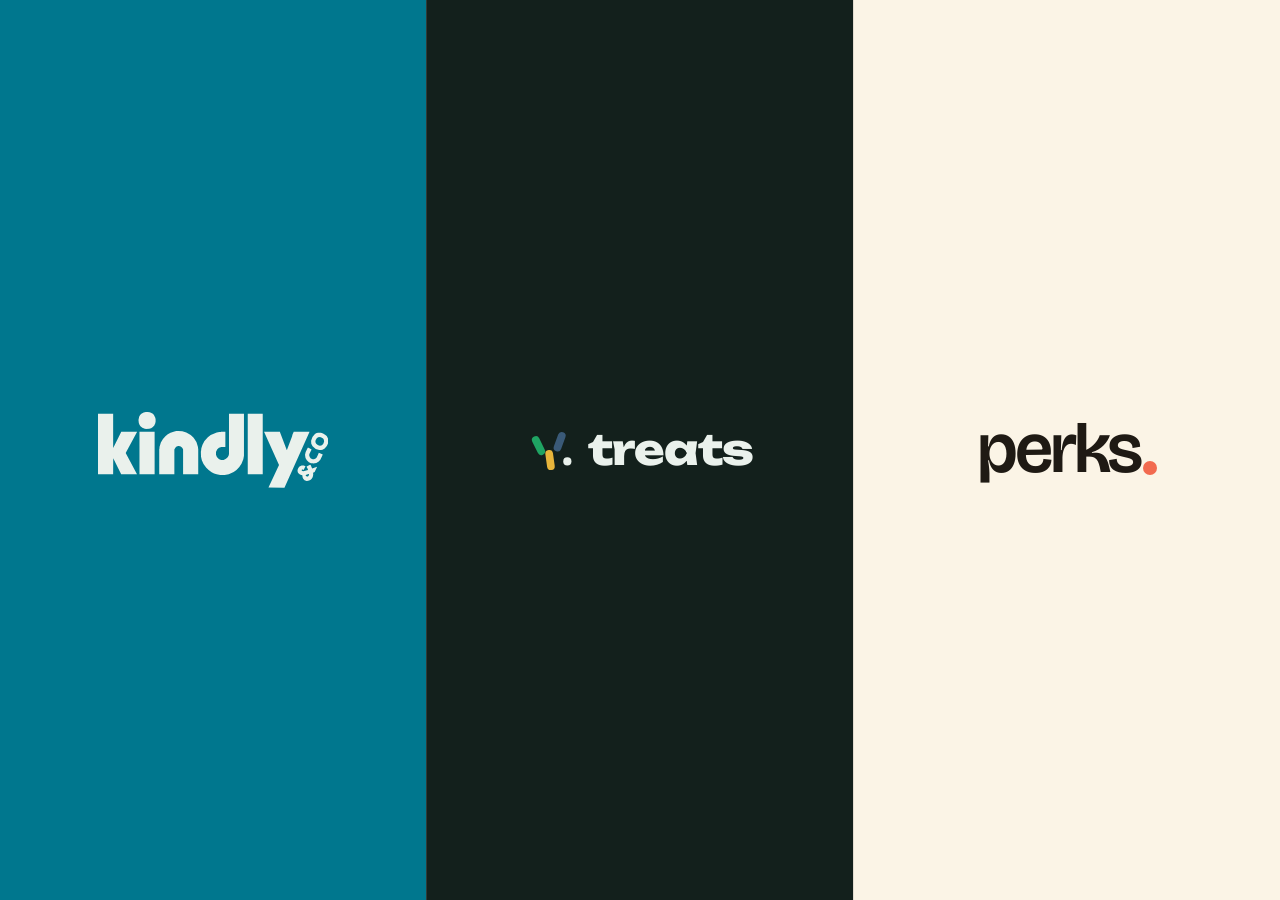
<file: index.html>
<!DOCTYPE html>
<html lang="en">
<head>
  <meta charset="UTF-8">
  <meta name="viewport" content="width=device-width, initial-scale=1.0">
  <title>Treats Group</title>
  <link rel="preconnect" href="https://fonts.googleapis.com">
  <link rel="preconnect" href="https://fonts.gstatic.com" crossorigin>
  <link href="https://fonts.googleapis.com/css2?family=Bricolage+Grotesque:wght@600&family=Unbounded:wght@800&display=block" rel="stylesheet">
  <style>
    *, *::before, *::after { box-sizing: border-box; margin: 0; padding: 0; }

    html, body {
      height: 100%;
      overflow: hidden;
    }

    .hub {
      display: flex;
      height: 100dvh;
    }

    .panel {
      flex: 1;
      display: flex;
      align-items: center;
      justify-content: center;
      text-decoration: none;
      cursor: pointer;
      position: relative;
      overflow: hidden;
      transition: flex 0.4s cubic-bezier(0.4, 0, 0.2, 1);
    }

    .panel::after {
      content: '';
      position: absolute;
      inset: 0;
      opacity: 0;
      transition: opacity 0.3s ease;
    }

    .panel--kindly  { background: #00778E; }
    .panel--treats  { background: #13201C; }
    .panel--perks   { background: #fbf4e6; }

    .panel--kindly::after  { background: rgba(255,255,255,0.08); }
    .panel--treats::after  { background: rgba(255,255,255,0.06); }
    .panel--perks::after   { background: rgba(0,0,0,0.06); }

    .panel:hover { flex: 1.35; }
    .panel:hover::after { opacity: 1; }

    .panel__logo {
      position: relative;
      z-index: 1;
      width: clamp(140px, 18vw, 260px);
      transition: transform 0.35s cubic-bezier(0.4, 0, 0.2, 1);
    }

    .panel:hover .panel__logo {
      transform: scale(1.05);
    }

    /* Inline SVG sizing */
    .panel__logo svg {
      width: 100%;
      height: auto;
      display: block;
    }

    /* Perks logo — HTML/CSS text with em-based dot */
    .panel--perks .panel__logo {
      width: auto;
    }
    .perks-logo {
      font-family: 'Bricolage Grotesque', system-ui, sans-serif;
      font-weight: 600;
      letter-spacing: -0.045em;
      line-height: 0.82;
      font-feature-settings: "ss01";
      color: #1f1a14;
      display: inline-flex;
      align-items: flex-end;
      white-space: nowrap;
      font-size: clamp(52px, 5.5vw, 82px);
    }
    .perks-logo .dot {
      width: 0.2em;
      height: 0.2em;
      border-radius: 50%;
      background: #f26a4f;
      margin-left: 0.035em;
      margin-bottom: 0.06em;
      flex: none;
    }

    /* Dividers */
    .panel + .panel {
      border-left: 1px solid rgba(255,255,255,0.12);
    }
    .panel--perks {
      border-left: 1px solid rgba(0,0,0,0.1) !important;
    }

    /* Mobile: stack vertically */
    @media (max-width: 767px) {
      html, body { overflow: auto; }

      .hub {
        flex-direction: column;
        height: auto;
        min-height: 100dvh;
      }

      .panel {
        flex: none;
        height: 33.33dvh;
        min-height: 200px;
        transition: none;
      }

      .panel:hover { flex: none; }

      .panel + .panel {
        border-left: none;
        border-top: 1px solid rgba(255,255,255,0.12);
      }
      .panel--perks {
        border-left: none !important;
        border-top: 1px solid rgba(0,0,0,0.1) !important;
      }

      .panel__logo {
        width: clamp(120px, 40vw, 220px);
      }
    }
  </style>
</head>
<body>
  <div class="hub">

    <!-- KINDLY -->
    <a class="panel panel--kindly" href="kindly-brand-guidelines/" aria-label="Kindly brand guidelines">
      <div class="panel__logo">
        <svg xmlns="http://www.w3.org/2000/svg" viewBox="0 0 4350 1428" role="img" aria-label="Kindly">
          <path d="M 902.6 0.0 Q 1013.9 -5.6 1056.4 57.5 L 1081.3 107.2 L 1087.5 138.3 L 1087.5 178.7 L 1081.3 212.8 L 1062.6 253.2 L 1030.0 289.0 Q 1005.1 309.1 967.9 316.9 L 902.6 320.0 Q 898.7 313.0 884.0 316.9 L 837.4 298.3 L 801.6 268.8 Q 780.6 244.8 770.6 209.7 L 764.4 150.7 L 776.8 91.7 Q 791.2 56.4 818.7 34.2 L 862.2 9.3 L 902.6 0.0 Z M 0.0 34.2 L 285.9 34.2 L 285.9 675.8 L 289.0 675.8 L 439.7 372.9 L 734.8 372.9 L 736.4 377.5 L 525.1 769.0 L 525.1 778.3 L 736.4 1174.5 L 436.6 1174.5 L 435.0 1169.8 L 287.4 873.1 L 285.9 1174.5 L 1.6 1174.5 L 0.0 1172.9 L 0.0 34.2 Z M 2473.3 34.2 L 2756.0 34.2 L 2756.0 828.1 L 2743.6 893.3 L 2709.4 977.2 Q 2672.0 1045.4 2614.7 1093.7 Q 2554.6 1147.1 2468.6 1174.5 L 2390.9 1190.0 L 2307.1 1190.0 L 2241.8 1177.6 Q 2188.7 1162.4 2145.5 1137.2 Q 2087.9 1103.1 2044.5 1054.9 Q 1989.7 994.7 1960.6 908.8 L 1945.1 843.6 L 1942.0 744.2 L 1945.1 741.1 L 1951.3 685.1 L 1973.0 619.9 Q 2009.8 535.5 2074.0 478.5 Q 2141.5 415.5 2241.8 385.3 L 2291.5 376.0 L 2319.5 376.0 L 2322.6 372.9 L 2404.9 372.9 L 2404.9 657.2 L 2403.4 658.7 L 2328.8 658.7 Q 2278.2 668.7 2252.7 703.8 L 2230.9 744.2 L 2227.8 759.7 L 2227.8 806.3 Q 2239.5 856.8 2276.0 882.4 Q 2296.0 898.1 2325.7 904.2 L 2372.3 904.2 Q 2422.8 892.5 2448.4 856.0 L 2467.1 821.8 L 2473.3 793.9 L 2473.3 34.2 Z M 2827.5 34.2 L 3108.7 34.2 L 3110.3 35.7 L 3110.3 1174.5 L 2829.1 1174.5 L 2827.5 1172.9 L 2827.5 34.2 Z M 1514.7 357.3 L 1592.4 363.5 L 1667.0 385.3 Q 1750.5 421.4 1805.3 486.3 Q 1868.4 555.2 1889.1 666.5 Q 1883.7 685.9 1892.3 691.3 L 1892.3 1174.5 L 1606.4 1174.5 L 1606.4 706.9 Q 1596.8 676.1 1573.8 658.7 Q 1553.6 641.6 1514.7 643.2 Q 1479.5 649.9 1460.4 672.7 L 1441.7 710.0 L 1441.7 1177.6 L 1155.9 1177.6 L 1155.9 700.7 L 1159.0 697.6 L 1162.1 654.1 L 1186.9 576.4 Q 1219.1 506.0 1272.4 456.8 Q 1314.5 418.1 1368.7 391.5 L 1443.3 366.6 L 1477.4 360.4 L 1511.6 360.4 L 1514.7 357.3 Z M 783.0 372.9 L 1068.9 372.9 L 1068.9 1174.5 L 783.0 1174.5 L 783.0 372.9 Z M 3135.1 372.9 L 3434.9 372.9 L 3436.5 380.6 L 3565.4 724.0 L 3663.3 461.4 L 3672.6 427.2 L 3695.9 372.9 L 3991.1 372.9 L 3992.7 377.5 L 3520.4 1429.3 L 3219.0 1427.7 L 3417.9 1002.1 L 3135.1 372.9 Z M 4152.7 391.5 L 4208.6 391.5 L 4249.0 403.9 Q 4291.5 422.0 4318.9 455.2 L 4346.9 508.0 L 4350.0 567.1 Q 4335.2 648.6 4280.1 689.8 L 4239.7 711.5 L 4211.7 717.8 L 4177.6 717.8 Q 4093.6 703.8 4051.7 647.8 L 4026.9 598.1 L 4023.8 542.2 Q 4037.7 464.5 4087.4 422.6 Q 4112.5 399.4 4152.7 391.5 Z M 4171.3 472.3 L 4208.6 475.4 L 4250.6 501.8 Q 4269.5 520.2 4269.2 557.7 Q 4262.2 600.5 4233.5 621.4 Q 4214.8 640.1 4171.3 633.9 Q 4139.1 624.1 4120.1 601.2 Q 4105.8 584.4 4104.5 554.6 L 4110.8 526.7 L 4134.1 490.9 L 4171.3 472.3 Z M 3960.1 674.3 L 3975.6 677.4 L 4033.1 706.9 L 3995.8 781.4 Q 3986.1 798.1 3989.6 828.1 Q 3996.9 859.6 4019.1 876.2 L 4053.3 891.8 L 4078.1 891.8 Q 4115.0 883.5 4132.5 856.0 L 4169.8 770.6 L 4244.4 803.2 L 4200.9 896.4 L 4168.2 935.3 Q 4130.4 970.5 4059.5 972.5 L 4056.4 969.4 L 4022.2 966.3 L 3981.8 947.7 L 3943.0 911.9 Q 3910.3 874.7 3908.8 806.3 L 3921.2 753.5 L 3960.1 674.3 Z M 4003.6 997.4 L 4014.4 1002.1 L 4043.9 1065.8 L 4137.2 1031.6 L 4135.6 1036.2 L 4090.6 1134.1 L 4061.0 1145.0 L 4064.1 1182.3 L 4054.8 1225.8 Q 4041.9 1259.4 4016.0 1280.1 Q 3990.2 1304.0 3938.3 1301.9 Q 3894.5 1292.9 3874.6 1259.9 L 3862.2 1232.0 L 3859.1 1197.8 L 3854.4 1193.1 Q 3806.4 1188.3 3784.5 1157.4 Q 3762.8 1137.2 3769.0 1089.1 Q 3778.6 1050.6 3804.7 1028.5 L 3845.1 1009.8 L 3885.5 1009.8 L 3918.1 1023.8 L 3882.4 1093.7 Q 3874.1 1084.9 3854.4 1087.5 Q 3844.3 1089.8 3846.6 1104.6 Q 3857.8 1122.9 3894.8 1115.5 L 3964.7 1093.7 L 3961.6 1076.6 L 3939.9 1036.2 L 3939.9 1028.5 L 4003.6 997.4 Z M 3975.6 1171.4 Q 3989.8 1167.2 3983.4 1185.4 Q 3979.9 1208.3 3963.2 1218.0 Q 3931.9 1222.9 3924.3 1204.0 L 3921.2 1190.0 L 3975.6 1171.4 Z" fill="#EAF1EC" fill-rule="evenodd"/>
        </svg>
      </div>
    </a>

    <!-- TREATS -->
    <a class="panel panel--treats" href="treats-brand-guidelines/" aria-label="Treats brand guidelines">
      <div class="panel__logo">
        <svg xmlns="http://www.w3.org/2000/svg" viewBox="0 0 479 116" role="img" aria-label="treats">
          <g transform="translate(8 8.0)">
            <g transform="rotate(-26 20 41)"><rect x="12" y="20" width="16" height="42" rx="8" fill="#1FA463"/></g>
            <g transform="rotate(20 64 33)"><rect x="56" y="12" width="16" height="42" rx="8" fill="#3A5A78"/></g>
            <g transform="rotate(-8 44 71)"><rect x="36" y="50" width="16" height="42" rx="8" fill="#E8B53B"/></g>
            <circle cx="80" cy="74" r="8.5" fill="#EAF1EC"/>
          </g>
          <text x="130" y="88.6" font-family="Unbounded, sans-serif" font-weight="800" font-size="86" letter-spacing="-2.58" fill="#EAF1EC">treats</text>
        </svg>
      </div>
    </a>

    <!-- PERKS -->
    <a class="panel panel--perks" href="perks-brand-guidelines/" aria-label="Perks brand guidelines">
      <div class="panel__logo">
        <span class="perks-logo">perks<i class="dot"></i></span>
      </div>
    </a>

  </div>
</body>
</html>
</file>
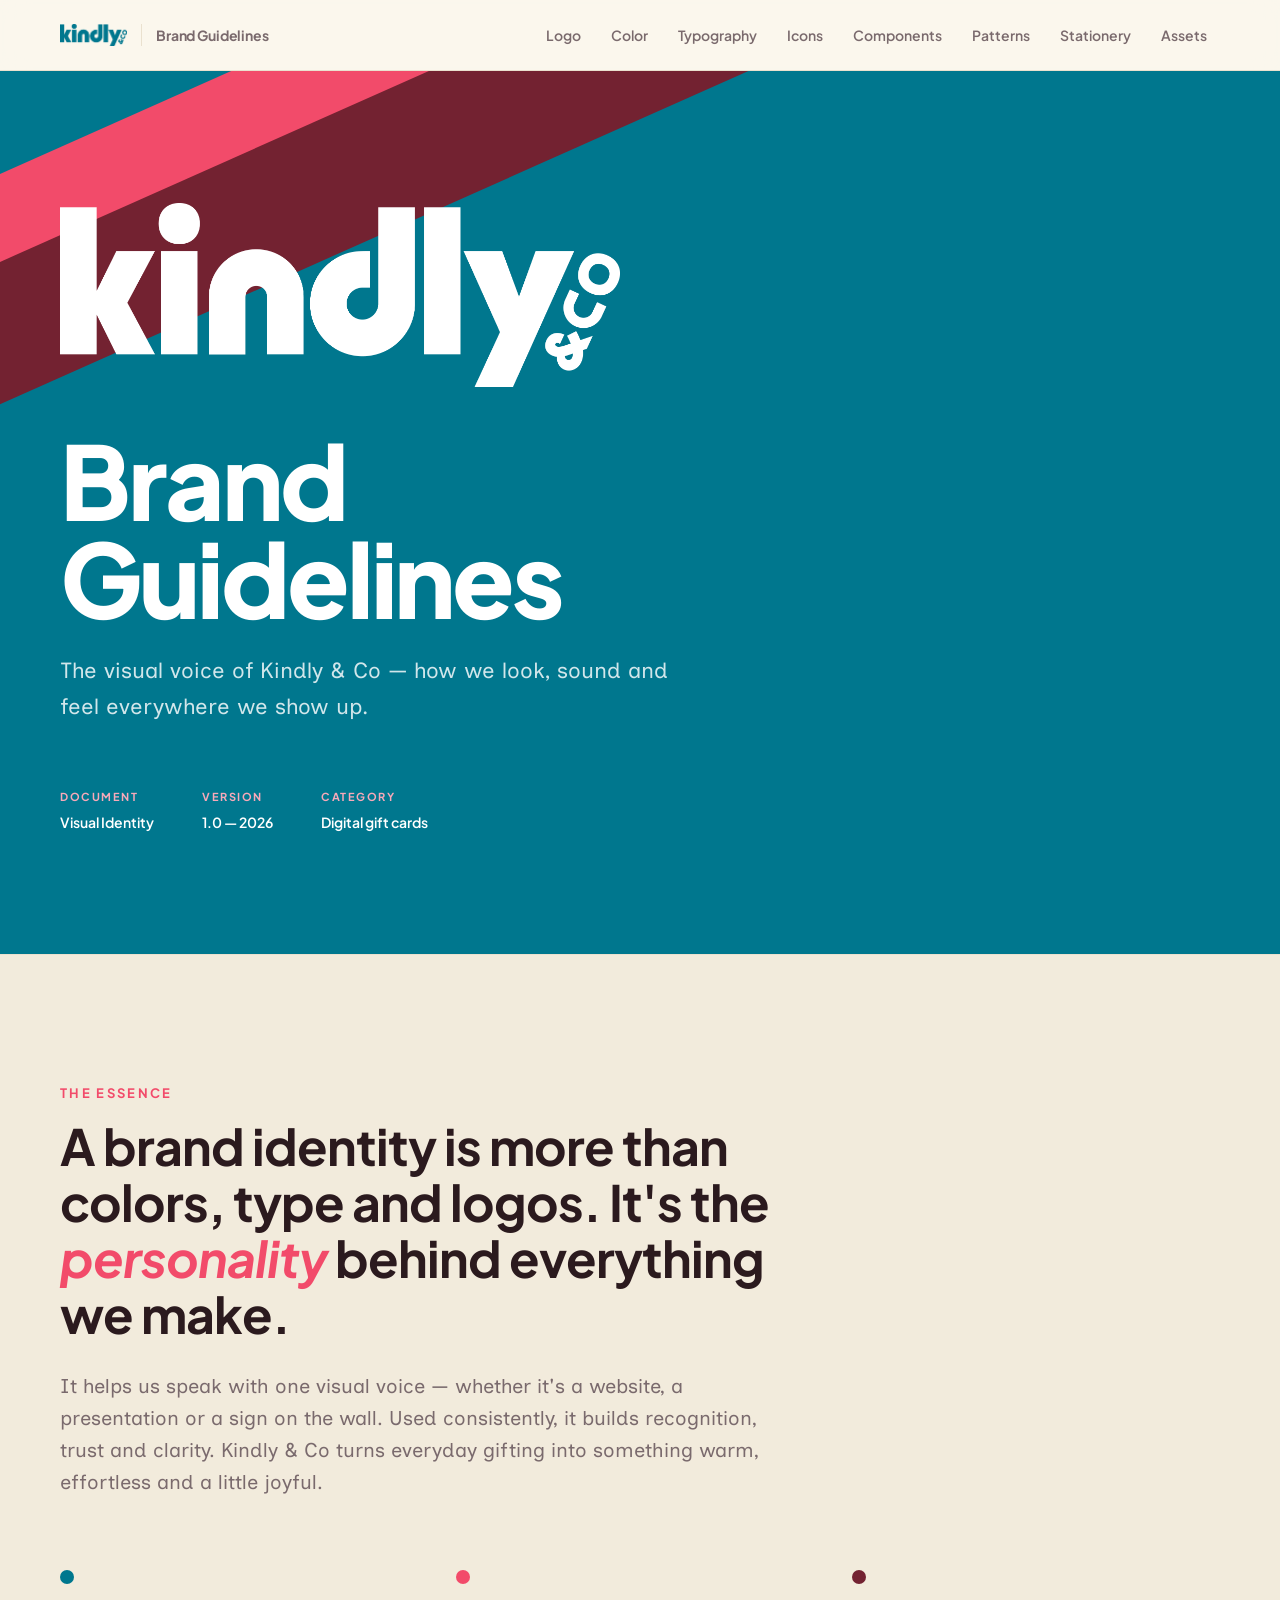
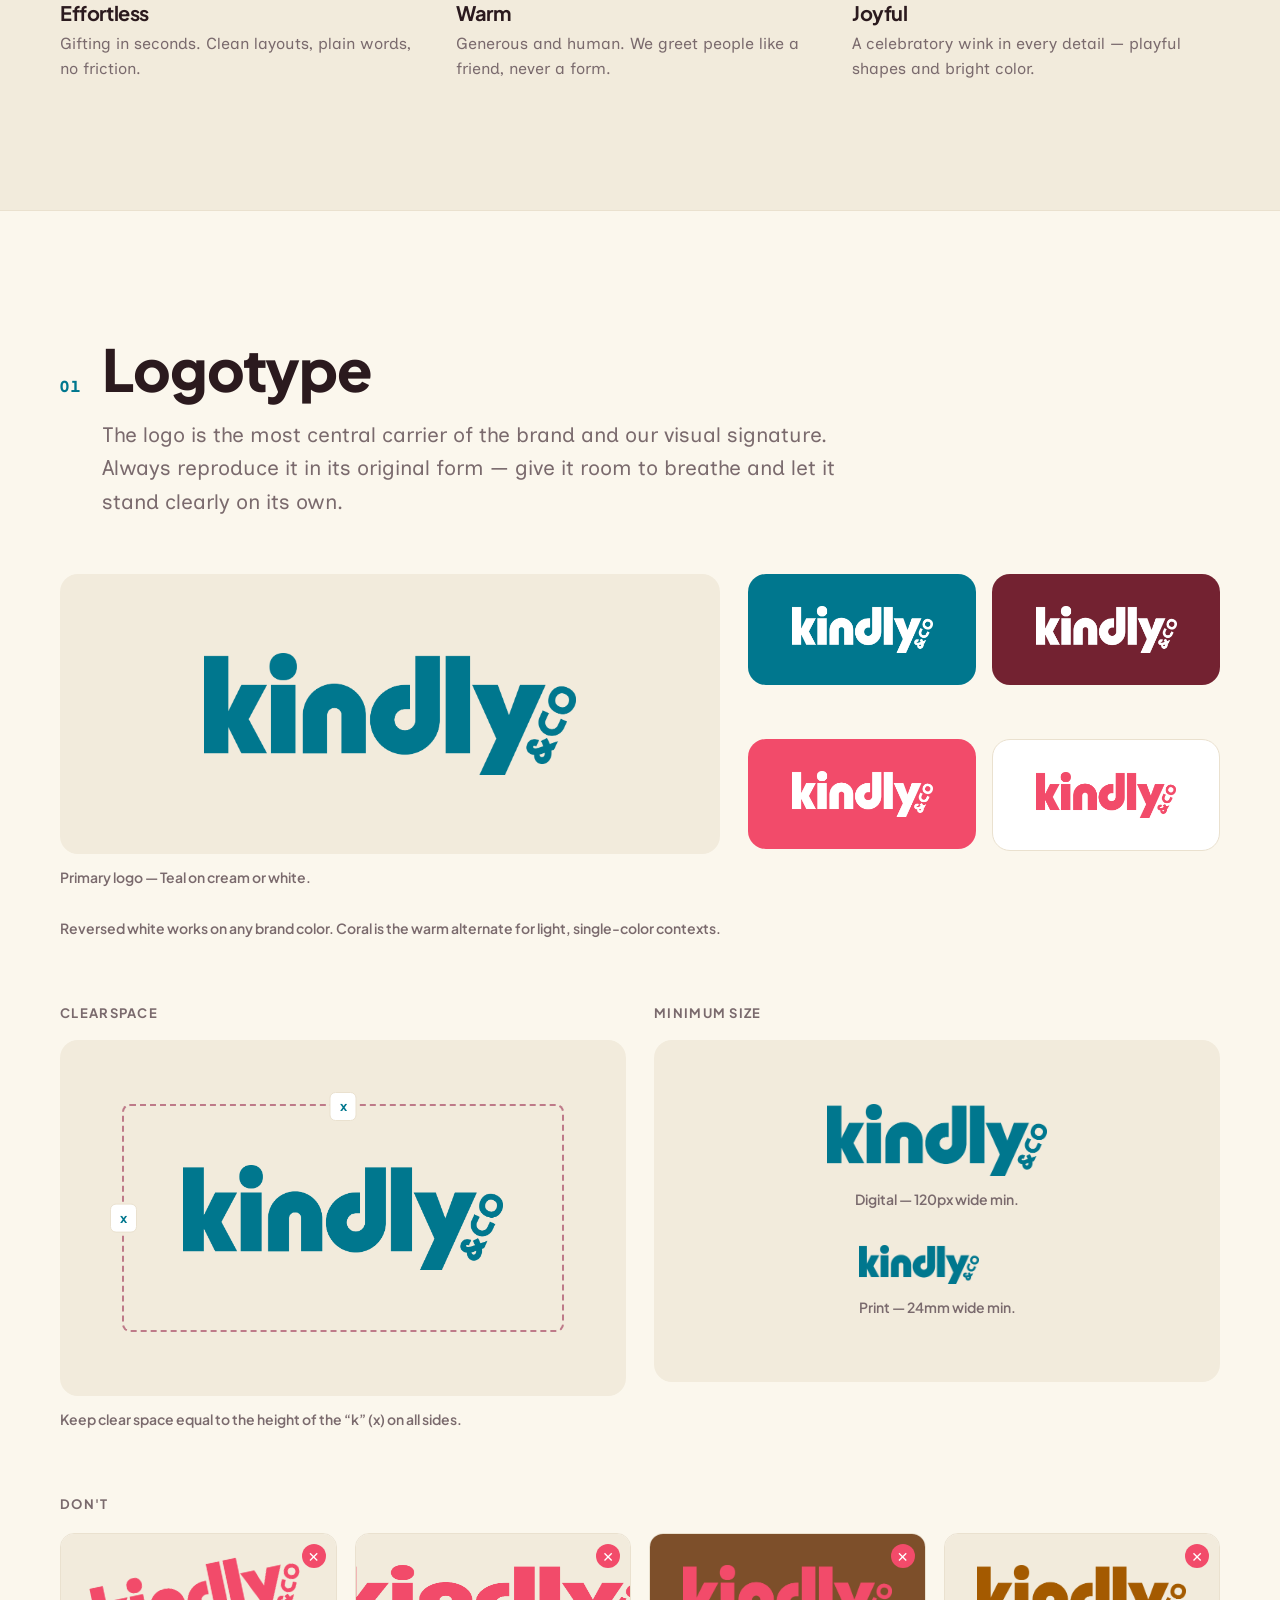
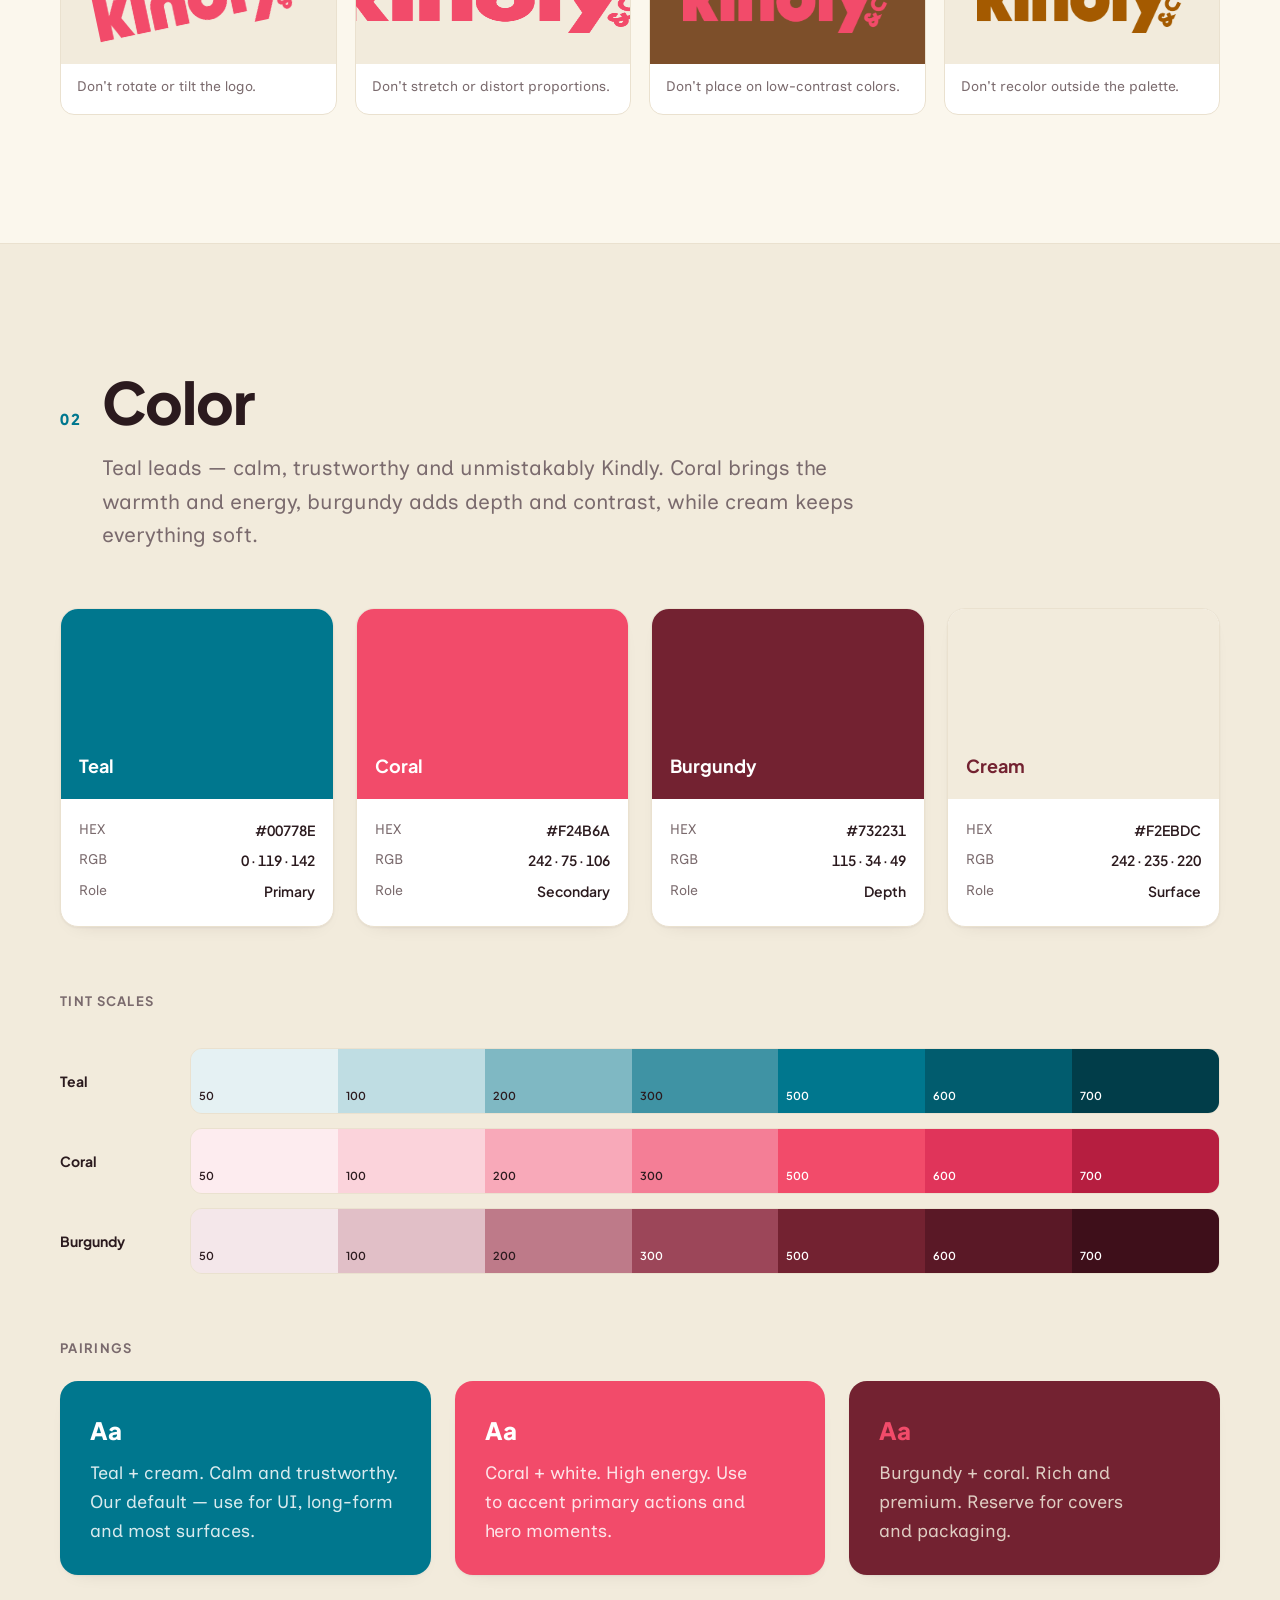
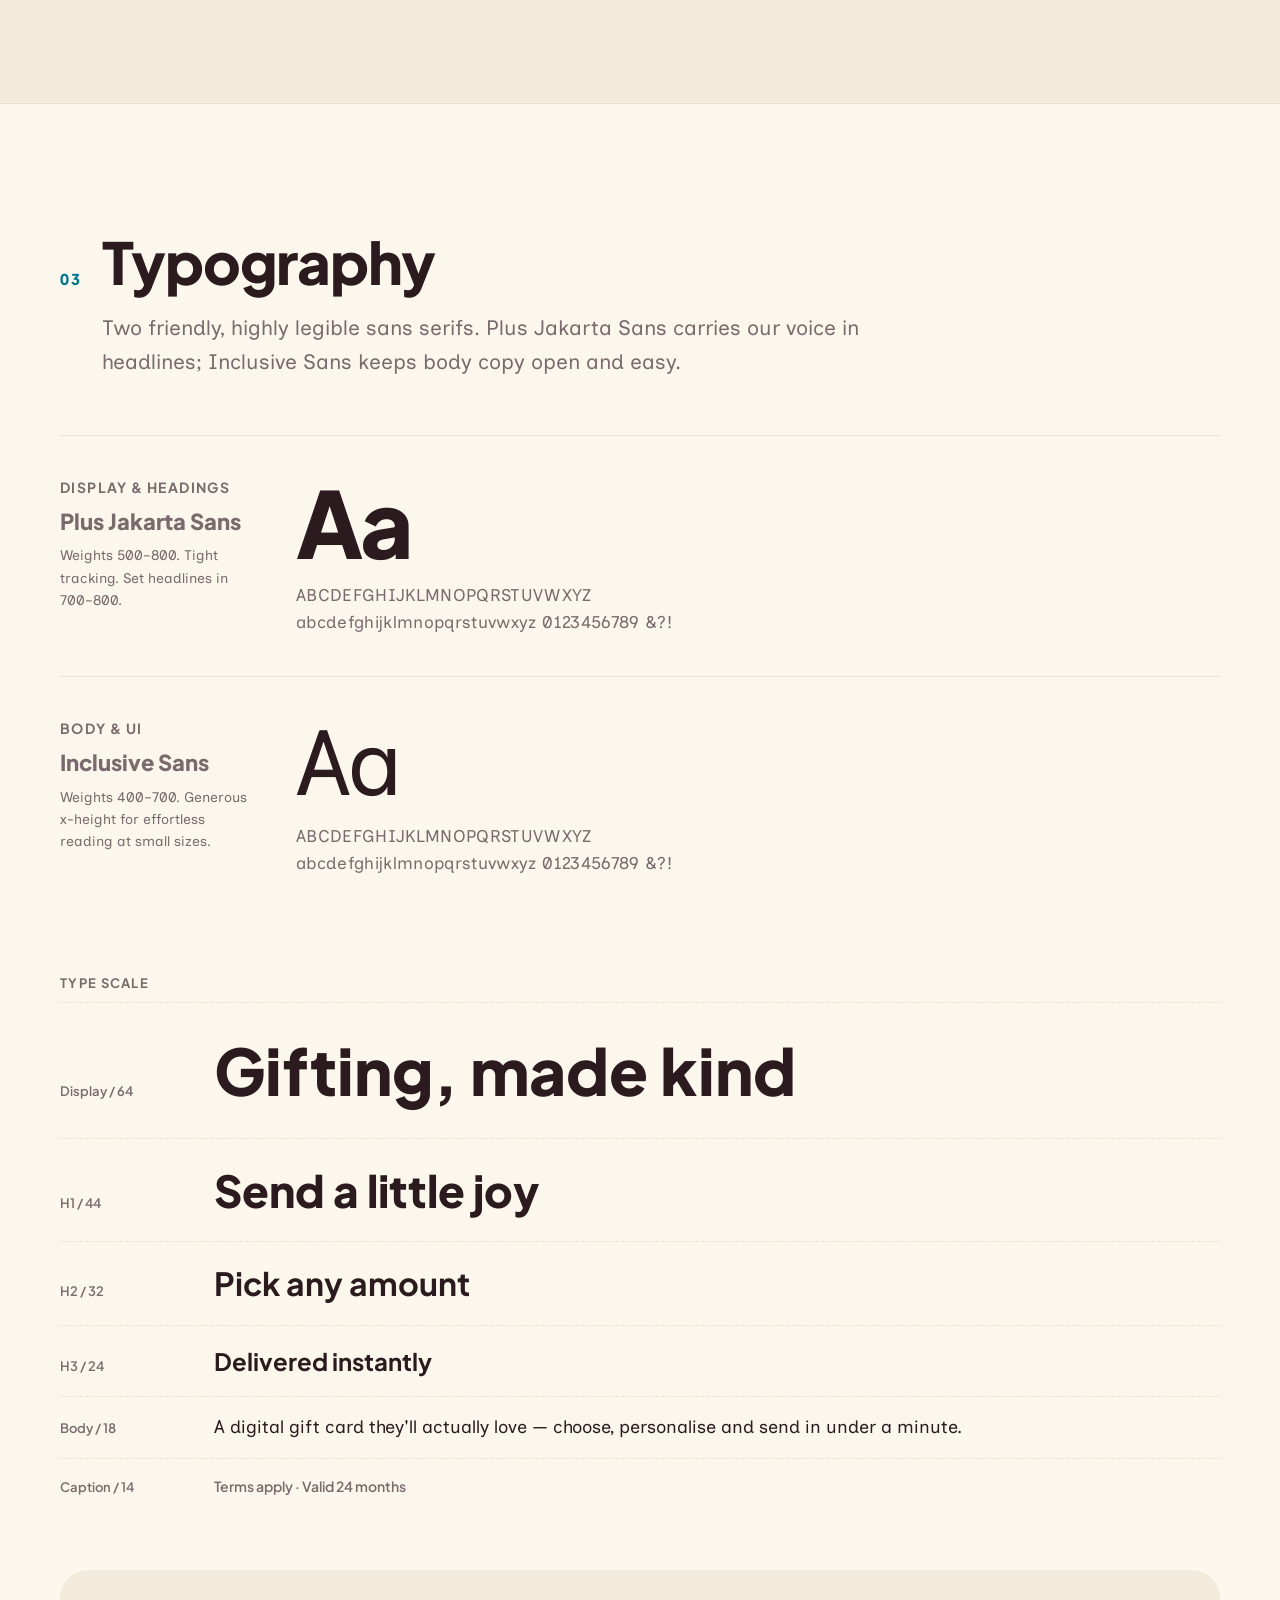
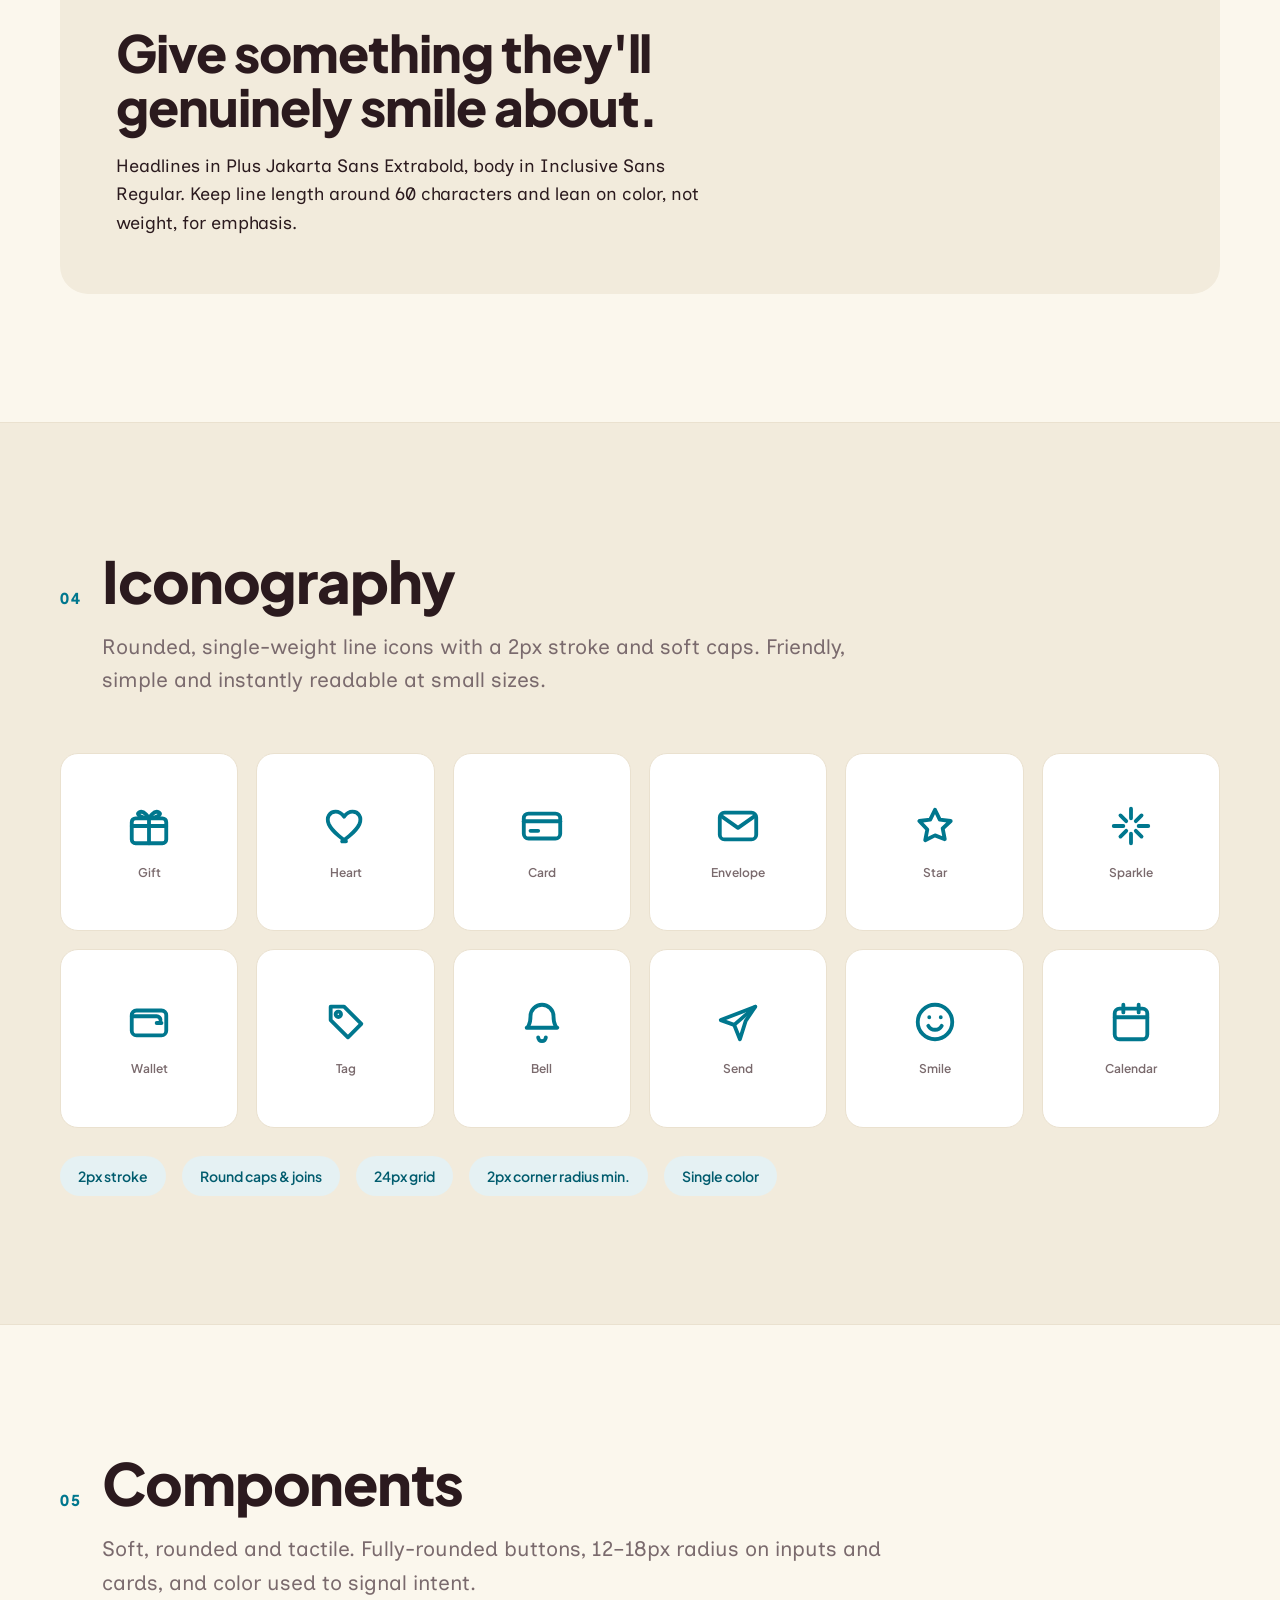
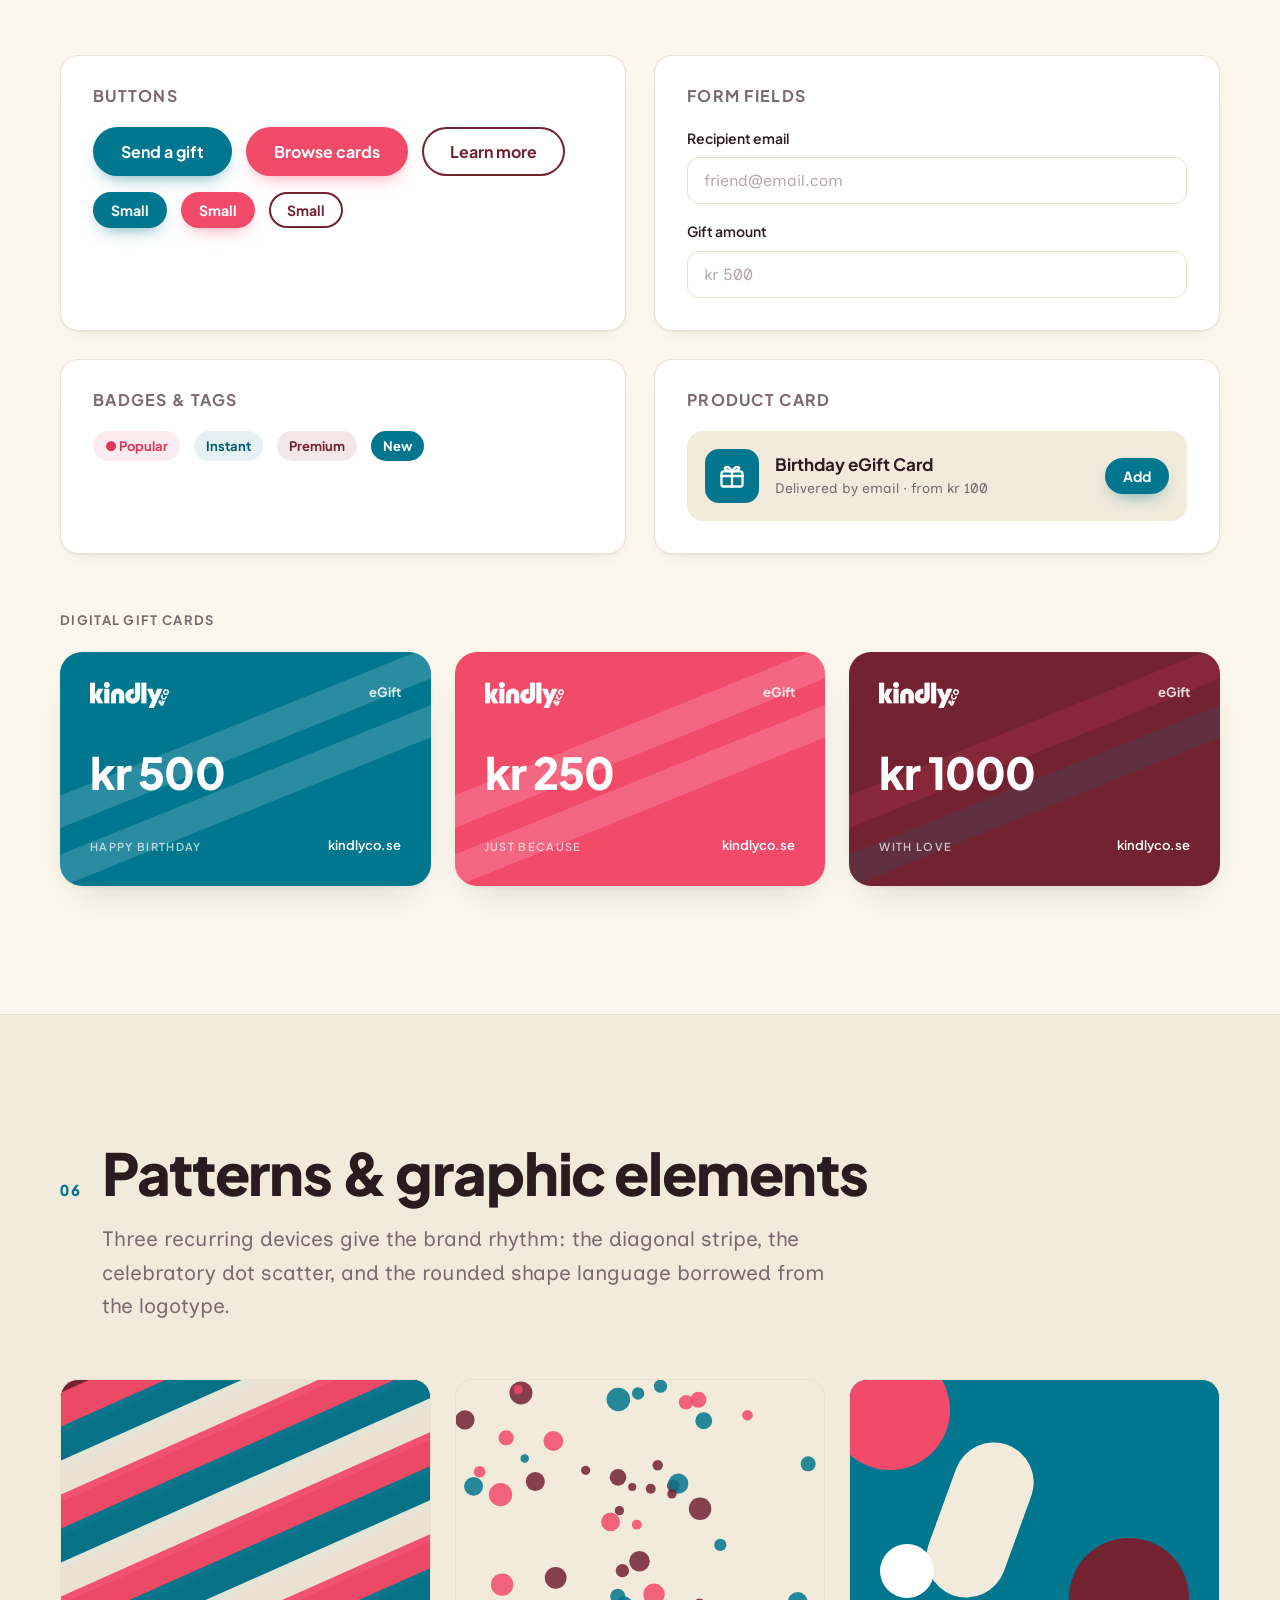
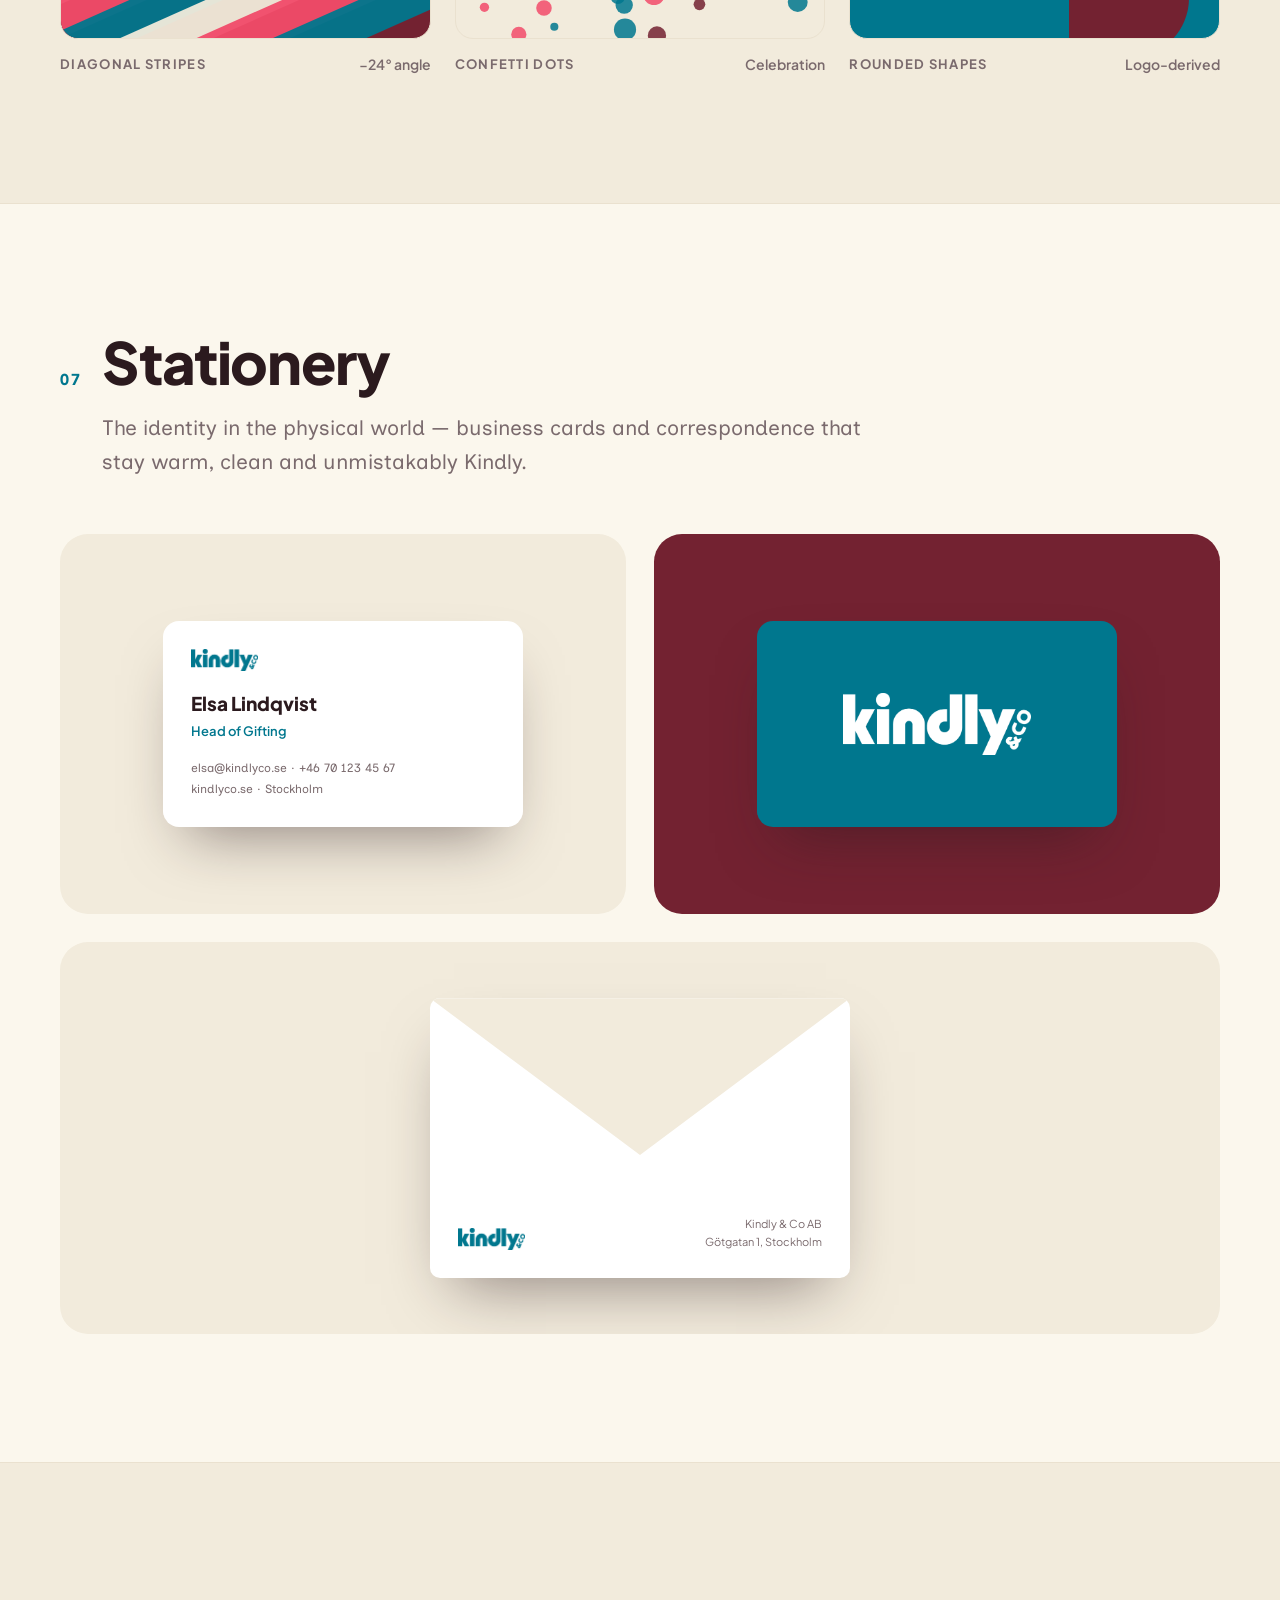
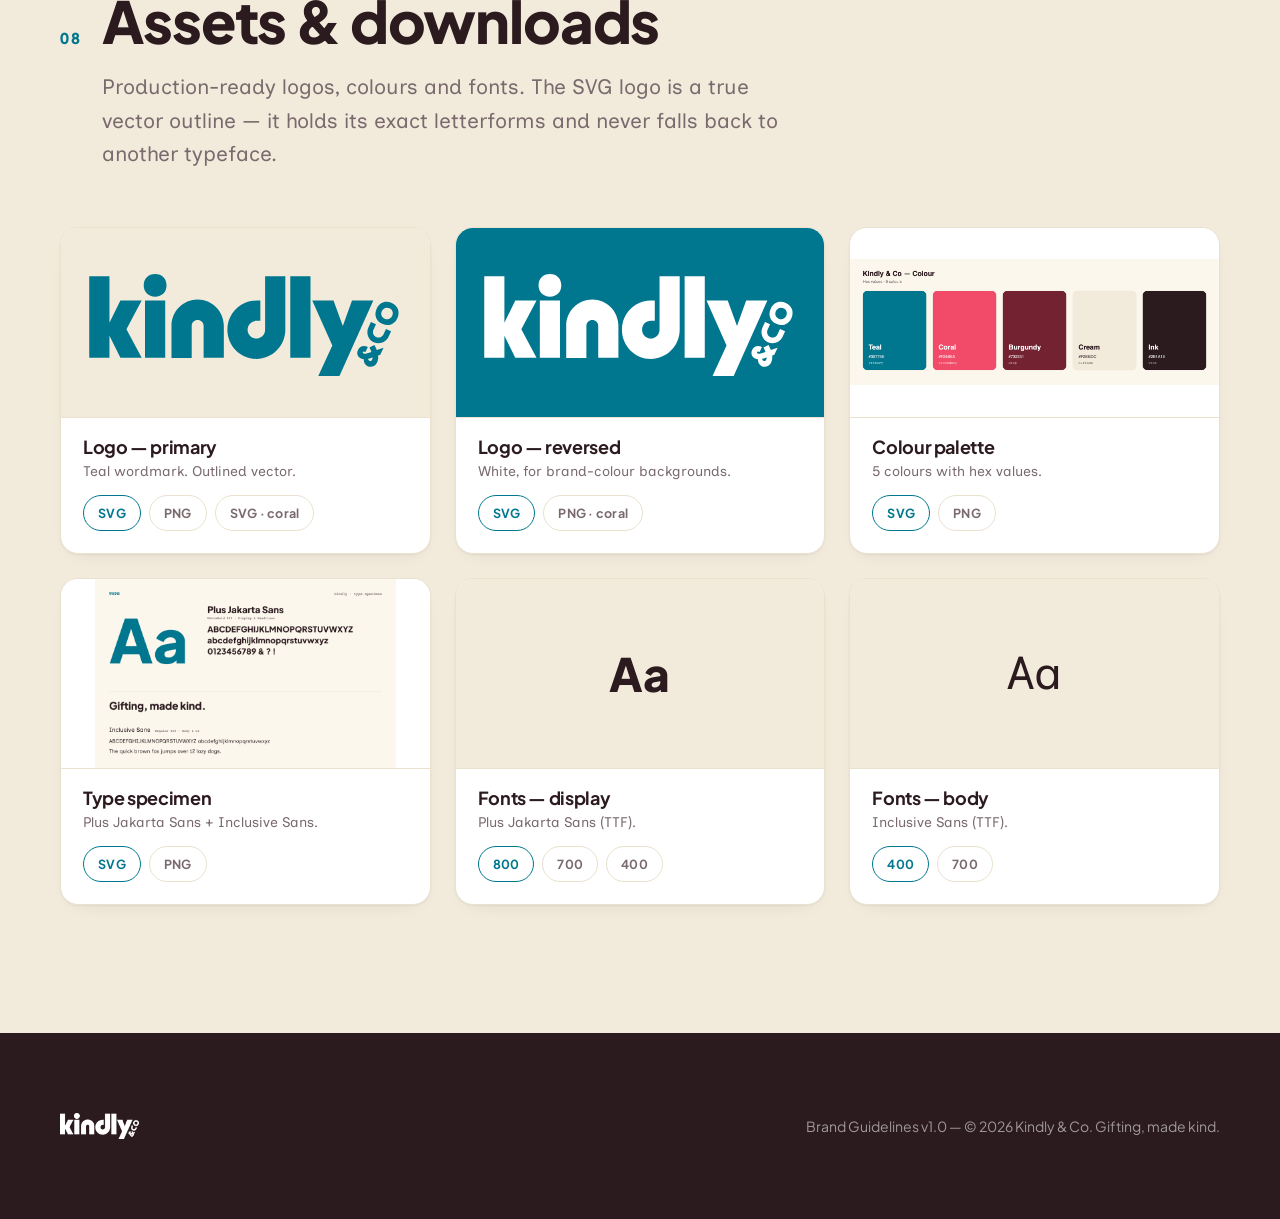
<file: kindly-brand-guidelines/index.html>
<!DOCTYPE html>
<html lang="en">
<head>
<meta charset="UTF-8">
<meta name="viewport" content="width=device-width, initial-scale=1.0">
<title>Kindly &amp; Co — Brand Guidelines</title>
<link rel="stylesheet" href="styles.css">
</head>
<body>

<!-- ============ TOP BAR ============ -->
<header class="topbar">
  <div class="wrap">
    <div class="brand">
      <img src="assets/logo-teal.png" alt="Kindly & Co">
      <span>Brand Guidelines</span>
    </div>
    <nav class="topnav">
      <a href="#logo">Logo</a>
      <a href="#color">Color</a>
      <a href="#type">Typography</a>
      <a href="#icons">Icons</a>
      <a href="#ui">Components</a>
      <a href="#patterns">Patterns</a>
      <a href="#stationery">Stationery</a>
      <a href="#downloads">Assets</a>
    </nav>
  </div>
</header>

<!-- ============ COVER ============ -->
<section class="cover" data-screen-label="Cover">
  <div class="stripes"></div>
  <div class="cover-inner">
    <img class="cover-logo" src="assets/logo-white.png" alt="Kindly & Co">
    <h1>Brand<br>Guidelines</h1>
    <p class="sub">The visual voice of Kindly&nbsp;&amp;&nbsp;Co — how we look, sound and feel everywhere we show up.</p>
    <div class="cover-meta">
      <div><b>Document</b><span>Visual Identity</span></div>
      <div><b>Version</b><span>1.0 — 2026</span></div>
      <div><b>Category</b><span>Digital gift cards</span></div>
    </div>
  </div>
</section>

<!-- ============ MANIFESTO ============ -->
<section class="manifesto" data-screen-label="Essence">
  <div class="wrap">
    <p class="eyebrow">The essence</p>
    <p class="big">A brand identity is more than colors, type and logos. It's the <em>personality</em> behind everything we make.</p>
    <p style="max-width:62ch;margin-top:28px;font-size:20px;color:var(--ink-soft)">
      It helps us speak with one visual voice — whether it's a website, a presentation or a sign on the wall.
      Used consistently, it builds recognition, trust and clarity. Kindly&nbsp;&amp;&nbsp;Co turns everyday gifting
      into something warm, effortless and a little joyful.
    </p>

    <div class="principles">
      <div class="principle">
        <div class="dot" style="background:var(--teal)"></div>
        <h4>Effortless</h4>
        <p>Gifting in seconds. Clean layouts, plain words, no friction.</p>
      </div>
      <div class="principle">
        <div class="dot" style="background:var(--coral)"></div>
        <h4>Warm</h4>
        <p>Generous and human. We greet people like a friend, never a form.</p>
      </div>
      <div class="principle">
        <div class="dot" style="background:var(--burgundy)"></div>
        <h4>Joyful</h4>
        <p>A celebratory wink in every detail — playful shapes and bright color.</p>
      </div>
    </div>
  </div>
</section>

<!-- ============ LOGO ============ -->
<section id="logo" data-screen-label="Logo">
  <div class="wrap">
    <div class="sec-head">
      <div class="sec-num">01</div>
      <div class="sec-titles">
        <h2>Logotype</h2>
        <p class="lede">The logo is the most central carrier of the brand and our visual signature. Always reproduce it in its original form — give it room to breathe and let it stand clearly on its own.</p>
      </div>
    </div>

    <!-- Primary + variants -->
    <div class="logo-hero">
      <div>
        <div class="logo-stage bg-cream"><img src="assets/logo-teal.png" alt="Primary Kindly & Co logo"></div>
        <p class="cap">Primary logo — Teal on cream or white.</p>
      </div>
      <div class="logo-variants">
        <div>
          <div class="logo-stage bg-teal"><img src="assets/logo-white.png" alt=""></div>
        </div>
        <div>
          <div class="logo-stage bg-burg"><img src="assets/logo-white.png" alt=""></div>
        </div>
        <div>
          <div class="logo-stage bg-coral"><img src="assets/logo-white.png" alt=""></div>
        </div>
        <div>
          <div class="logo-stage bg-white"><img src="assets/logo-coral.png" alt=""></div>
        </div>
      </div>
    </div>
    <p class="cap" style="margin-bottom:64px">Reversed white works on any brand color. Coral is the warm alternate for light, single-color contexts.</p>

    <!-- Clearspace + min size -->
    <div class="grid-2" style="align-items:stretch">
      <div>
        <p class="label" style="margin-bottom:16px">Clearspace</p>
        <div class="clearspace">
          <div class="frame">
            <img src="assets/logo-teal.png" alt="">
            <span class="cs-tag" style="top:-12px;left:50%;transform:translateX(-50%)">x</span>
            <span class="cs-tag" style="left:-12px;top:50%;transform:translateY(-50%)">x</span>
          </div>
        </div>
        <p class="cap">Keep clear space equal to the height of the “k” (x) on all sides.</p>
      </div>
      <div>
        <p class="label" style="margin-bottom:16px">Minimum size</p>
        <div class="clearspace" style="flex-direction:column;gap:34px;align-items:center">
          <div style="text-align:center">
            <img src="assets/logo-teal.png" style="width:220px" alt="">
            <p class="cap">Digital — 120px wide min.</p>
          </div>
          <div style="text-align:center">
            <img src="assets/logo-teal.png" style="width:120px" alt="">
            <p class="cap">Print — 24mm wide min.</p>
          </div>
        </div>
      </div>
    </div>

    <!-- Misuse -->
    <p class="label" style="margin:64px 0 18px">Don't</p>
    <div class="misuse">
      <div class="dont">
        <div class="vis"><span class="x">✕</span><img src="assets/logo-coral.png" style="transform:rotate(-12deg)" alt=""></div>
        <p>Don't rotate or tilt the logo.</p>
      </div>
      <div class="dont">
        <div class="vis"><span class="x">✕</span><img src="assets/logo-coral.png" style="transform:scaleX(1.5)" alt=""></div>
        <p>Don't stretch or distort proportions.</p>
      </div>
      <div class="dont">
        <div class="vis" style="background:#7d4f2a"><span class="x">✕</span><img src="assets/logo-coral.png" alt=""></div>
        <p>Don't place on low-contrast colors.</p>
      </div>
      <div class="dont">
        <div class="vis"><span class="x">✕</span><img src="assets/logo-teal.png" style="filter:hue-rotate(220deg) saturate(1.6)" alt=""></div>
        <p>Don't recolor outside the palette.</p>
      </div>
    </div>
  </div>
</section>

<!-- ============ COLOR ============ -->
<section id="color" class="manifesto" data-screen-label="Color">
  <div class="wrap">
    <div class="sec-head">
      <div class="sec-num">02</div>
      <div class="sec-titles">
        <h2>Color</h2>
        <p class="lede">Teal leads — calm, trustworthy and unmistakably Kindly. Coral brings the warmth and energy, burgundy adds depth and contrast, while cream keeps everything soft.</p>
      </div>
    </div>

    <div class="swatches">
      <div class="swatch">
        <div class="chip" style="background:var(--teal)"><span class="nm" style="color:#fff">Teal</span></div>
        <div class="meta">
          <div class="row"><span>HEX</span><span>#00778E</span></div>
          <div class="row"><span>RGB</span><span>0 · 119 · 142</span></div>
          <div class="row"><span>Role</span><span>Primary</span></div>
        </div>
      </div>
      <div class="swatch">
        <div class="chip" style="background:var(--coral)"><span class="nm" style="color:#fff">Coral</span></div>
        <div class="meta">
          <div class="row"><span>HEX</span><span>#F24B6A</span></div>
          <div class="row"><span>RGB</span><span>242 · 75 · 106</span></div>
          <div class="row"><span>Role</span><span>Secondary</span></div>
        </div>
      </div>
      <div class="swatch">
        <div class="chip" style="background:var(--burgundy)"><span class="nm" style="color:#fff">Burgundy</span></div>
        <div class="meta">
          <div class="row"><span>HEX</span><span>#732231</span></div>
          <div class="row"><span>RGB</span><span>115 · 34 · 49</span></div>
          <div class="row"><span>Role</span><span>Depth</span></div>
        </div>
      </div>
      <div class="swatch">
        <div class="chip" style="background:var(--cream)"><span class="nm" style="color:var(--burgundy)">Cream</span></div>
        <div class="meta">
          <div class="row"><span>HEX</span><span>#F2EBDC</span></div>
          <div class="row"><span>RGB</span><span>242 · 235 · 220</span></div>
          <div class="row"><span>Role</span><span>Surface</span></div>
        </div>
      </div>
    </div>

    <!-- Tints -->
    <p class="label" style="margin:64px 0 22px">Tint scales</p>
    <div class="tints">
      <div class="tint-row">
        <div class="nm">Teal</div>
        <div class="tint-strip">
          <div style="background:#E5F1F3">50</div><div style="background:#BFDDE3">100</div><div style="background:#7FB8C3">200</div>
          <div style="background:#3F93A4">300</div><div style="background:#00778E;color:#fff">500</div><div style="background:#015C6E;color:#fff">600</div><div style="background:#013D49;color:#fff">700</div>
        </div>
      </div>
      <div class="tint-row">
        <div class="nm">Coral</div>
        <div class="tint-strip">
          <div style="background:#FDECEF">50</div><div style="background:#FBD3DB">100</div><div style="background:#F8A9B9">200</div>
          <div style="background:#F47E96">300</div><div style="background:#F24B6A;color:#fff">500</div><div style="background:#E0345A;color:#fff">600</div><div style="background:#B61E40;color:#fff">700</div>
        </div>
      </div>
      <div class="tint-row">
        <div class="nm">Burgundy</div>
        <div class="tint-strip">
          <div style="background:#F4E7EA">50</div><div style="background:#E1BFC7">100</div><div style="background:#BE7A89">200</div>
          <div style="background:#9C4659;color:#fff">300</div><div style="background:#732231;color:#fff">500</div><div style="background:#5A1826;color:#fff">600</div><div style="background:#3E0F1A;color:#fff">700</div>
        </div>
      </div>
    </div>

    <!-- combinations -->
    <p class="label" style="margin:64px 0 22px">Pairings</p>
    <div class="grid-3">
      <div class="card" style="background:var(--teal);color:#fff;padding:30px;border:none">
        <p style="font-family:var(--font-display);font-weight:800;font-size:24px">Aa</p>
        <p style="margin-top:10px;opacity:.85">Teal + cream. Calm and trustworthy. Our default — use for UI, long-form and most surfaces.</p>
      </div>
      <div class="card" style="background:var(--coral);color:#fff;padding:30px;border:none">
        <p style="font-family:var(--font-display);font-weight:800;font-size:24px">Aa</p>
        <p style="margin-top:10px;opacity:.85">Coral + white. High energy. Use to accent primary actions and hero moments.</p>
      </div>
      <div class="card" style="background:var(--burgundy);color:var(--cream);padding:30px;border:none">
        <p style="font-family:var(--font-display);font-weight:800;font-size:24px;color:var(--coral)">Aa</p>
        <p style="margin-top:10px;opacity:.85">Burgundy + coral. Rich and premium. Reserve for covers and packaging.</p>
      </div>
    </div>
  </div>
</section>

<!-- ============ TYPOGRAPHY ============ -->
<section id="type" data-screen-label="Typography">
  <div class="wrap">
    <div class="sec-head">
      <div class="sec-num">03</div>
      <div class="sec-titles">
        <h2>Typography</h2>
        <p class="lede">Two friendly, highly legible sans serifs. Plus Jakarta Sans carries our voice in headlines; Inclusive Sans keeps body copy open and easy.</p>
      </div>
    </div>

    <div class="type-block">
      <div class="type-meta">
        <p class="label">Display &amp; Headings</p>
        <p class="fam">Plus Jakarta Sans</p>
        <p>Weights 500–800. Tight tracking. Set headlines in 700–800.</p>
      </div>
      <div>
        <div class="specimen-aa">Aa</div>
        <p class="glyphs">ABCDEFGHIJKLMNOPQRSTUVWXYZ<br>abcdefghijklmnopqrstuvwxyz 0123456789 &amp;?!</p>
      </div>
    </div>

    <div class="type-block">
      <div class="type-meta">
        <p class="label">Body &amp; UI</p>
        <p class="fam">Inclusive Sans</p>
        <p>Weights 400–700. Generous x-height for effortless reading at small sizes.</p>
      </div>
      <div>
        <div class="specimen-aa body">Aa</div>
        <p class="glyphs" style="font-family:var(--font-body)">ABCDEFGHIJKLMNOPQRSTUVWXYZ<br>abcdefghijklmnopqrstuvwxyz 0123456789 &amp;?!</p>
      </div>
    </div>

    <!-- type scale -->
    <p class="label" style="margin:56px 0 8px">Type scale</p>
    <div>
      <div class="scale-row"><div class="tag">Display / 64</div><div class="demo" style="font-size:64px;font-weight:800">Gifting, made kind</div></div>
      <div class="scale-row"><div class="tag">H1 / 44</div><div class="demo" style="font-size:44px;font-weight:800">Send a little joy</div></div>
      <div class="scale-row"><div class="tag">H2 / 32</div><div class="demo" style="font-size:32px;font-weight:700">Pick any amount</div></div>
      <div class="scale-row"><div class="tag">H3 / 24</div><div class="demo" style="font-size:24px;font-weight:700">Delivered instantly</div></div>
      <div class="scale-row"><div class="tag">Body / 18</div><div class="demo" style="font-size:18px;font-weight:400;font-family:var(--font-body)">A digital gift card they'll actually love — choose, personalise and send in under a minute.</div></div>
      <div class="scale-row"><div class="tag">Caption / 14</div><div class="demo" style="font-size:14px;font-weight:600;color:var(--ink-soft)">Terms apply · Valid 24 months</div></div>
    </div>

    <!-- pairing in context -->
    <div class="pairing" style="margin-top:56px">
      <p class="k">Give something they'll<br>genuinely smile about.</p>
      <p class="b">Headlines in Plus Jakarta Sans Extrabold, body in Inclusive Sans Regular. Keep line length around 60 characters and lean on color, not weight, for emphasis.</p>
    </div>
  </div>
</section>

<!-- ============ ICONOGRAPHY ============ -->
<section id="icons" class="manifesto" data-screen-label="Iconography">
  <div class="wrap">
    <div class="sec-head">
      <div class="sec-num">04</div>
      <div class="sec-titles">
        <h2>Iconography</h2>
        <p class="lede">Rounded, single-weight line icons with a 2px stroke and soft caps. Friendly, simple and instantly readable at small sizes.</p>
      </div>
    </div>

    <div class="icon-grid" id="icongrid"></div>

    <div class="icon-specs">
      <span class="spec-pill">2px stroke</span>
      <span class="spec-pill">Round caps &amp; joins</span>
      <span class="spec-pill">24px grid</span>
      <span class="spec-pill">2px corner radius min.</span>
      <span class="spec-pill">Single color</span>
    </div>
  </div>
</section>

<!-- ============ UI COMPONENTS ============ -->
<section id="ui" data-screen-label="Components">
  <div class="wrap">
    <div class="sec-head">
      <div class="sec-num">05</div>
      <div class="sec-titles">
        <h2>Components</h2>
        <p class="lede">Soft, rounded and tactile. Fully-rounded buttons, 12–18px radius on inputs and cards, and color used to signal intent.</p>
      </div>
    </div>

    <div class="grid-2">
      <!-- Buttons -->
      <div class="card comp-card">
        <h4>Buttons</h4>
        <div class="row-wrap" style="margin-bottom:16px">
          <button class="btn btn-primary">Send a gift</button>
          <button class="btn btn-secondary">Browse cards</button>
          <button class="btn btn-ghost">Learn more</button>
        </div>
        <div class="row-wrap">
          <button class="btn btn-primary btn-sm">Small</button>
          <button class="btn btn-secondary btn-sm">Small</button>
          <button class="btn btn-ghost btn-sm">Small</button>
        </div>
      </div>

      <!-- Form -->
      <div class="card comp-card">
        <h4>Form fields</h4>
        <div style="display:grid;gap:16px">
          <div class="field">
            <label>Recipient email</label>
            <input type="email" placeholder="friend@email.com">
          </div>
          <div class="field">
            <label>Gift amount</label>
            <input type="text" placeholder="kr 500">
          </div>
        </div>
      </div>

      <!-- Badges -->
      <div class="card comp-card">
        <h4>Badges &amp; tags</h4>
        <div class="row-wrap">
          <span class="badge badge-coral">● Popular</span>
          <span class="badge badge-teal">Instant</span>
          <span class="badge badge-burg">Premium</span>
          <span class="badge badge-solid">New</span>
        </div>
      </div>

      <!-- Card / list item -->
      <div class="card comp-card">
        <h4>Product card</h4>
        <div style="display:flex;gap:16px;align-items:center;background:var(--cream);border-radius:16px;padding:18px">
          <div style="width:54px;height:54px;border-radius:14px;background:var(--teal);flex:none;display:grid;place-items:center">
            <svg width="28" height="28" viewBox="0 0 24 24" fill="none" stroke="#fff" stroke-width="2" stroke-linecap="round" stroke-linejoin="round"><rect x="3" y="8" width="18" height="13" rx="2"/><path d="M3 12h18"/><path d="M12 8v13"/><path d="M12 8S9 3 6.5 4.5 9 8 12 8Zm0 0s3-5 5.5-3.5S15 8 12 8Z"/></svg>
          </div>
          <div style="flex:1">
            <p style="font-family:var(--font-display);font-weight:700;font-size:17px">Birthday eGift Card</p>
            <p style="font-size:14px;color:var(--ink-soft)">Delivered by email · from kr 100</p>
          </div>
          <button class="btn btn-primary btn-sm">Add</button>
        </div>
      </div>
    </div>

    <!-- gift cards -->
    <p class="label" style="margin:56px 0 22px">Digital gift cards</p>
    <div class="grid-3">
      <div class="giftcard">
        <div class="gc-stripes"><div style="position:absolute;width:200%;height:30px;background:#fff;left:-50%;top:30%;transform:rotate(-22deg)"></div><div style="position:absolute;width:200%;height:30px;background:#fff;left:-50%;top:55%;transform:rotate(-22deg)"></div></div>
        <div class="gc-top"><img class="gc-logo" src="assets/logo-white.png" alt=""><span style="font-family:var(--font-display);font-weight:700;font-size:13px;opacity:.85">eGift</span></div>
        <div class="gc-amt">kr 500</div>
        <div class="gc-foot"><span class="muted">Happy Birthday</span><span>kindlyco.se</span></div>
      </div>
      <div class="giftcard coral">
        <div class="gc-stripes"><div style="position:absolute;width:200%;height:30px;background:#fff;left:-50%;top:30%;transform:rotate(-22deg)"></div><div style="position:absolute;width:200%;height:30px;background:#fff;left:-50%;top:55%;transform:rotate(-22deg)"></div></div>
        <div class="gc-top"><img class="gc-logo" src="assets/logo-white.png" alt=""><span style="font-family:var(--font-display);font-weight:700;font-size:13px;opacity:.85">eGift</span></div>
        <div class="gc-amt">kr 250</div>
        <div class="gc-foot"><span class="muted">Just because</span><span>kindlyco.se</span></div>
      </div>
      <div class="giftcard" style="background:var(--burgundy)">
        <div class="gc-stripes"><div style="position:absolute;width:200%;height:30px;background:var(--coral);left:-50%;top:30%;transform:rotate(-22deg)"></div><div style="position:absolute;width:200%;height:30px;background:var(--teal);left:-50%;top:55%;transform:rotate(-22deg);opacity:1"></div></div>
        <div class="gc-top"><img class="gc-logo" src="assets/logo-white.png" alt=""><span style="font-family:var(--font-display);font-weight:700;font-size:13px;opacity:.85">eGift</span></div>
        <div class="gc-amt">kr 1000</div>
        <div class="gc-foot"><span class="muted">With love</span><span>kindlyco.se</span></div>
      </div>
    </div>
  </div>
</section>

<!-- ============ PATTERNS ============ -->
<section id="patterns" class="manifesto" data-screen-label="Patterns">
  <div class="wrap">
    <div class="sec-head">
      <div class="sec-num">06</div>
      <div class="sec-titles">
        <h2>Patterns &amp; graphic elements</h2>
        <p class="lede">Three recurring devices give the brand rhythm: the diagonal stripe, the celebratory dot scatter, and the rounded shape language borrowed from the logotype.</p>
      </div>
    </div>

    <div class="grid-3">
      <div>
        <div class="pattern-tile pat-stripes" id="tile-stripes"></div>
        <div class="pat-cap"><span class="label">Diagonal stripes</span><span class="cap" style="margin:0">−24° angle</span></div>
      </div>
      <div>
        <div class="pattern-tile pat-dots" id="tile-dots"></div>
        <div class="pat-cap"><span class="label">Confetti dots</span><span class="cap" style="margin:0">Celebration</span></div>
      </div>
      <div>
        <div class="pattern-tile pat-shapes" id="tile-shapes"></div>
        <div class="pat-cap"><span class="label">Rounded shapes</span><span class="cap" style="margin:0">Logo-derived</span></div>
      </div>
    </div>
  </div>
</section>

<!-- ============ STATIONERY ============ -->
<section id="stationery" data-screen-label="Stationery">
  <div class="wrap">
    <div class="sec-head">
      <div class="sec-num">07</div>
      <div class="sec-titles">
        <h2>Stationery</h2>
        <p class="lede">The identity in the physical world — business cards and correspondence that stay warm, clean and unmistakably Kindly.</p>
      </div>
    </div>

    <div class="stationery">
      <div class="scene cream">
        <div class="bc-stack">
          <div class="bizcard front">
            <img class="bc-logo" src="assets/logo-teal.png" alt="" style="height:22px;align-self:flex-start">
            <div>
              <p class="bc-name">Elsa Lindqvist</p>
              <p class="bc-role">Head of Gifting</p>
            </div>
            <p class="bc-contact">elsa@kindlyco.se · +46 70 123 45 67<br>kindlyco.se · Stockholm</p>
          </div>
        </div>
      </div>
      <div class="scene burg">
        <div class="bizcard back">
          <img src="assets/logo-white.png" alt="">
        </div>
      </div>
    </div>

    <div class="scene cream" style="margin-top:28px">
      <div class="envelope">
        <div class="env-flap"></div>
        <img class="env-logo" src="assets/logo-teal.png" alt="">
        <div class="env-addr">Kindly &amp; Co AB<br>Götgatan 1, Stockholm</div>
      </div>
    </div>
  </div>
</section>

<!-- ============ DOWNLOADS ============ -->
<section id="downloads" class="manifesto" data-screen-label="Downloads">
  <div class="wrap">
    <div class="sec-head">
      <div class="sec-num">08</div>
      <div class="sec-titles">
        <h2>Assets &amp; downloads</h2>
        <p class="lede">Production-ready logos, colours and fonts. The SVG logo is a true vector outline — it holds its exact letterforms and never falls back to another typeface.</p>
      </div>
    </div>

    <div class="dl-grid">
      <div class="dl-card">
        <div class="dl-preview" style="background:var(--cream)"><img src="assets/kindly/kindly-logo-teal.svg" alt="Kindly logo"></div>
        <div class="dl-body">
          <h4>Logo — primary</h4>
          <p>Teal wordmark. Outlined vector.</p>
          <div class="dl-links">
            <a href="assets/kindly/kindly-logo-teal.svg" download>SVG</a>
            <a href="assets/kindly/kindly-logo-teal.png" download class="alt">PNG</a>
            <a href="assets/kindly/kindly-logo-coral.svg" download class="alt">SVG · coral</a>
          </div>
        </div>
      </div>
      <div class="dl-card">
        <div class="dl-preview" style="background:var(--teal)"><img src="assets/kindly/kindly-logo-white.svg" alt="Kindly logo white"></div>
        <div class="dl-body">
          <h4>Logo — reversed</h4>
          <p>White, for brand-colour backgrounds.</p>
          <div class="dl-links">
            <a href="assets/kindly/kindly-logo-white.svg" download>SVG</a>
            <a href="assets/kindly/kindly-logo-coral.png" download class="alt">PNG · coral</a>
          </div>
        </div>
      </div>
      <div class="dl-card">
        <div class="dl-preview" style="background:#fff;padding:0"><img src="assets/kindly/kindly-colors.png" style="max-height:100%" alt="Kindly colours"></div>
        <div class="dl-body">
          <h4>Colour palette</h4>
          <p>5 colours with hex values.</p>
          <div class="dl-links">
            <a href="assets/kindly/kindly-colors.svg" download>SVG</a>
            <a href="assets/kindly/kindly-colors.png" download class="alt">PNG</a>
          </div>
        </div>
      </div>
      <div class="dl-card">
        <div class="dl-preview" style="background:#fff;padding:0"><img src="assets/kindly/kindly-type.png" style="max-height:100%" alt="Kindly type"></div>
        <div class="dl-body">
          <h4>Type specimen</h4>
          <p>Plus Jakarta Sans + Inclusive Sans.</p>
          <div class="dl-links">
            <a href="assets/kindly/kindly-type.svg" download>SVG</a>
            <a href="assets/kindly/kindly-type.png" download class="alt">PNG</a>
          </div>
        </div>
      </div>
      <div class="dl-card">
        <div class="dl-preview" style="background:var(--cream)"><span style="font-family:'Plus Jakarta Sans',sans-serif;font-weight:800;font-size:46px;color:var(--ink)">Aa</span></div>
        <div class="dl-body">
          <h4>Fonts — display</h4>
          <p>Plus Jakarta Sans (TTF).</p>
          <div class="dl-links">
            <a href="assets/kindly/fonts/PlusJakartaSans_800ExtraBold.ttf" download>800</a>
            <a href="assets/kindly/fonts/PlusJakartaSans_700Bold.ttf" download class="alt">700</a>
            <a href="assets/kindly/fonts/PlusJakartaSans_400Regular.ttf" download class="alt">400</a>
          </div>
        </div>
      </div>
      <div class="dl-card">
        <div class="dl-preview" style="background:var(--cream)"><span style="font-family:'Inclusive Sans',sans-serif;font-size:46px;color:var(--ink)">Aa</span></div>
        <div class="dl-body">
          <h4>Fonts — body</h4>
          <p>Inclusive Sans (TTF).</p>
          <div class="dl-links">
            <a href="assets/kindly/fonts/InclusiveSans_400Regular.ttf" download>400</a>
            <a href="assets/kindly/fonts/InclusiveSans_700Bold.ttf" download class="alt">700</a>
          </div>
        </div>
      </div>
    </div>
  </div>
</section>

<!-- ============ FOOTER ============ -->
<footer class="foot">
  <div class="wrap">
    <img src="assets/logo-white.png" alt="Kindly & Co">
    <p class="muted">Brand Guidelines v1.0 — © 2026 Kindly &amp; Co. Gifting, made kind.</p>
  </div>
</footer>

<script src="icons.js"></script>
</body>
</html>
</file>
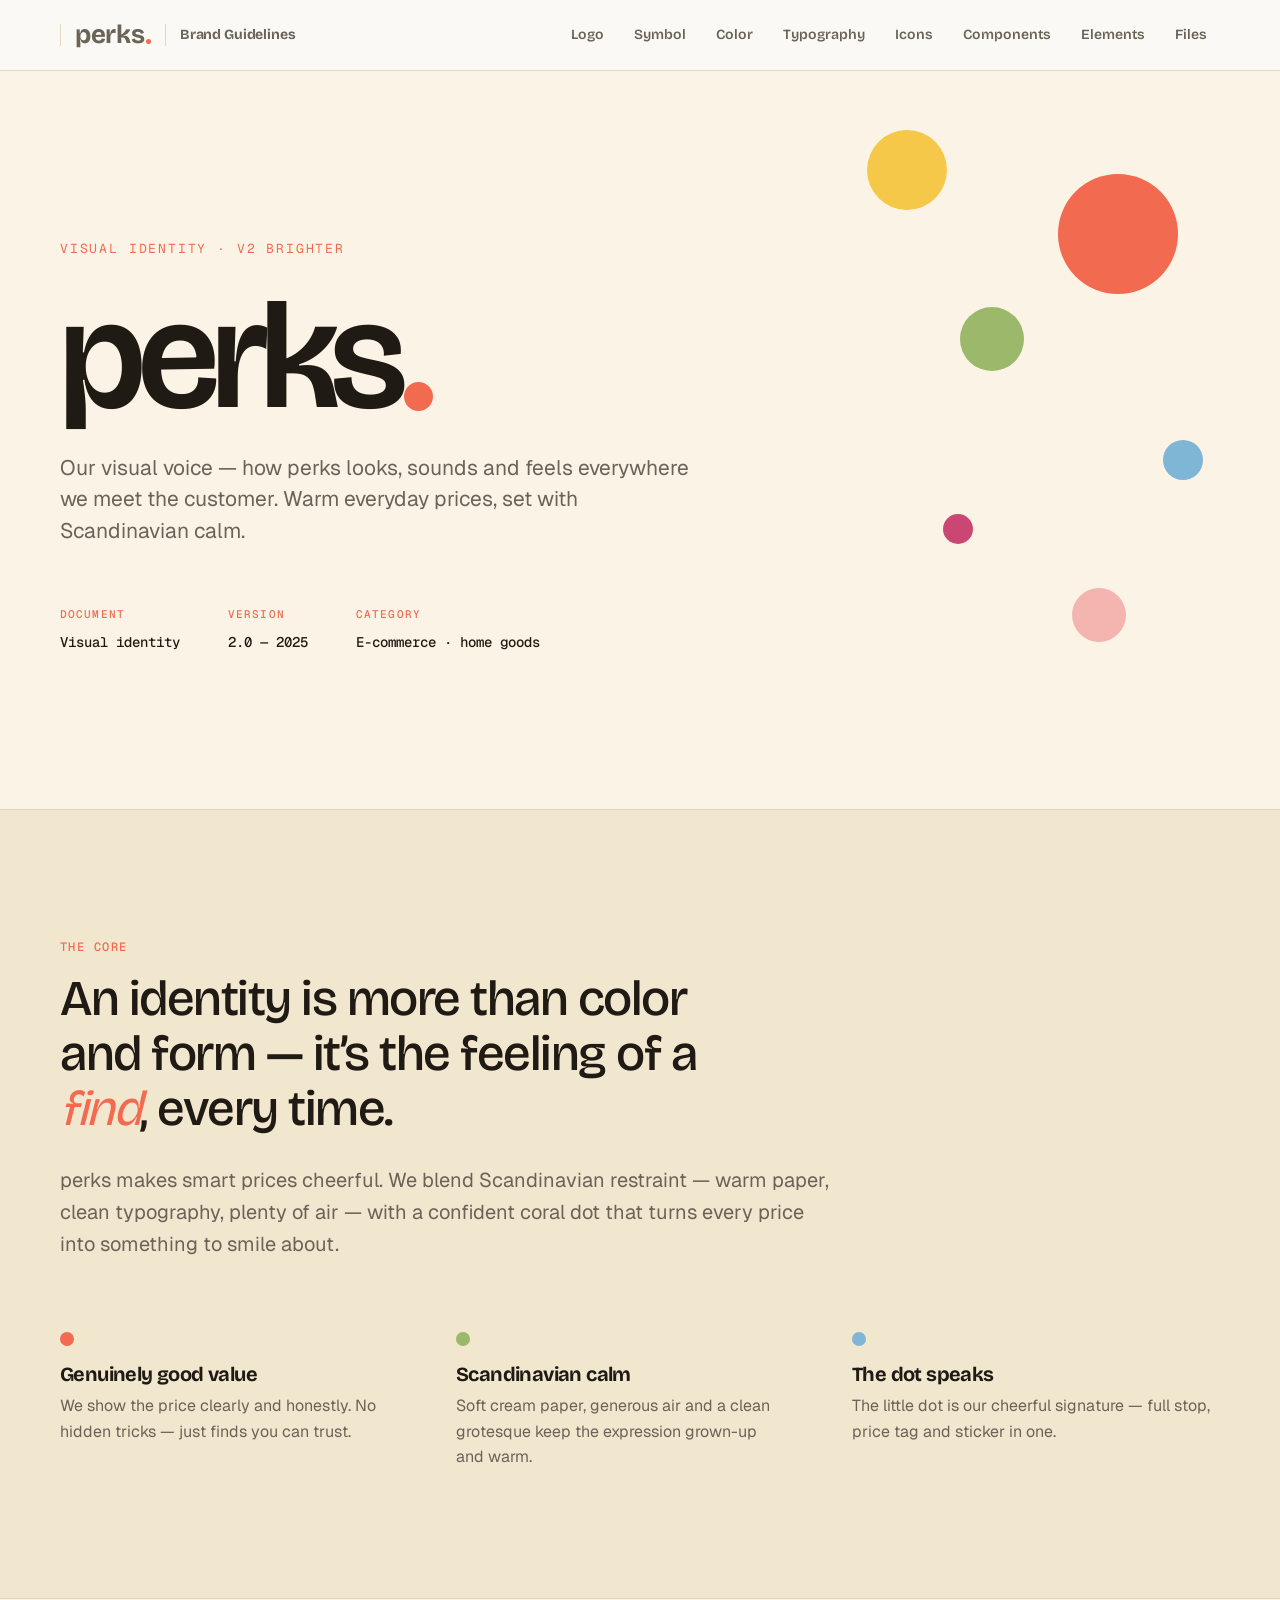
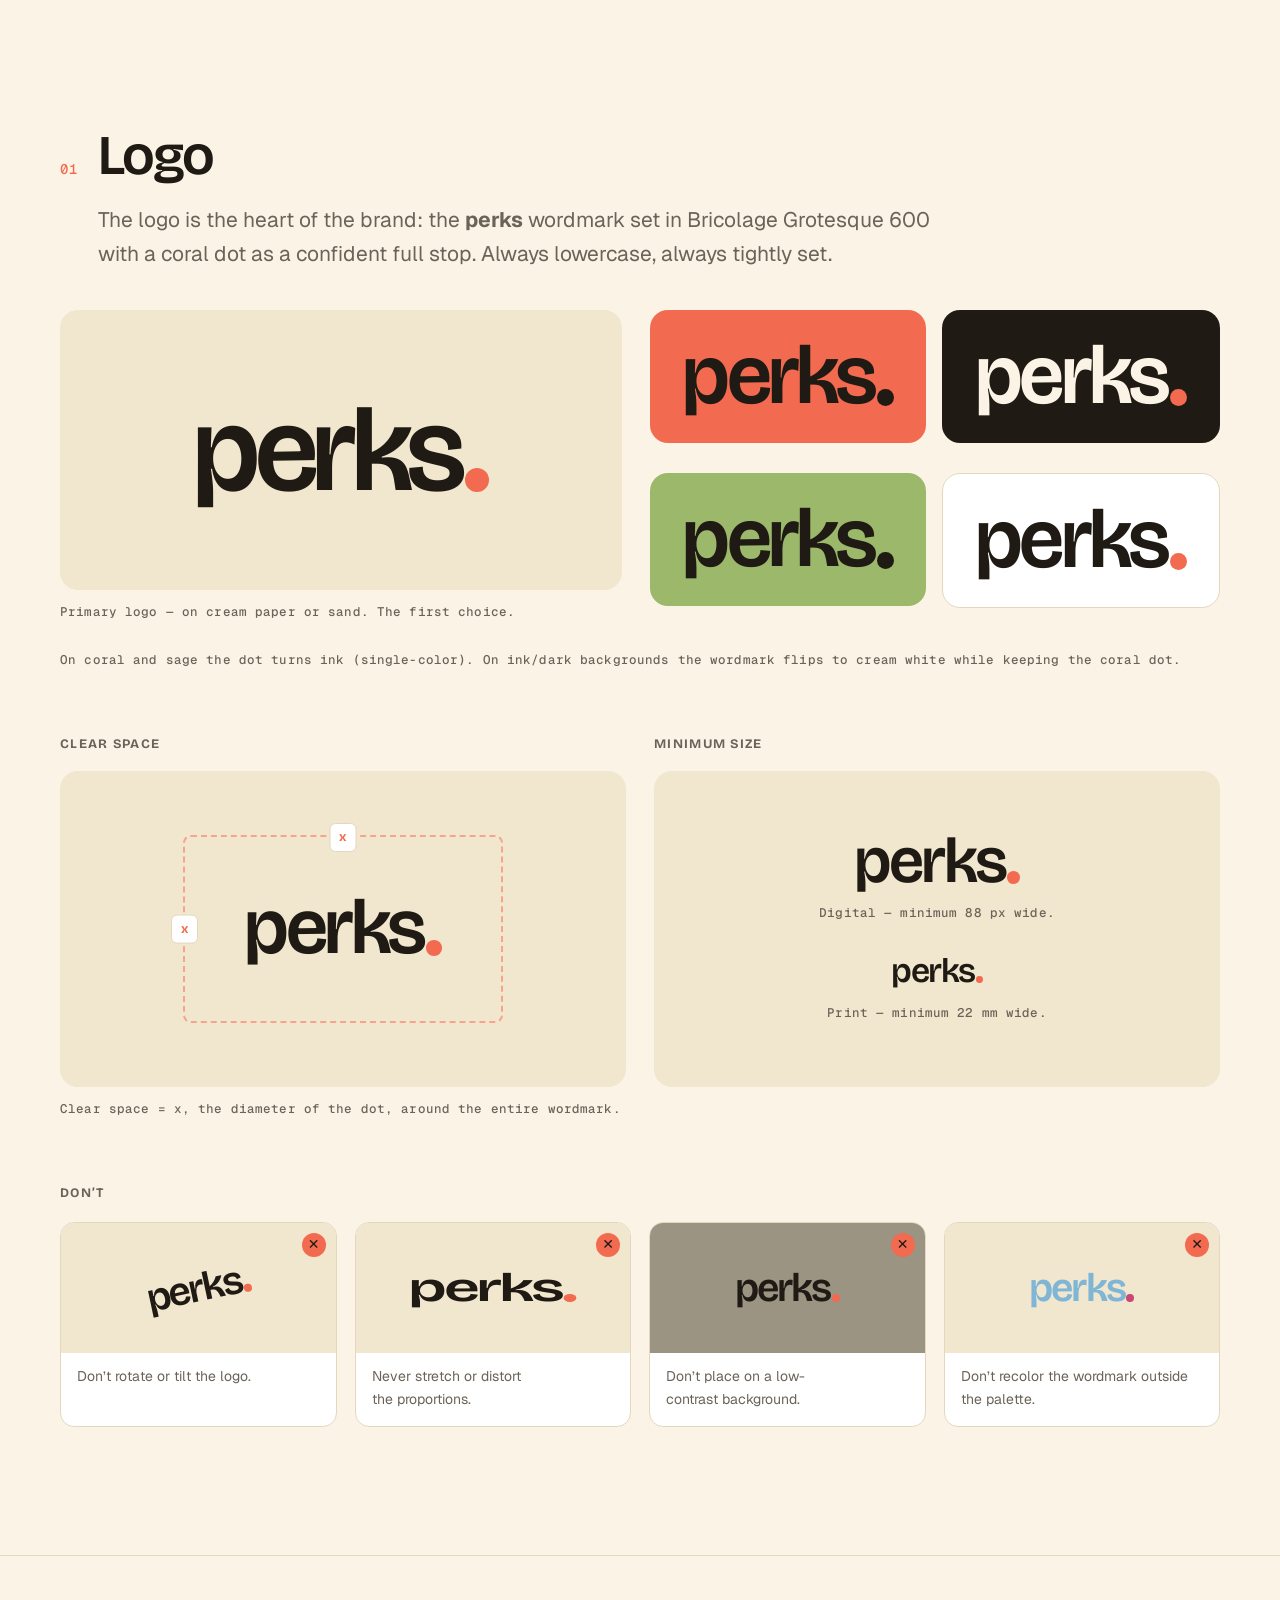
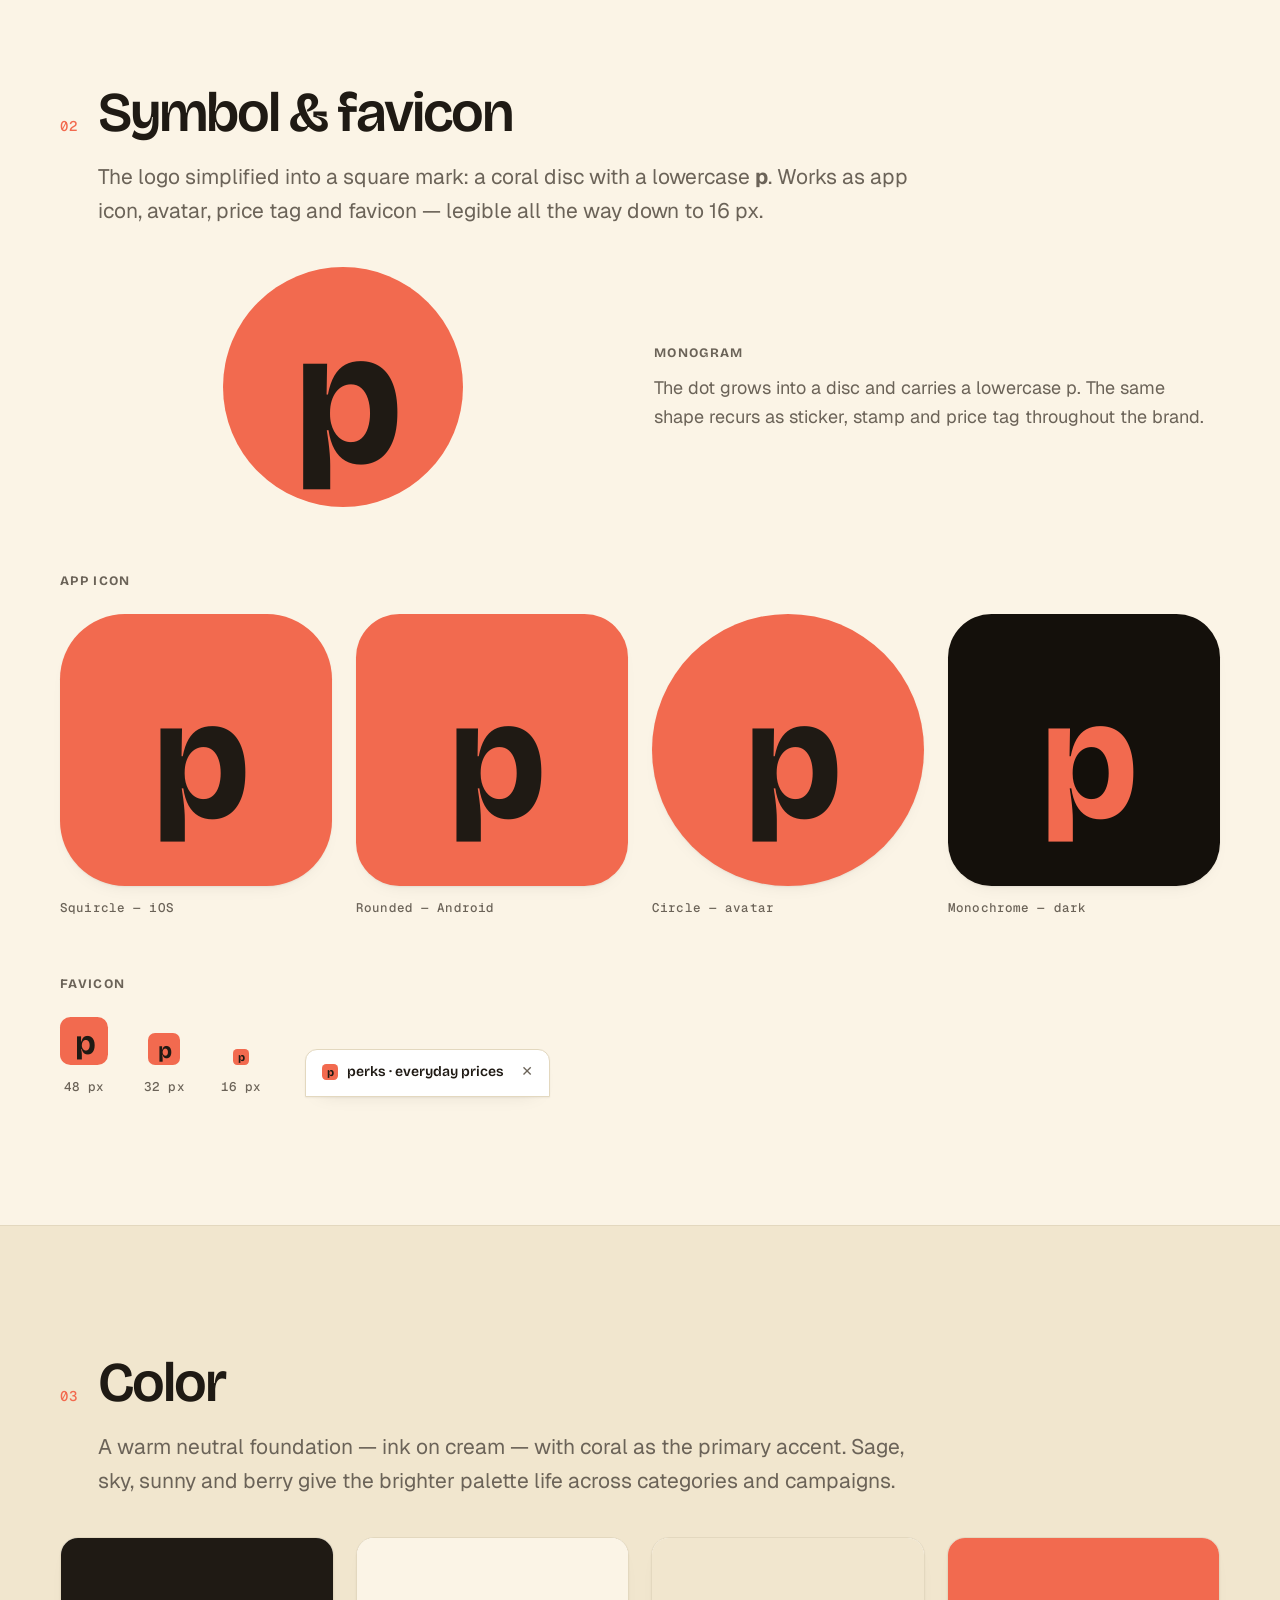
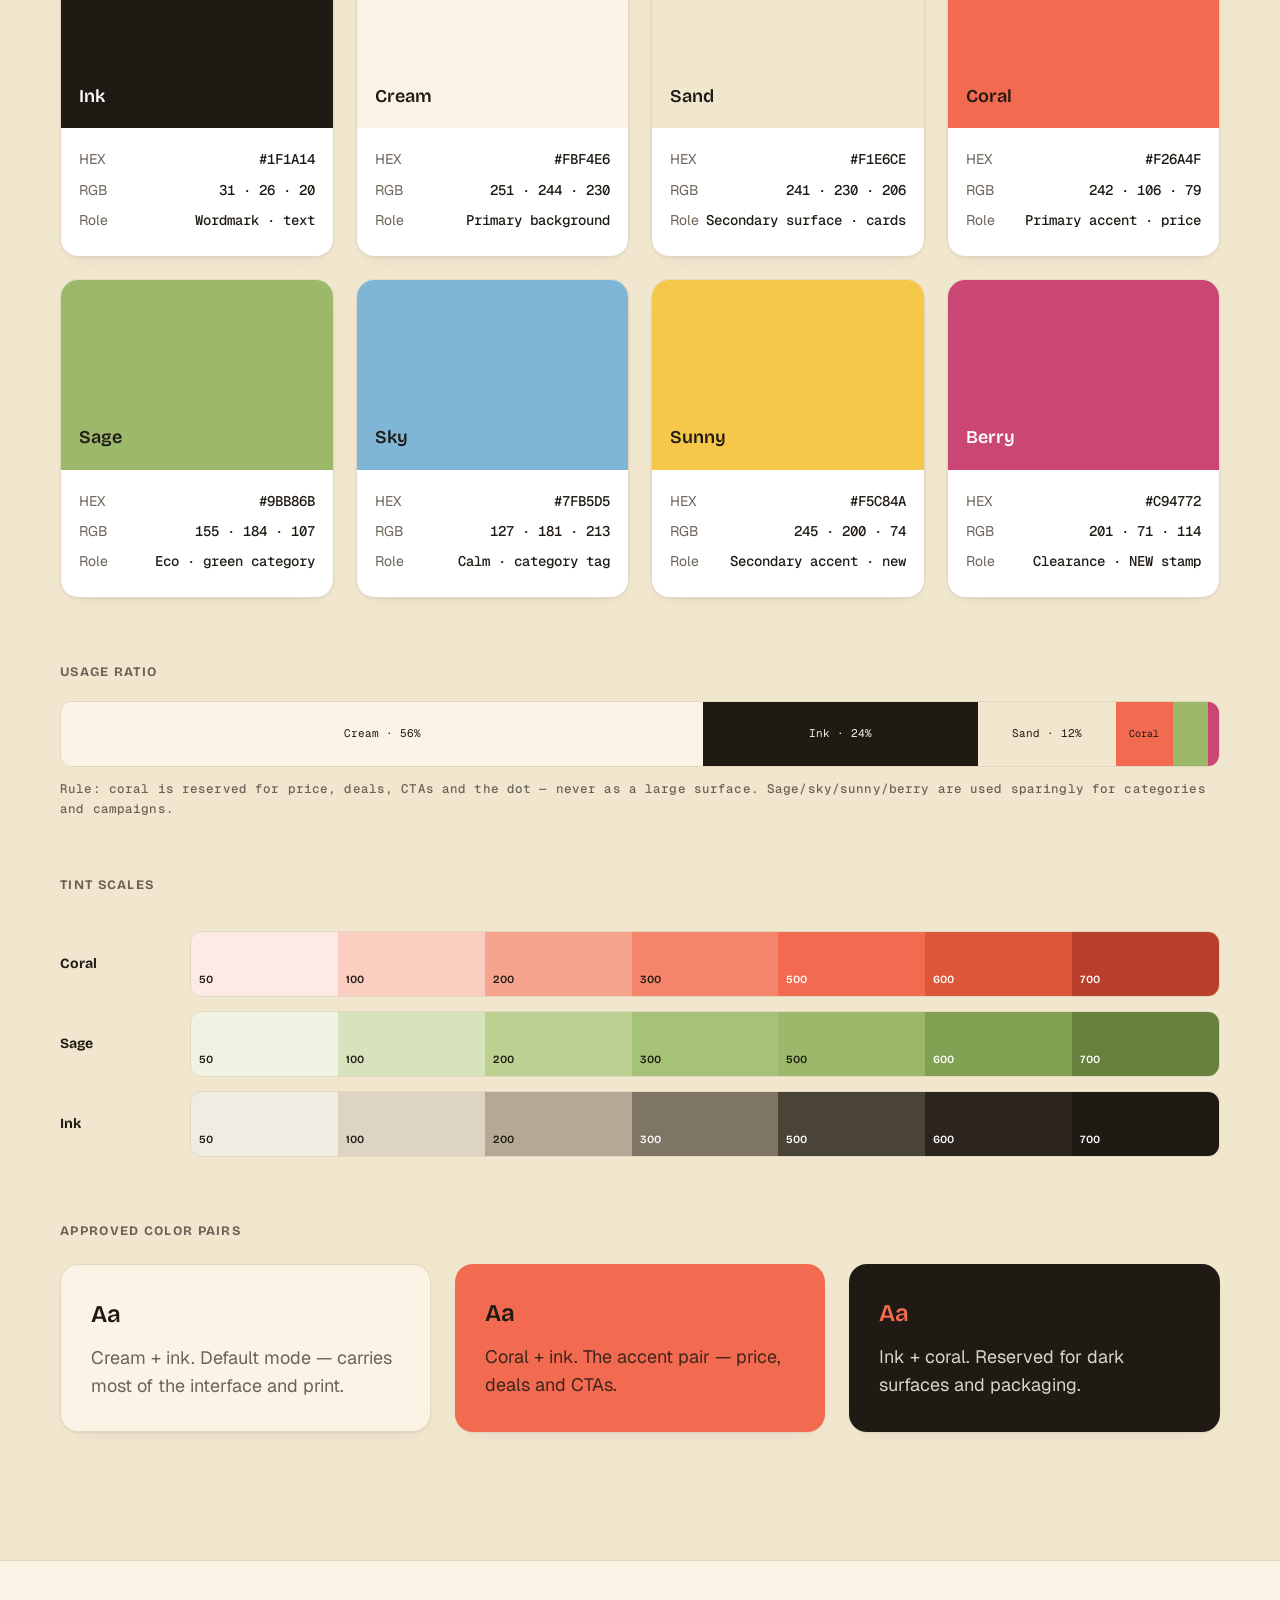
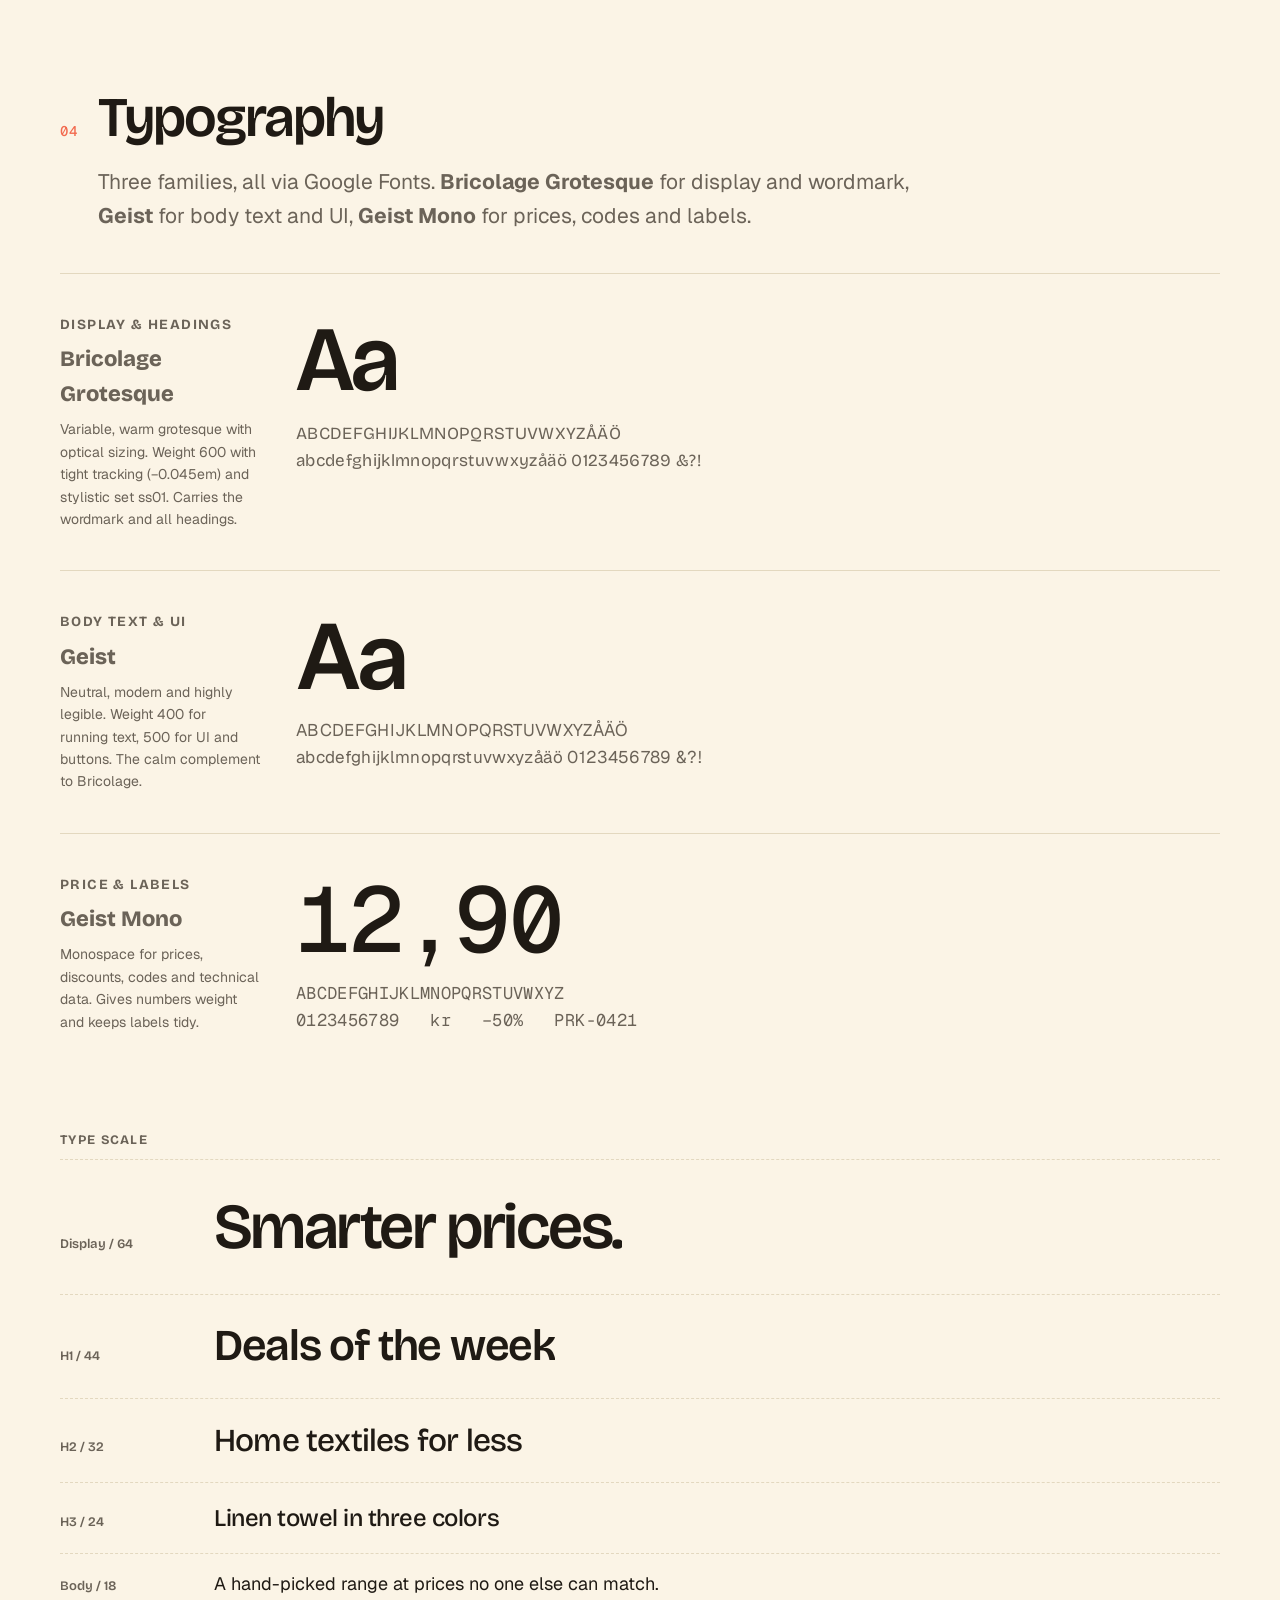
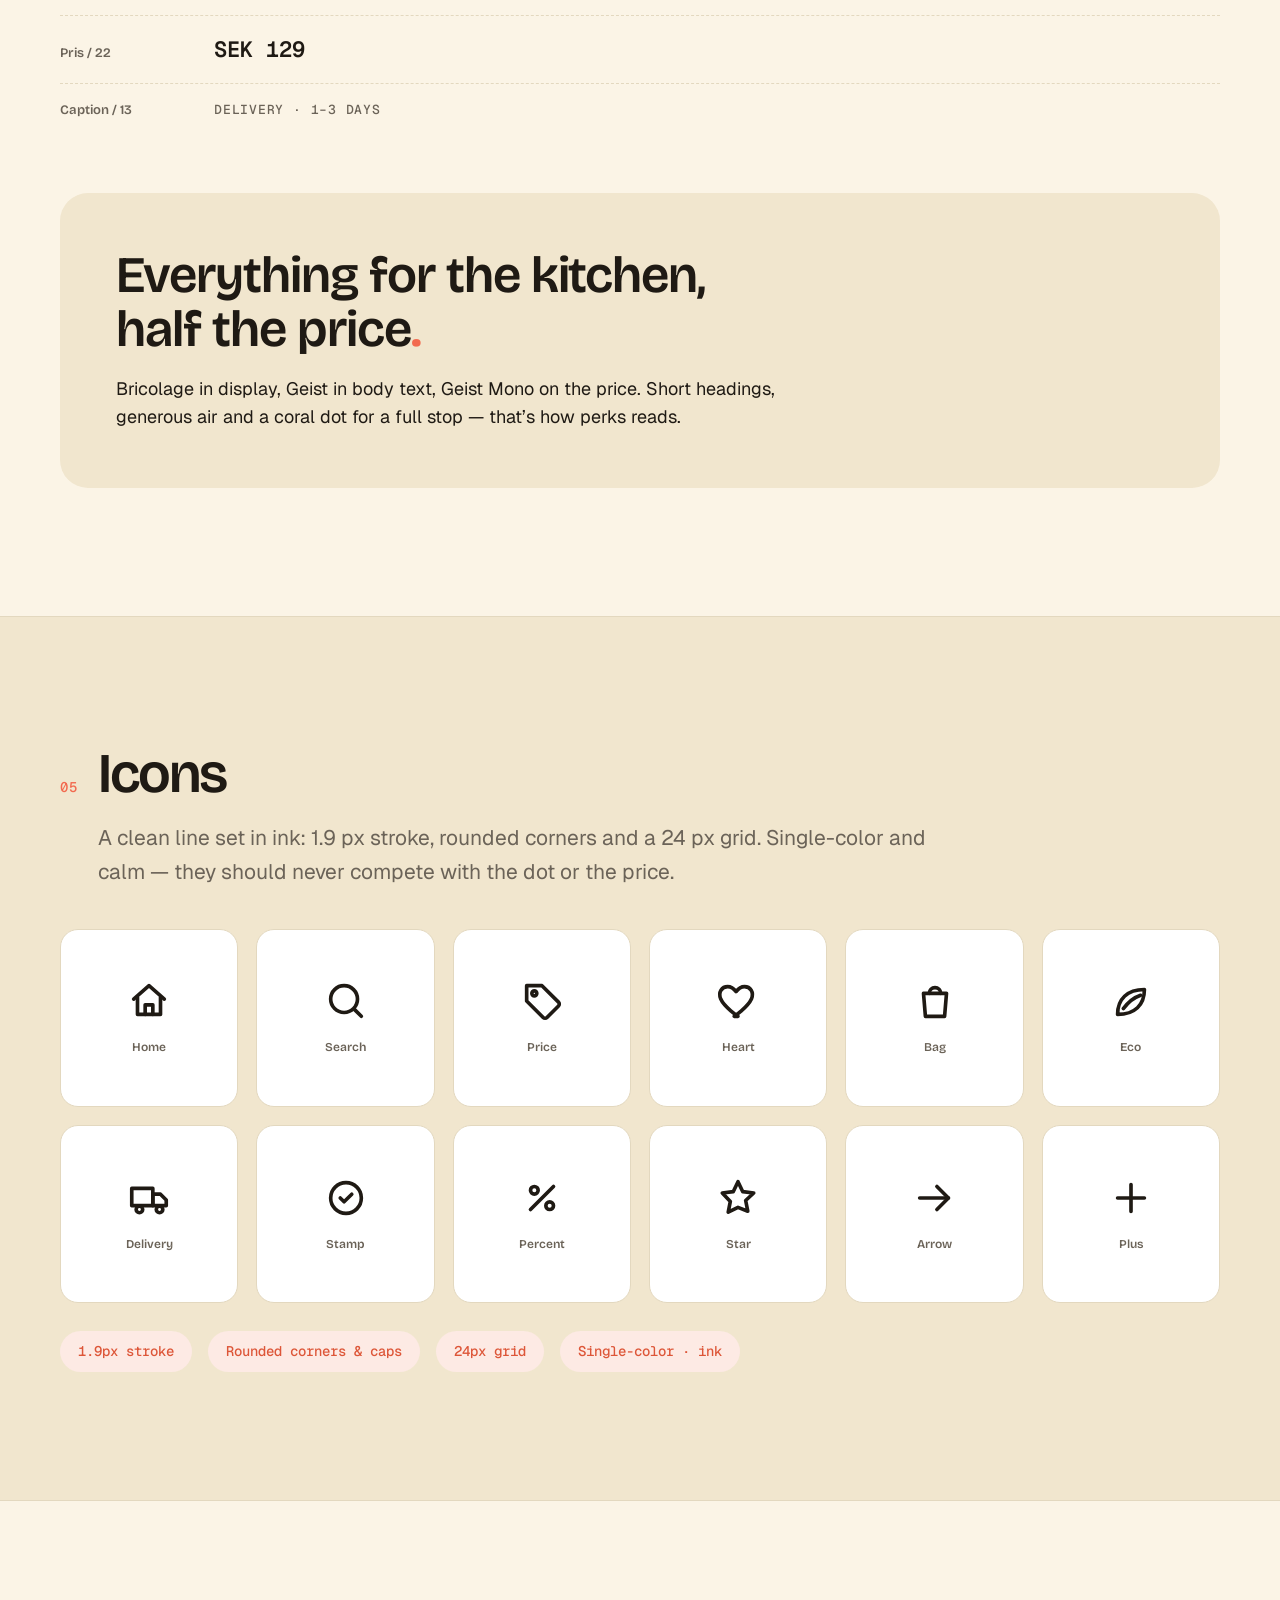
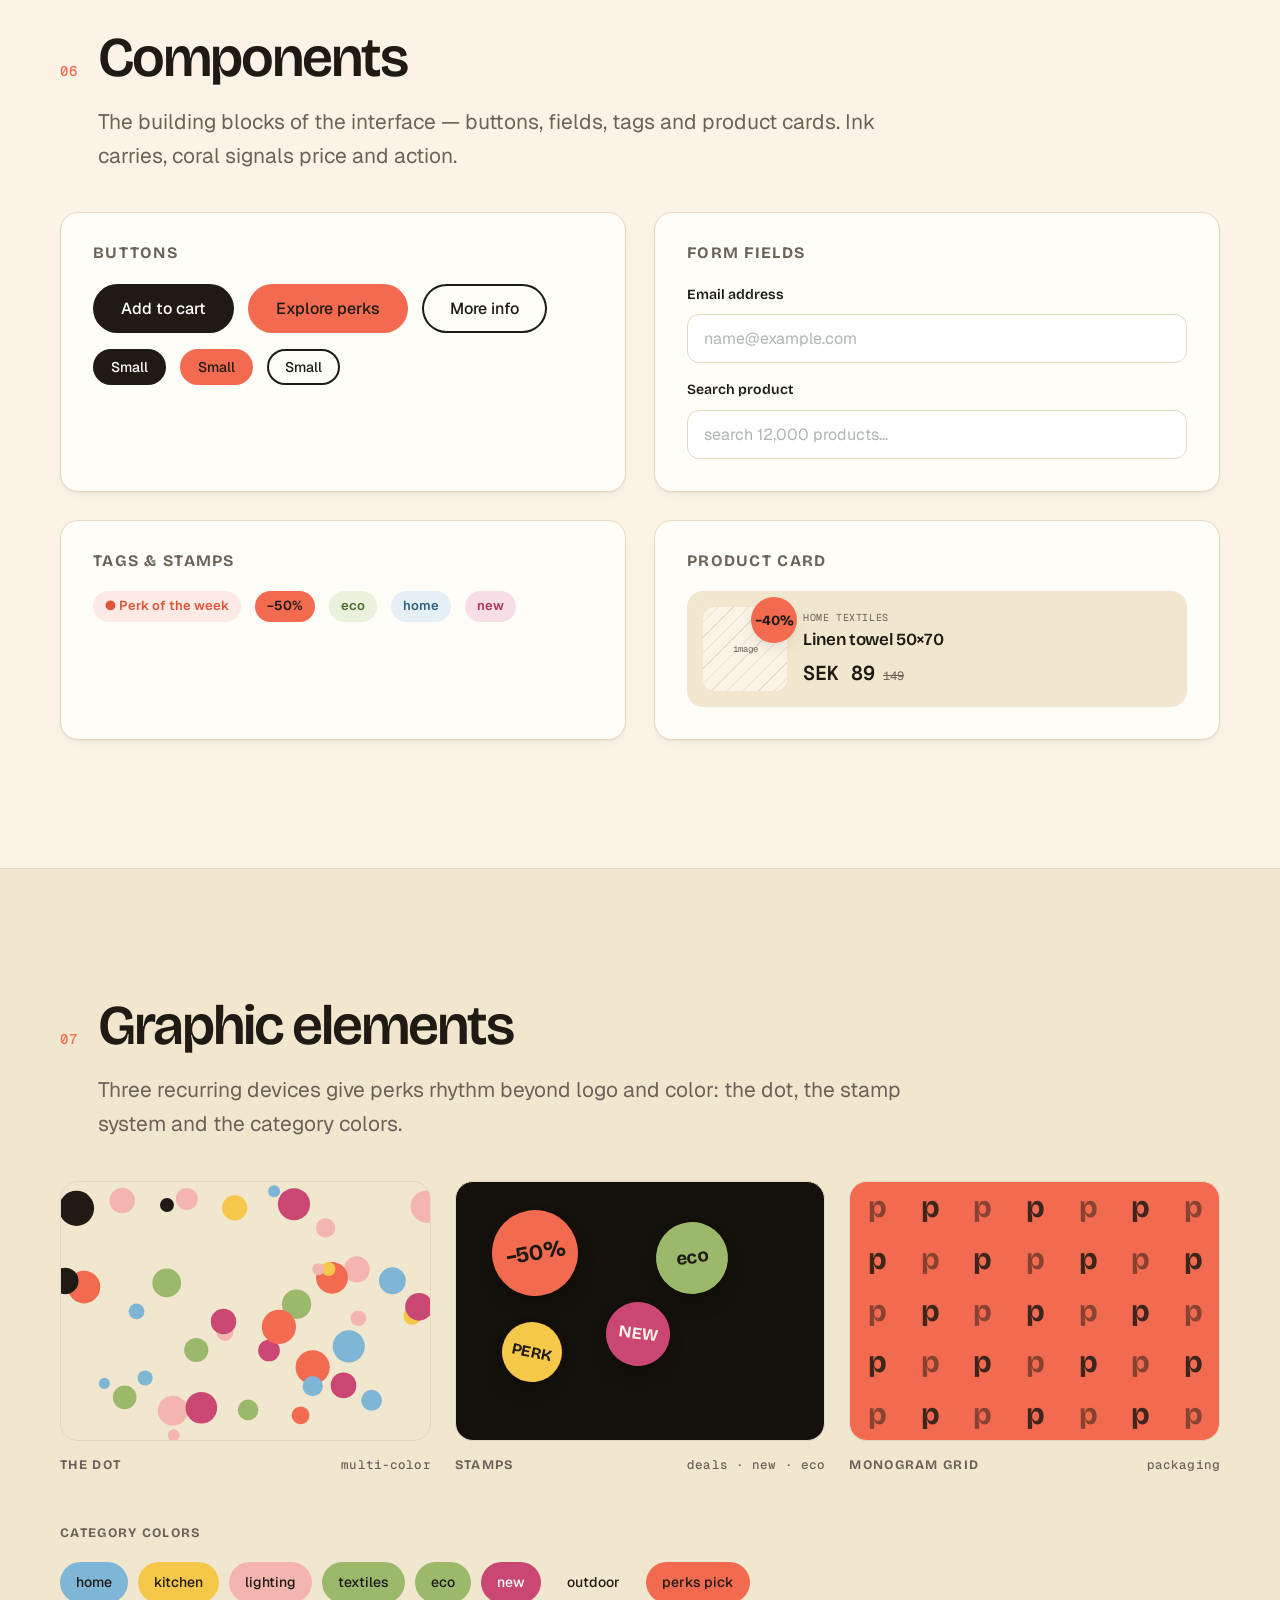
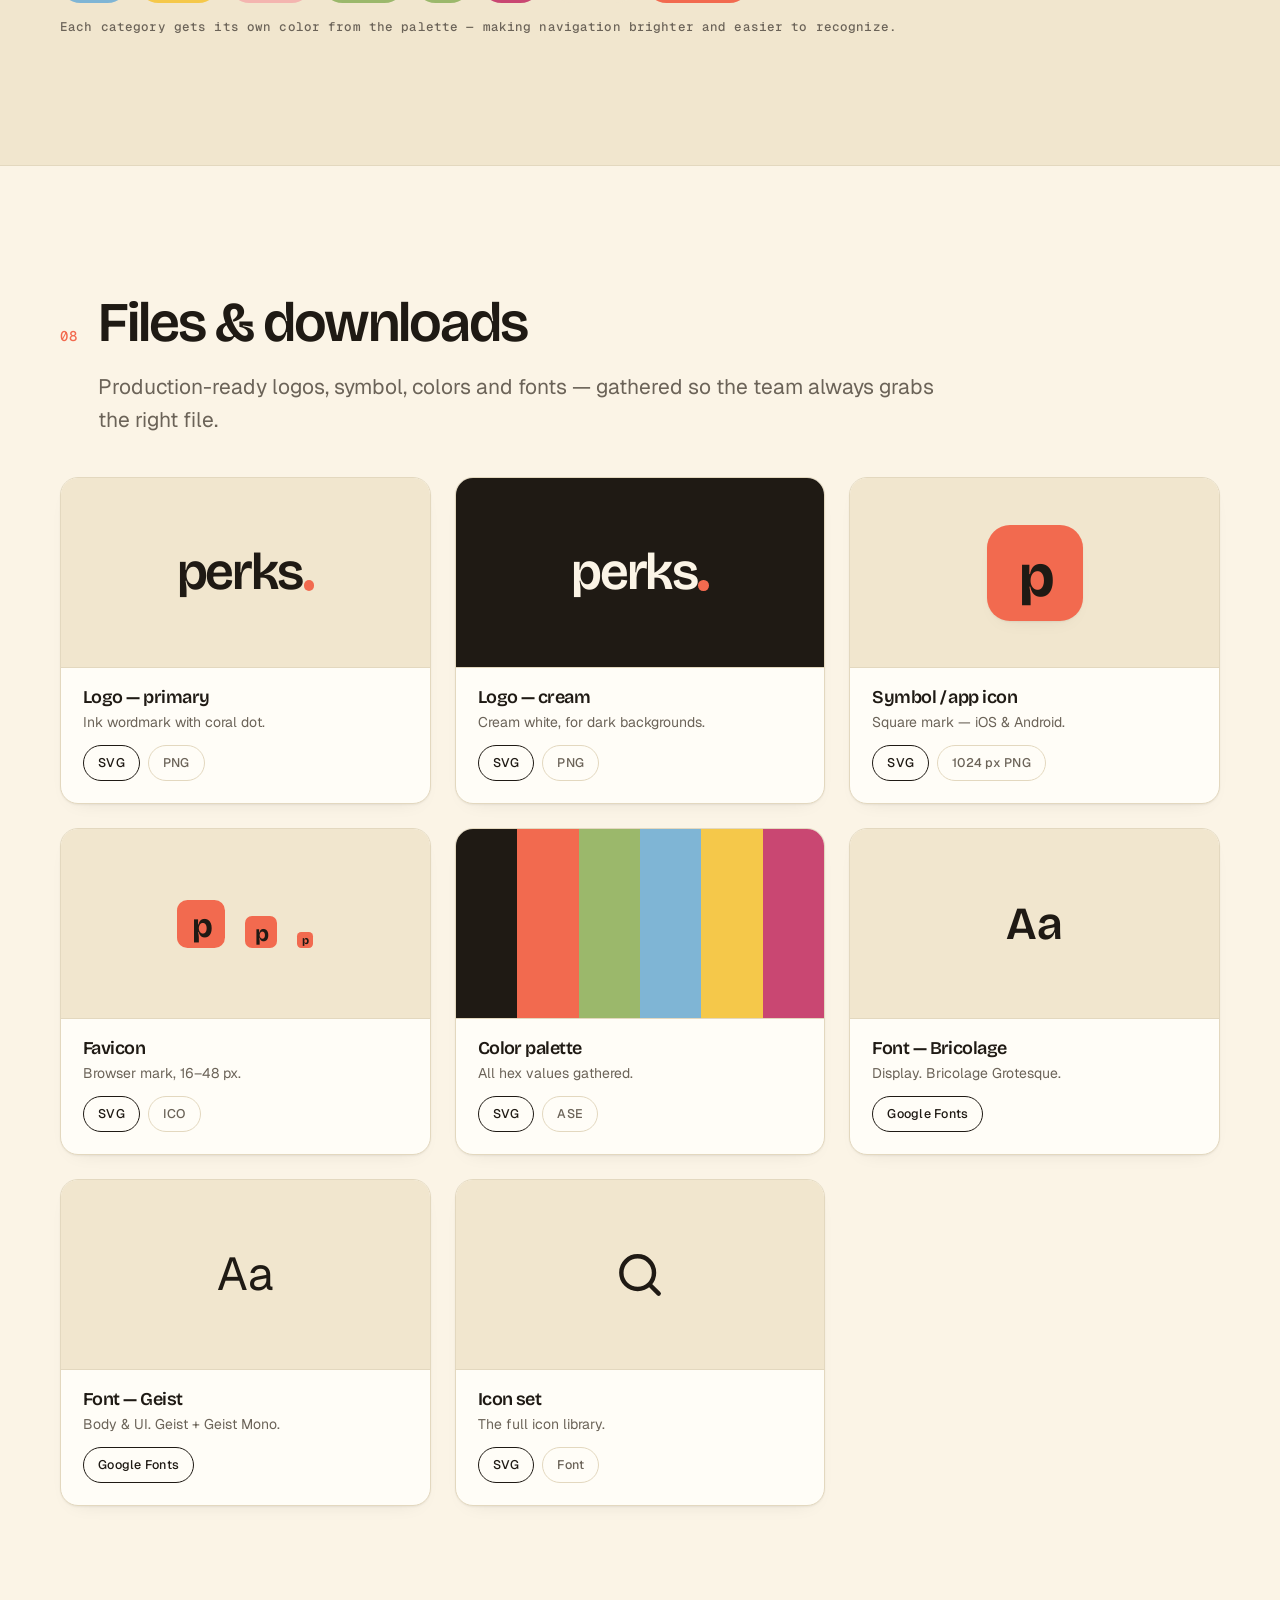
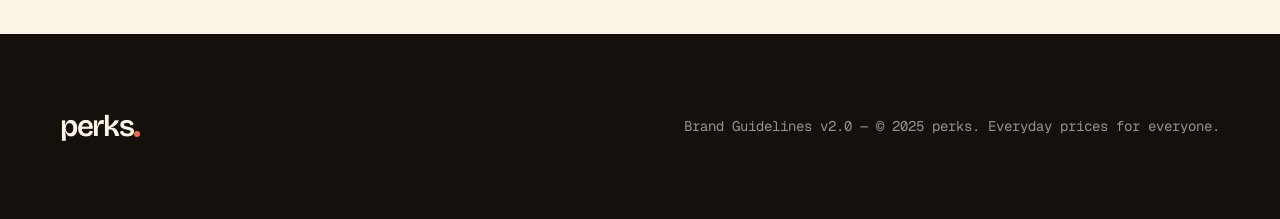
<file: perks-brand-guidelines/index.html>
<!DOCTYPE html>
<html lang="en">
<head>
<meta charset="UTF-8">
<meta name="viewport" content="width=device-width, initial-scale=1.0">
<title>perks — Brand Guidelines</title>
<link rel="preconnect" href="https://fonts.googleapis.com">
<link rel="preconnect" href="https://fonts.gstatic.com" crossorigin>
<link href="https://fonts.googleapis.com/css2?family=Bricolage+Grotesque:opsz,wght@12..96,300..800&family=Geist:wght@300..800&family=Geist+Mono:wght@300..700&display=swap" rel="stylesheet">
<link rel="stylesheet" href="perks.css">
<template id="__bundler_thumbnail" data-bg-color="#fbf4e6">
  <svg viewBox="0 0 1200 800" xmlns="http://www.w3.org/2000/svg">
    <rect width="1200" height="800" fill="#fbf4e6"/>
    <text x="270" y="470" font-family="'Bricolage Grotesque', system-ui, sans-serif" font-weight="700" font-size="300" letter-spacing="-14" fill="#1f1a14">perks</text>
    <circle cx="930" cy="445" r="34" fill="#f26a4f"/>
  </svg>
</template>
</head>
<body>

<!-- ============ TOP BAR ============ -->
<header class="topbar">
  <div class="wrap">
    <div class="brand">
      <span class="perks-logo">perks<i class="dot"></i></span>
      <span>Brand Guidelines</span>
    </div>
    <nav class="topnav">
      <a href="#logo">Logo</a>
      <a href="#symbol">Symbol</a>
      <a href="#color">Color</a>
      <a href="#type">Typography</a>
      <a href="#icons">Icons</a>
      <a href="#ui">Components</a>
      <a href="#patterns">Elements</a>
      <a href="#downloads">Files</a>
    </nav>
  </div>
</header>

<!-- ============ COVER ============ -->
<section class="cover" data-screen-label="Cover">
  <div class="cover-dots">
    <i style="background:#f26a4f;width:120px;height:120px;top:14%;right:8%"></i>
    <i style="background:#9bb86b;width:64px;height:64px;top:32%;right:20%"></i>
    <i style="background:#7fb5d5;width:40px;height:40px;top:50%;right:6%"></i>
    <i style="background:#f5c84a;width:80px;height:80px;top:8%;right:26%"></i>
    <i style="background:#c94772;width:30px;height:30px;top:60%;right:24%"></i>
    <i style="background:#f4b5b0;width:54px;height:54px;top:70%;right:12%"></i>
  </div>
  <div class="cover-inner">
    <p class="kicker">Visual identity · v2 brighter</p>
    <h1>perks<span class="dot"></span></h1>
    <p class="sub">Our visual voice — how perks looks, sounds and feels everywhere we meet the customer. Warm everyday prices, set with Scandinavian calm.</p>
    <div class="cover-meta">
      <div><b>Document</b><span>Visual identity</span></div>
      <div><b>Version</b><span>2.0 — 2025</span></div>
      <div><b>Category</b><span>E-commerce · home goods</span></div>
    </div>
  </div>
</section>

<!-- ============ ESSENCE ============ -->
<section class="manifesto" data-screen-label="Essence">
  <div class="wrap">
    <p class="eyebrow">The core</p>
    <p class="big">An identity is more than color and form — it’s the feeling of a <em>find</em>, every time.</p>
    <p style="max-width:60ch;margin-top:28px;font-size:20px;color:var(--ink-soft)">
      perks makes smart prices cheerful. We blend Scandinavian restraint — warm paper, clean typography, plenty of air — with a confident coral dot that turns every price into something to smile about.
    </p>

    <div class="principles">
      <div class="principle">
        <div class="dot" style="background:var(--brand-secondary)"></div>
        <h4>Genuinely good value</h4>
        <p>We show the price clearly and honestly. No hidden tricks — just finds you can trust.</p>
      </div>
      <div class="principle">
        <div class="dot" style="background:var(--perks-sage)"></div>
        <h4>Scandinavian calm</h4>
        <p>Soft cream paper, generous air and a clean grotesque keep the expression grown-up and warm.</p>
      </div>
      <div class="principle">
        <div class="dot" style="background:var(--perks-sky)"></div>
        <h4>The dot speaks</h4>
        <p>The little dot is our cheerful signature — full stop, price tag and sticker in one.</p>
      </div>
    </div>
  </div>
</section>

<!-- ============ 01 LOGO ============ -->
<section id="logo" data-screen-label="Logo">
  <div class="wrap">
    <div class="sec-head">
      <div class="sec-num">01</div>
      <div class="sec-titles">
        <h2>Logo</h2>
        <p class="lede">The logo is the heart of the brand: the <b>perks</b> wordmark set in Bricolage Grotesque 600 with a coral dot as a confident full stop. Always lowercase, always tightly set.</p>
      </div>
    </div>

    <!-- Primary + variants -->
    <div class="logo-hero">
      <div>
        <div class="logo-stage bg-surface"><span class="perks-logo">perks<i class="dot"></i></span></div>
        <p class="cap">Primary logo — on cream paper or sand. The first choice.</p>
      </div>
      <div class="logo-variants">
        <div><div class="logo-stage bg-coral"><span class="perks-logo mono">perks<i class="dot"></i></span></div></div>
        <div><div class="logo-stage bg-primary"><span class="perks-logo light">perks<i class="dot"></i></span></div></div>
        <div><div class="logo-stage bg-sage"><span class="perks-logo mono">perks<i class="dot"></i></span></div></div>
        <div><div class="logo-stage bg-white"><span class="perks-logo">perks<i class="dot"></i></span></div></div>
      </div>
    </div>
    <p class="cap" style="margin-bottom:64px">On coral and sage the dot turns ink (single-color). On ink/dark backgrounds the wordmark flips to cream white while keeping the coral dot.</p>

    <!-- Clearspace + min size -->
    <div class="grid-2" style="align-items:stretch">
      <div>
        <p class="label" style="margin-bottom:16px">Clear space</p>
        <div class="clearspace">
          <div class="frame">
            <span class="perks-logo">perks<i class="dot"></i></span>
            <span class="cs-tag" style="top:-12px;left:50%;transform:translateX(-50%)">x</span>
            <span class="cs-tag" style="left:-12px;top:50%;transform:translateY(-50%)">x</span>
          </div>
        </div>
        <p class="cap">Clear space = x, the diameter of the dot, around the entire wordmark.</p>
      </div>
      <div>
        <p class="label" style="margin-bottom:16px">Minimum size</p>
        <div class="clearspace" style="flex-direction:column;gap:34px;align-items:center">
          <div style="text-align:center">
            <span class="perks-logo" style="font-size:64px">perks<i class="dot"></i></span>
            <p class="cap">Digital — minimum 88 px wide.</p>
          </div>
          <div style="text-align:center">
            <span class="perks-logo" style="font-size:34px">perks<i class="dot"></i></span>
            <p class="cap">Print — minimum 22 mm wide.</p>
          </div>
        </div>
      </div>
    </div>

    <!-- Misuse -->
    <p class="label" style="margin:64px 0 18px">Don’t</p>
    <div class="misuse">
      <div class="dont">
        <div class="vis"><span class="x">✕</span><span class="perks-logo" style="transform:rotate(-12deg)">perks<i class="dot"></i></span></div>
        <p>Don’t rotate or tilt the logo.</p>
      </div>
      <div class="dont">
        <div class="vis"><span class="x">✕</span><span class="perks-logo" style="transform:scaleX(1.6)">perks<i class="dot"></i></span></div>
        <p>Never stretch or distort the proportions.</p>
      </div>
      <div class="dont">
        <div class="vis" style="background:#9b9483"><span class="x">✕</span><span class="perks-logo">perks<i class="dot"></i></span></div>
        <p>Don’t place on a low-contrast background.</p>
      </div>
      <div class="dont">
        <div class="vis"><span class="x">✕</span><span class="perks-logo" style="--logo-ink:#7fb5d5;--logo-dot:#c94772">perks<i class="dot"></i></span></div>
        <p>Don’t recolor the wordmark outside the palette.</p>
      </div>
    </div>
  </div>
</section>

<!-- ============ 02 SYMBOL & FAVICON ============ -->
<section id="symbol" data-screen-label="Symbol">
  <div class="wrap">
    <div class="sec-head">
      <div class="sec-num">02</div>
      <div class="sec-titles">
        <h2>Symbol &amp; favicon</h2>
        <p class="lede">The logo simplified into a square mark: a coral disc with a lowercase <b>p</b>. Works as app icon, avatar, price tag and favicon — legible all the way down to 16&nbsp;px.</p>
      </div>
    </div>

    <div class="grid-2" style="align-items:center;margin-bottom:64px">
      <div style="display:flex;justify-content:center"><div class="perks-mark" style="width:240px;font-size:240px"><span class="pmark">p</span></div></div>
      <div>
        <p class="label" style="margin-bottom:10px">Monogram</p>
        <p style="font-size:18px;color:var(--ink-soft);max-width:46ch">The dot grows into a disc and carries a lowercase p. The same shape recurs as sticker, stamp and price tag throughout the brand.</p>
      </div>
    </div>

    <p class="label" style="margin-bottom:22px">App icon</p>
    <div class="appicons">
      <div class="appicon">
        <div class="tile squircle"><span class="pmark">p</span></div>
        <p class="cap">Squircle — iOS</p>
      </div>
      <div class="appicon">
        <div class="tile rounded"><span class="pmark">p</span></div>
        <p class="cap">Rounded — Android</p>
      </div>
      <div class="appicon">
        <div class="tile circle"><span class="pmark">p</span></div>
        <p class="cap">Circle — avatar</p>
      </div>
      <div class="appicon">
        <div class="tile rounded mono"><span class="pmark">p</span></div>
        <p class="cap">Monochrome — dark</p>
      </div>
    </div>

    <p class="label" style="margin:56px 0 22px">Favicon</p>
    <div class="favicons">
      <div class="favsize s48"><div class="favchip"><span class="pmark">p</span></div><span class="cap" style="margin:0">48 px</span></div>
      <div class="favsize s32"><div class="favchip"><span class="pmark">p</span></div><span class="cap" style="margin:0">32 px</span></div>
      <div class="favsize s16"><div class="favchip"><span class="pmark">p</span></div><span class="cap" style="margin:0">16 px</span></div>
      <div style="margin-left:8px">
        <div class="favtab"><div class="favchip"><span class="pmark">p</span></div>perks · everyday prices<span class="x">✕</span></div>
      </div>
    </div>
  </div>
</section>

<!-- ============ 03 COLOR ============ -->
<section id="color" class="manifesto" data-screen-label="Color">
  <div class="wrap">
    <div class="sec-head">
      <div class="sec-num">03</div>
      <div class="sec-titles">
        <h2>Color</h2>
        <p class="lede">A warm neutral foundation — ink on cream — with coral as the primary accent. Sage, sky, sunny and berry give the brighter palette life across categories and campaigns.</p>
      </div>
    </div>

    <div class="swatches">
      <div class="swatch">
        <div class="chip" style="background:var(--brand-primary)"><span class="nm" style="color:#fff">Ink</span></div>
        <div class="meta">
          <div class="row"><span>HEX</span><span>#1F1A14</span></div>
          <div class="row"><span>RGB</span><span>31 · 26 · 20</span></div>
          <div class="row"><span>Role</span><span>Wordmark · text</span></div>
        </div>
      </div>
      <div class="swatch">
        <div class="chip" style="background:#fbf4e6"><span class="nm" style="color:var(--ink)">Cream</span></div>
        <div class="meta">
          <div class="row"><span>HEX</span><span>#FBF4E6</span></div>
          <div class="row"><span>RGB</span><span>251 · 244 · 230</span></div>
          <div class="row"><span>Role</span><span>Primary background</span></div>
        </div>
      </div>
      <div class="swatch">
        <div class="chip" style="background:var(--brand-surface)"><span class="nm" style="color:var(--ink)">Sand</span></div>
        <div class="meta">
          <div class="row"><span>HEX</span><span>#F1E6CE</span></div>
          <div class="row"><span>RGB</span><span>241 · 230 · 206</span></div>
          <div class="row"><span>Role</span><span>Secondary surface · cards</span></div>
        </div>
      </div>
      <div class="swatch">
        <div class="chip" style="background:var(--brand-secondary)"><span class="nm" style="color:var(--ink)">Coral</span></div>
        <div class="meta">
          <div class="row"><span>HEX</span><span>#F26A4F</span></div>
          <div class="row"><span>RGB</span><span>242 · 106 · 79</span></div>
          <div class="row"><span>Role</span><span>Primary accent · price</span></div>
        </div>
      </div>
      <div class="swatch">
        <div class="chip" style="background:var(--perks-sage)"><span class="nm" style="color:var(--ink)">Sage</span></div>
        <div class="meta">
          <div class="row"><span>HEX</span><span>#9BB86B</span></div>
          <div class="row"><span>RGB</span><span>155 · 184 · 107</span></div>
          <div class="row"><span>Role</span><span>Eco · green category</span></div>
        </div>
      </div>
      <div class="swatch">
        <div class="chip" style="background:var(--perks-sky)"><span class="nm" style="color:var(--ink)">Sky</span></div>
        <div class="meta">
          <div class="row"><span>HEX</span><span>#7FB5D5</span></div>
          <div class="row"><span>RGB</span><span>127 · 181 · 213</span></div>
          <div class="row"><span>Role</span><span>Calm · category tag</span></div>
        </div>
      </div>
      <div class="swatch">
        <div class="chip" style="background:var(--perks-sunny)"><span class="nm" style="color:var(--ink)">Sunny</span></div>
        <div class="meta">
          <div class="row"><span>HEX</span><span>#F5C84A</span></div>
          <div class="row"><span>RGB</span><span>245 · 200 · 74</span></div>
          <div class="row"><span>Role</span><span>Secondary accent · new</span></div>
        </div>
      </div>
      <div class="swatch">
        <div class="chip" style="background:var(--perks-berry)"><span class="nm" style="color:#fff">Berry</span></div>
        <div class="meta">
          <div class="row"><span>HEX</span><span>#C94772</span></div>
          <div class="row"><span>RGB</span><span>201 · 71 · 114</span></div>
          <div class="row"><span>Role</span><span>Clearance · NEW stamp</span></div>
        </div>
      </div>
    </div>

    <!-- Usage ratio -->
    <p class="label" style="margin:64px 0 18px">Usage ratio</p>
    <div style="display:flex;height:66px;border-radius:12px;overflow:hidden;border:1px solid var(--line)">
      <div style="flex:56;background:#fbf4e6;color:var(--ink);font-family:var(--font-mono);font-size:11px;display:flex;align-items:center;justify-content:center">Cream · 56%</div>
      <div style="flex:24;background:var(--brand-primary);color:#fbf4e6;font-family:var(--font-mono);font-size:11px;display:flex;align-items:center;justify-content:center">Ink · 24%</div>
      <div style="flex:12;background:var(--brand-surface);color:var(--ink);font-family:var(--font-mono);font-size:11px;display:flex;align-items:center;justify-content:center">Sand · 12%</div>
      <div style="flex:5;background:var(--brand-secondary);color:var(--ink);font-family:var(--font-mono);font-size:10px;display:flex;align-items:center;justify-content:center">Coral</div>
      <div style="flex:3;background:var(--perks-sage)"></div>
      <div style="flex:1;background:var(--perks-berry)"></div>
    </div>
    <p class="cap" style="margin-top:12px">Rule: coral is reserved for price, deals, CTAs and the dot — never as a large surface. Sage/sky/sunny/berry are used sparingly for categories and campaigns.</p>

    <!-- Tints -->
    <p class="label" style="margin:56px 0 22px">Tint scales</p>
    <div class="tints">
      <div class="tint-row">
        <div class="nm">Coral</div>
        <div class="tint-strip">
          <div style="background:#fdeae4">50</div><div style="background:#fbcec2">100</div><div style="background:#f7a48f">200</div>
          <div style="background:#f4856a">300</div><div style="background:#f26a4f;color:#fff">500</div><div style="background:#dd5638;color:#fff">600</div><div style="background:#b8402a;color:#fff">700</div>
        </div>
      </div>
      <div class="tint-row">
        <div class="nm">Sage</div>
        <div class="tint-strip">
          <div style="background:#eef3e2">50</div><div style="background:#d7e3bc">100</div><div style="background:#bcd092">200</div>
          <div style="background:#a6c277">300</div><div style="background:#9bb86b">500</div><div style="background:#82a052;color:#fff">600</div><div style="background:#66813c;color:#fff">700</div>
        </div>
      </div>
      <div class="tint-row">
        <div class="nm">Ink</div>
        <div class="tint-strip">
          <div style="background:#f1ece2">50</div><div style="background:#ddd4c3">100</div><div style="background:#b3a994">200</div>
          <div style="background:#7e7565;color:#fff">300</div><div style="background:#4a4337;color:#fff">500</div><div style="background:#2b251d;color:#fff">600</div><div style="background:#1f1a14;color:#fff">700</div>
        </div>
      </div>
    </div>

    <!-- combinations -->
    <p class="label" style="margin:64px 0 22px">Approved color pairs</p>
    <div class="grid-3">
      <div class="card" style="background:#fbf4e6;color:var(--ink);padding:30px;border:1px solid var(--line)">
        <p style="font-family:var(--font-display);font-weight:600;font-size:24px">Aa</p>
        <p style="margin-top:10px;color:var(--ink-soft)">Cream + ink. Default mode — carries most of the interface and print.</p>
      </div>
      <div class="card" style="background:var(--brand-secondary);color:var(--ink);padding:30px;border:none">
        <p style="font-family:var(--font-display);font-weight:600;font-size:24px">Aa</p>
        <p style="margin-top:10px;opacity:.85">Coral + ink. The accent pair — price, deals and CTAs.</p>
      </div>
      <div class="card" style="background:var(--brand-primary);color:var(--brand-secondary);padding:30px;border:none">
        <p style="font-family:var(--font-display);font-weight:600;font-size:24px">Aa</p>
        <p style="margin-top:10px;color:rgba(251,244,230,.85)">Ink + coral. Reserved for dark surfaces and packaging.</p>
      </div>
    </div>
  </div>
</section>

<!-- ============ 04 TYPOGRAPHY ============ -->
<section id="type" data-screen-label="Typography">
  <div class="wrap">
    <div class="sec-head">
      <div class="sec-num">04</div>
      <div class="sec-titles">
        <h2>Typography</h2>
        <p class="lede">Three families, all via Google Fonts. <b>Bricolage Grotesque</b> for display and wordmark, <b>Geist</b> for body text and UI, <b>Geist Mono</b> for prices, codes and labels.</p>
      </div>
    </div>

    <div class="type-block">
      <div class="type-meta">
        <p class="label">Display &amp; headings</p>
        <p class="fam">Bricolage Grotesque</p>
        <p>Variable, warm grotesque with optical sizing. Weight 600 with tight tracking (−0.045em) and stylistic set ss01. Carries the wordmark and all headings.</p>
      </div>
      <div>
        <div class="specimen-aa">Aa</div>
        <p class="glyphs" style="font-family:var(--font-display);font-feature-settings:'ss01'">ABCDEFGHIJKLMNOPQRSTUVWXYZÅÄÖ<br>abcdefghijklmnopqrstuvwxyzåäö 0123456789 &amp;?!</p>
      </div>
    </div>

    <div class="type-block">
      <div class="type-meta">
        <p class="label">Body text &amp; UI</p>
        <p class="fam">Geist</p>
        <p>Neutral, modern and highly legible. Weight 400 for running text, 500 for UI and buttons. The calm complement to Bricolage.</p>
      </div>
      <div>
        <div class="specimen-aa body">Aa</div>
        <p class="glyphs" style="font-family:var(--font-body)">ABCDEFGHIJKLMNOPQRSTUVWXYZÅÄÖ<br>abcdefghijklmnopqrstuvwxyzåäö 0123456789 &amp;?!</p>
      </div>
    </div>

    <div class="type-block">
      <div class="type-meta">
        <p class="label">Price &amp; labels</p>
        <p class="fam">Geist Mono</p>
        <p>Monospace for prices, discounts, codes and technical data. Gives numbers weight and keeps labels tidy.</p>
      </div>
      <div>
        <div class="specimen-aa mono">12,90</div>
        <p class="glyphs" style="font-family:var(--font-mono)">ABCDEFGHIJKLMNOPQRSTUVWXYZ<br>0123456789 &nbsp; kr &nbsp; −50% &nbsp; PRK-0421</p>
      </div>
    </div>

    <!-- type scale -->
    <p class="label" style="margin:56px 0 8px">Type scale</p>
    <div>
      <div class="scale-row"><div class="tag">Display / 64</div><div class="demo" style="font-size:64px;font-weight:600;letter-spacing:-0.04em">Smarter prices.</div></div>
      <div class="scale-row"><div class="tag">H1 / 44</div><div class="demo" style="font-size:44px;font-weight:600;letter-spacing:-0.03em">Deals of the week</div></div>
      <div class="scale-row"><div class="tag">H2 / 32</div><div class="demo" style="font-size:32px;font-weight:500;letter-spacing:-0.025em">Home textiles for less</div></div>
      <div class="scale-row"><div class="tag">H3 / 24</div><div class="demo" style="font-size:24px;font-weight:500;letter-spacing:-0.02em">Linen towel in three colors</div></div>
      <div class="scale-row"><div class="tag">Body / 18</div><div class="demo" style="font-size:18px;font-weight:400;font-family:var(--font-body)">A hand-picked range at prices no one else can match.</div></div>
      <div class="scale-row"><div class="tag">Pris / 22</div><div class="demo" style="font-size:22px;font-weight:600;font-family:var(--font-mono)">SEK 129</div></div>
      <div class="scale-row"><div class="tag">Caption / 13</div><div class="demo" style="font-size:13px;font-weight:500;font-family:var(--font-mono);letter-spacing:0.06em;color:var(--ink-soft);text-transform:uppercase">DELIVERY · 1–3 DAYS</div></div>
    </div>

    <!-- pairing in context -->
    <div class="pairing" style="margin-top:56px">
      <p class="k">Everything for the kitchen,<br>half the price<span style="color:var(--brand-secondary)">.</span></p>
      <p class="b">Bricolage in display, Geist in body text, Geist Mono on the price. Short headings, generous air and a coral dot for a full stop — that’s how perks reads.</p>
    </div>
  </div>
</section>

<!-- ============ 05 ICONOGRAPHY ============ -->
<section id="icons" class="manifesto" data-screen-label="Iconography">
  <div class="wrap">
    <div class="sec-head">
      <div class="sec-num">05</div>
      <div class="sec-titles">
        <h2>Icons</h2>
        <p class="lede">A clean line set in ink: 1.9&nbsp;px stroke, rounded corners and a 24&nbsp;px grid. Single-color and calm — they should never compete with the dot or the price.</p>
      </div>
    </div>

    <div class="icon-grid" id="icongrid"></div>

    <div class="icon-specs">
      <span class="spec-pill">1.9px stroke</span>
      <span class="spec-pill">Rounded corners &amp; caps</span>
      <span class="spec-pill">24px grid</span>
      <span class="spec-pill">Single-color · ink</span>
    </div>
  </div>
</section>

<!-- ============ 06 COMPONENTS ============ -->
<section id="ui" data-screen-label="Components">
  <div class="wrap">
    <div class="sec-head">
      <div class="sec-num">06</div>
      <div class="sec-titles">
        <h2>Components</h2>
        <p class="lede">The building blocks of the interface — buttons, fields, tags and product cards. Ink carries, coral signals price and action.</p>
      </div>
    </div>

    <div class="grid-2">
      <!-- Buttons -->
      <div class="card comp-card">
        <h4>Buttons</h4>
        <div class="row-wrap" style="margin-bottom:16px">
          <button class="btn btn-primary">Add to cart</button>
          <button class="btn btn-secondary">Explore perks</button>
          <button class="btn btn-ghost">More info</button>
        </div>
        <div class="row-wrap">
          <button class="btn btn-primary btn-sm">Small</button>
          <button class="btn btn-secondary btn-sm">Small</button>
          <button class="btn btn-ghost btn-sm">Small</button>
        </div>
      </div>

      <!-- Form -->
      <div class="card comp-card">
        <h4>Form fields</h4>
        <div style="display:grid;gap:16px">
          <div class="field">
            <label>Email address</label>
            <input type="text" placeholder="name@example.com">
          </div>
          <div class="field">
            <label>Search product</label>
            <input type="text" placeholder="search 12,000 products…">
          </div>
        </div>
      </div>

      <!-- Badges -->
      <div class="card comp-card">
        <h4>Tags &amp; stamps</h4>
        <div class="row-wrap">
          <span class="badge badge-secondary">● Perk of the week</span>
          <span class="badge badge-solid">−50%</span>
          <span class="badge badge-sage">eco</span>
          <span class="badge badge-sky">home</span>
          <span class="badge" style="background:#f8dde6;color:#a8345c">new</span>
        </div>
      </div>

      <!-- Product card -->
      <div class="card comp-card">
        <h4>Product card</h4>
        <div style="display:flex;gap:16px;align-items:center;background:var(--brand-surface);border-radius:16px;padding:16px">
          <div style="position:relative;flex:none">
            <div style="width:84px;height:84px;border-radius:12px;background:repeating-linear-gradient(135deg,#fbf4e6 0 10px,rgba(0,0,0,.04) 10px 11px);display:grid;place-items:center;font-family:var(--font-mono);font-size:9px;color:var(--ink-soft)">image</div>
            <div class="sticker" style="position:absolute;top:-10px;right:-10px;width:46px;height:46px;font-size:14px"><span>−40%</span></div>
          </div>
          <div style="flex:1">
            <p style="font-family:var(--font-mono);font-size:10px;color:var(--ink-soft);letter-spacing:.06em;text-transform:uppercase">Home textiles</p>
            <p style="font-family:var(--font-display);font-weight:600;font-size:17px;letter-spacing:-0.02em">Linen towel 50×70</p>
            <div style="display:flex;align-items:baseline;gap:8px;margin-top:4px">
              <span style="font-family:var(--font-mono);font-weight:600;font-size:20px">SEK 89</span>
              <span style="font-family:var(--font-mono);font-size:12px;color:var(--ink-soft);text-decoration:line-through">149</span>
            </div>
          </div>
        </div>
      </div>
    </div>
  </div>
</section>

<!-- ============ 07 PATTERNS ============ -->
<section id="patterns" class="manifesto" data-screen-label="Patterns">
  <div class="wrap">
    <div class="sec-head">
      <div class="sec-num">07</div>
      <div class="sec-titles">
        <h2>Graphic elements</h2>
        <p class="lede">Three recurring devices give perks rhythm beyond logo and color: the dot, the stamp system and the category colors.</p>
      </div>
    </div>

    <div class="grid-3">
      <div>
        <div class="pattern-tile pat-dots" id="tile-dots"></div>
        <div class="pat-cap"><span class="label">The dot</span><span class="cap" style="margin:0">multi-color</span></div>
      </div>
      <div>
        <div class="pattern-tile pat-shapes" id="tile-shapes"></div>
        <div class="pat-cap"><span class="label">Stamps</span><span class="cap" style="margin:0">deals · new · eco</span></div>
      </div>
      <div>
        <div class="pattern-tile pat-grid" id="tile-grid"></div>
        <div class="pat-cap"><span class="label">Monogram grid</span><span class="cap" style="margin:0">packaging</span></div>
      </div>
    </div>

    <p class="label" style="margin:48px 0 18px">Category colors</p>
    <div class="chip-row">
      <span class="cat-chip" style="background:var(--perks-sky)">home</span>
      <span class="cat-chip" style="background:var(--perks-sunny)">kitchen</span>
      <span class="cat-chip" style="background:var(--perks-blush)">lighting</span>
      <span class="cat-chip" style="background:var(--perks-sage)">textiles</span>
      <span class="cat-chip" style="background:var(--perks-sage)">eco</span>
      <span class="cat-chip" style="background:var(--perks-berry);color:#fff">new</span>
      <span class="cat-chip" style="background:var(--brand-surface)">outdoor</span>
      <span class="cat-chip" style="background:var(--brand-secondary)">perks pick</span>
    </div>
    <p class="cap" style="margin-top:14px">Each category gets its own color from the palette — making navigation brighter and easier to recognize.</p>
  </div>
</section>

<!-- ============ 08 DOWNLOADS ============ -->
<section id="downloads" data-screen-label="Downloads">
  <div class="wrap">
    <div class="sec-head">
      <div class="sec-num">08</div>
      <div class="sec-titles">
        <h2>Files &amp; downloads</h2>
        <p class="lede">Production-ready logos, symbol, colors and fonts — gathered so the team always grabs the right file.</p>
      </div>
    </div>

    <div class="dl-grid">
      <div class="dl-card">
        <div class="dl-preview" style="background:var(--brand-surface)"><span class="perks-logo" style="font-size:52px">perks<i class="dot"></i></span></div>
        <div class="dl-body">
          <h4>Logo — primary</h4>
          <p>Ink wordmark with coral dot.</p>
          <div class="dl-links">
            <a href="assets/perks-logo-ink.svg" download>SVG</a>
            <a href="assets/perks-logo-ink.svg" download class="alt">PNG</a>
          </div>
        </div>
      </div>
      <div class="dl-card">
        <div class="dl-preview" style="background:var(--brand-primary)"><span class="perks-logo light" style="font-size:52px">perks<i class="dot"></i></span></div>
        <div class="dl-body">
          <h4>Logo — cream</h4>
          <p>Cream white, for dark backgrounds.</p>
          <div class="dl-links">
            <a href="assets/perks-logo-cream.svg" download>SVG</a>
            <a href="assets/perks-logo-cream.svg" download class="alt">PNG</a>
          </div>
        </div>
      </div>
      <div class="dl-card">
        <div class="dl-preview" style="background:var(--brand-surface)">
          <div class="appicon" style="width:96px"><div class="tile squircle"><span class="pmark">p</span></div></div>
        </div>
        <div class="dl-body">
          <h4>Symbol / app icon</h4>
          <p>Square mark — iOS &amp; Android.</p>
          <div class="dl-links">
            <a href="assets/perks-appicon.svg" download>SVG</a>
            <a href="assets/perks-appicon.svg" download class="alt">1024 px PNG</a>
          </div>
        </div>
      </div>
      <div class="dl-card">
        <div class="dl-preview" style="background:var(--brand-surface)">
          <div class="favicons" style="gap:20px">
            <div class="favsize s48"><div class="favchip"><span class="pmark">p</span></div></div>
            <div class="favsize s32"><div class="favchip"><span class="pmark">p</span></div></div>
            <div class="favsize s16"><div class="favchip"><span class="pmark">p</span></div></div>
          </div>
        </div>
        <div class="dl-body">
          <h4>Favicon</h4>
          <p>Browser mark, 16–48 px.</p>
          <div class="dl-links">
            <a href="assets/perks-favicon.svg" download>SVG</a>
            <a href="assets/perks-favicon.svg" download class="alt">ICO</a>
          </div>
        </div>
      </div>
      <div class="dl-card">
        <div class="dl-preview" style="padding:0">
          <div style="display:flex;width:100%;height:100%">
            <div style="flex:1;background:var(--brand-primary)"></div>
            <div style="flex:1;background:var(--brand-secondary)"></div>
            <div style="flex:1;background:var(--perks-sage)"></div>
            <div style="flex:1;background:var(--perks-sky)"></div>
            <div style="flex:1;background:var(--perks-sunny)"></div>
            <div style="flex:1;background:var(--perks-berry)"></div>
          </div>
        </div>
        <div class="dl-body">
          <h4>Color palette</h4>
          <p>All hex values gathered.</p>
          <div class="dl-links">
            <a href="#" download>SVG</a>
            <a href="#" download class="alt">ASE</a>
          </div>
        </div>
      </div>
      <div class="dl-card">
        <div class="dl-preview" style="background:var(--brand-surface)"><span style="font-family:var(--font-display);font-weight:600;font-size:46px;color:var(--ink);font-feature-settings:'ss01'">Aa</span></div>
        <div class="dl-body">
          <h4>Font — Bricolage</h4>
          <p>Display. Bricolage Grotesque.</p>
          <div class="dl-links">
            <a href="https://fonts.google.com/specimen/Bricolage+Grotesque" target="_blank" rel="noopener">Google Fonts</a>
          </div>
        </div>
      </div>
      <div class="dl-card">
        <div class="dl-preview" style="background:var(--brand-surface)"><span style="font-family:var(--font-body);font-size:46px;color:var(--ink)">Aa</span></div>
        <div class="dl-body">
          <h4>Font — Geist</h4>
          <p>Body &amp; UI. Geist + Geist Mono.</p>
          <div class="dl-links">
            <a href="https://fonts.google.com/specimen/Geist" target="_blank" rel="noopener">Google Fonts</a>
          </div>
        </div>
      </div>
      <div class="dl-card">
        <div class="dl-preview" style="background:var(--brand-surface)">
          <svg width="56" height="56" viewBox="0 0 24 24" fill="none" stroke="var(--brand-primary)" stroke-width="1.9" stroke-linecap="round" stroke-linejoin="round"><circle cx="11" cy="11" r="7"/><path d="M20 20l-3.5-3.5"/></svg>
        </div>
        <div class="dl-body">
          <h4>Icon set</h4>
          <p>The full icon library.</p>
          <div class="dl-links">
            <a href="#" download>SVG</a>
            <a href="#" download class="alt">Font</a>
          </div>
        </div>
      </div>
    </div>
  </div>
</section>

<!-- ============ FOOTER ============ -->
<footer class="foot">
  <div class="wrap">
    <span class="perks-logo light">perks<i class="dot"></i></span>
    <p class="muted">Brand Guidelines v2.0 — © 2025 perks. Everyday prices for everyone.</p>
  </div>
</footer>

<script src="perks.js"></script>
</body>
</html>
</file>
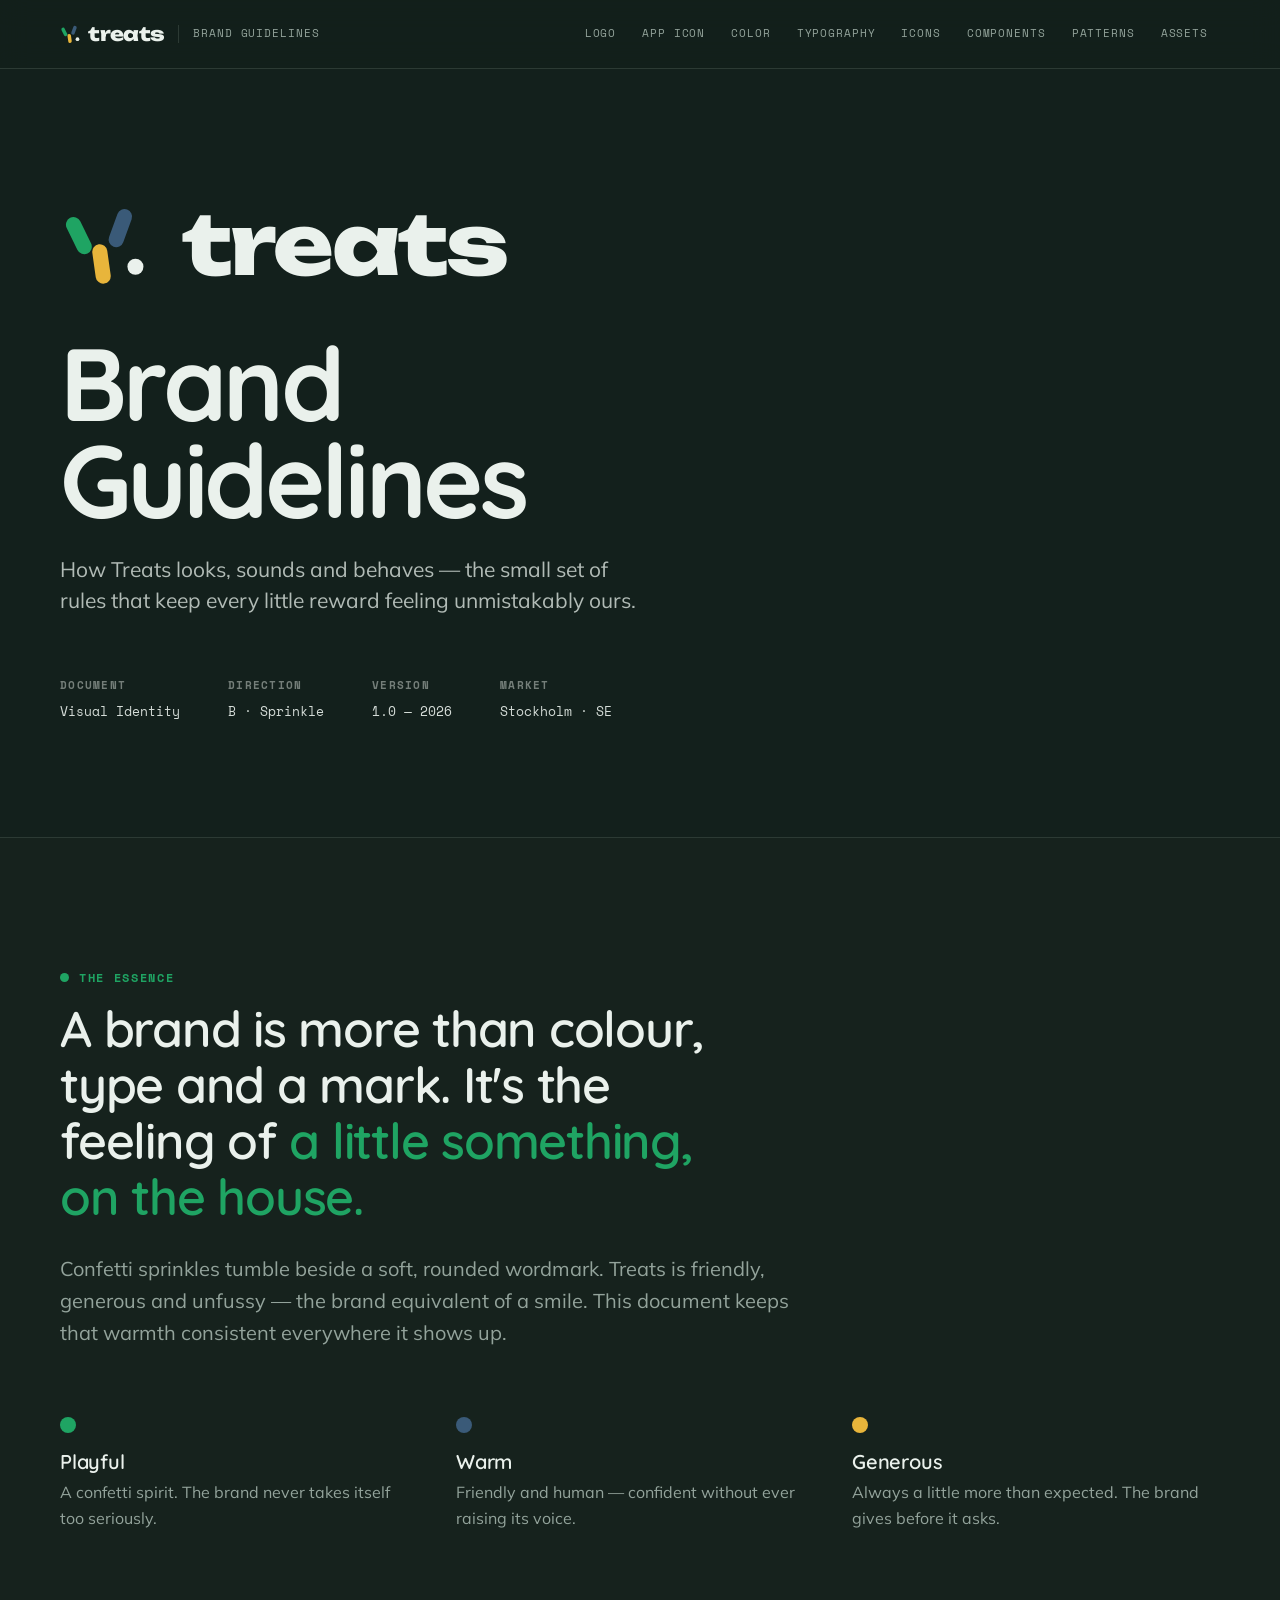
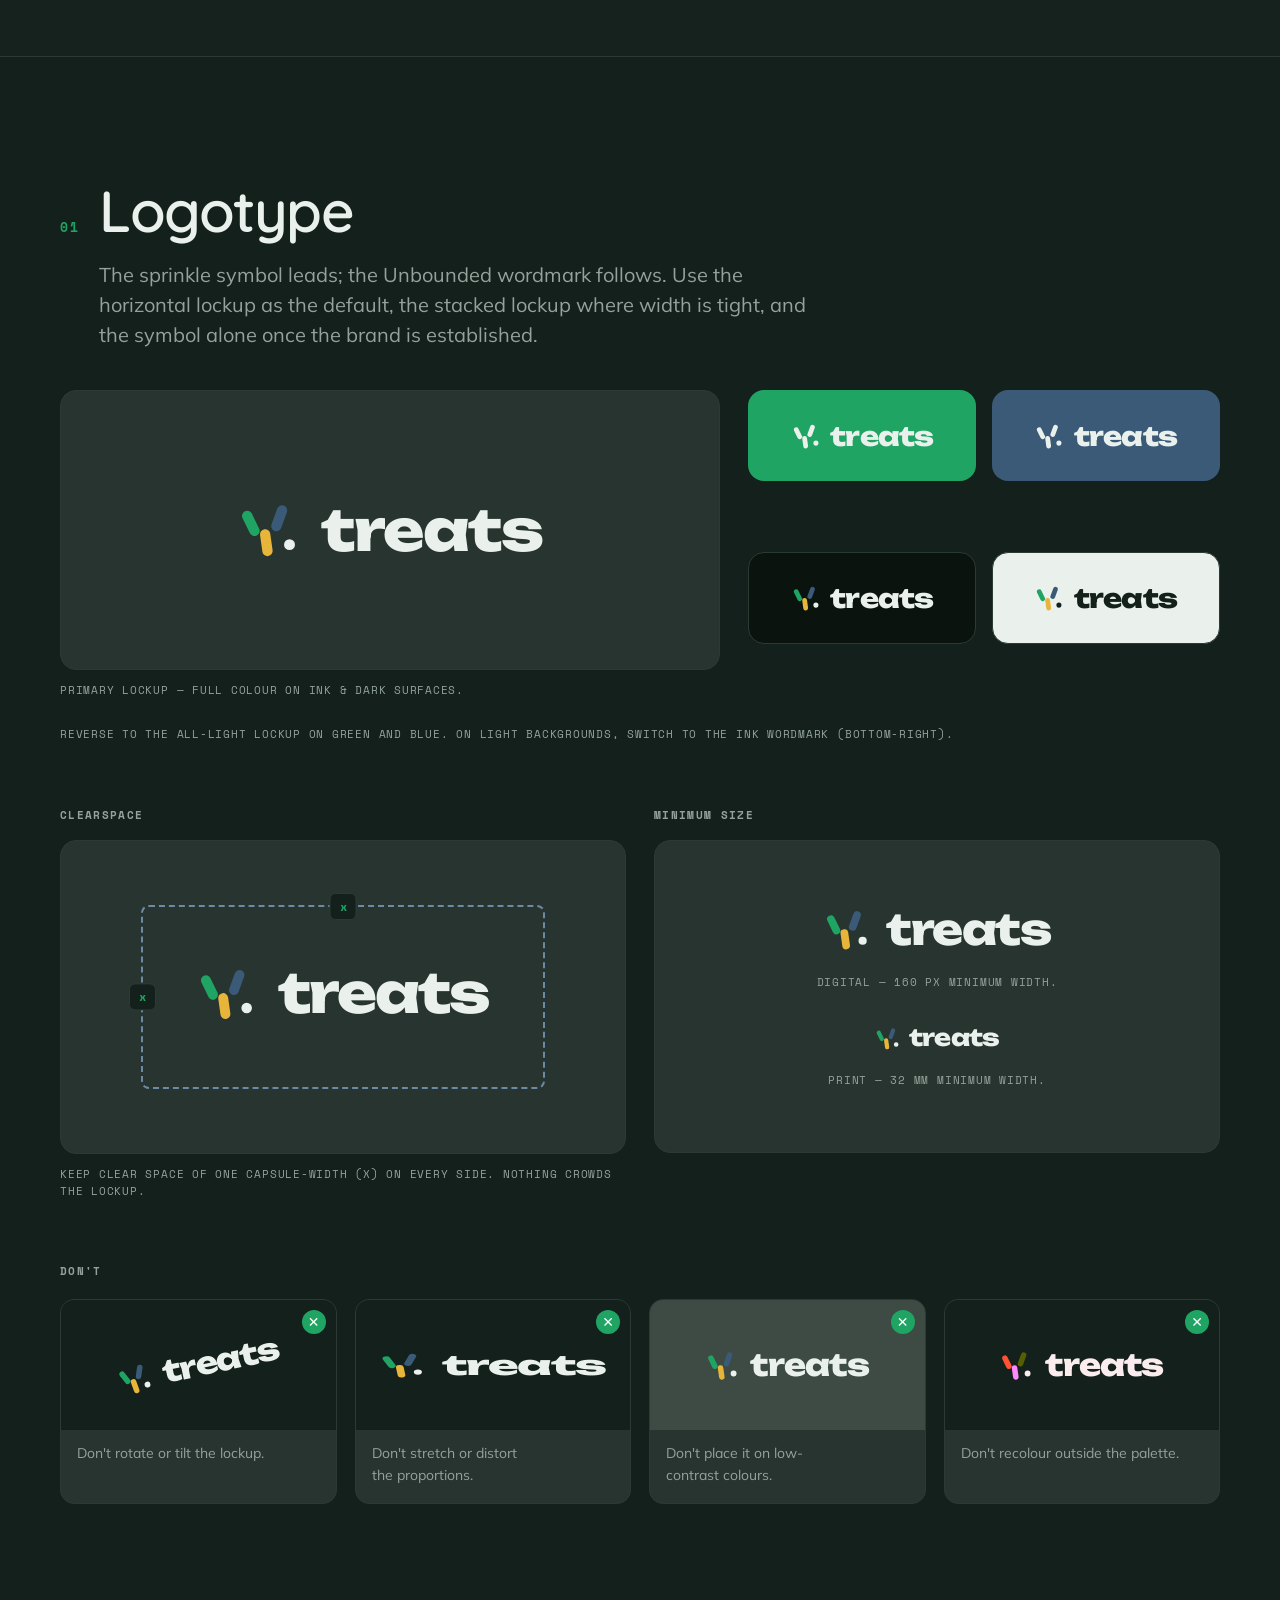
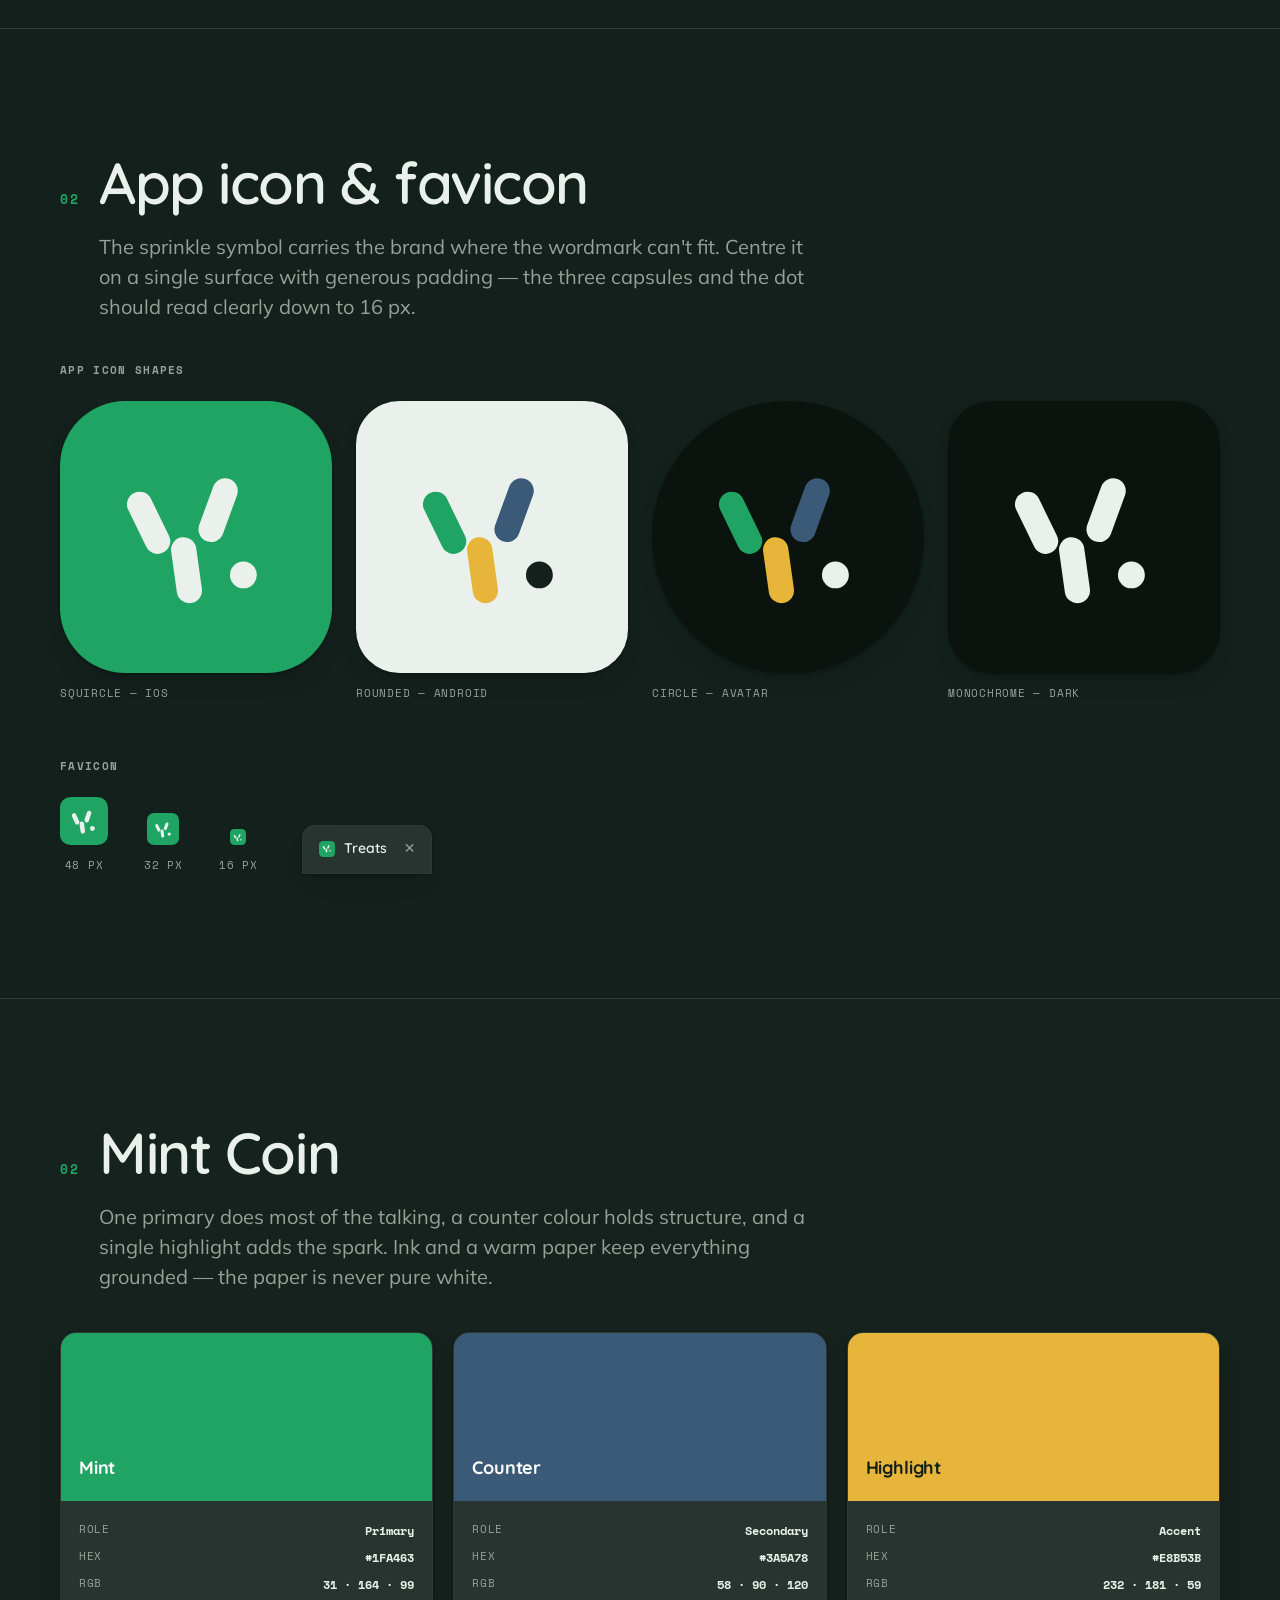
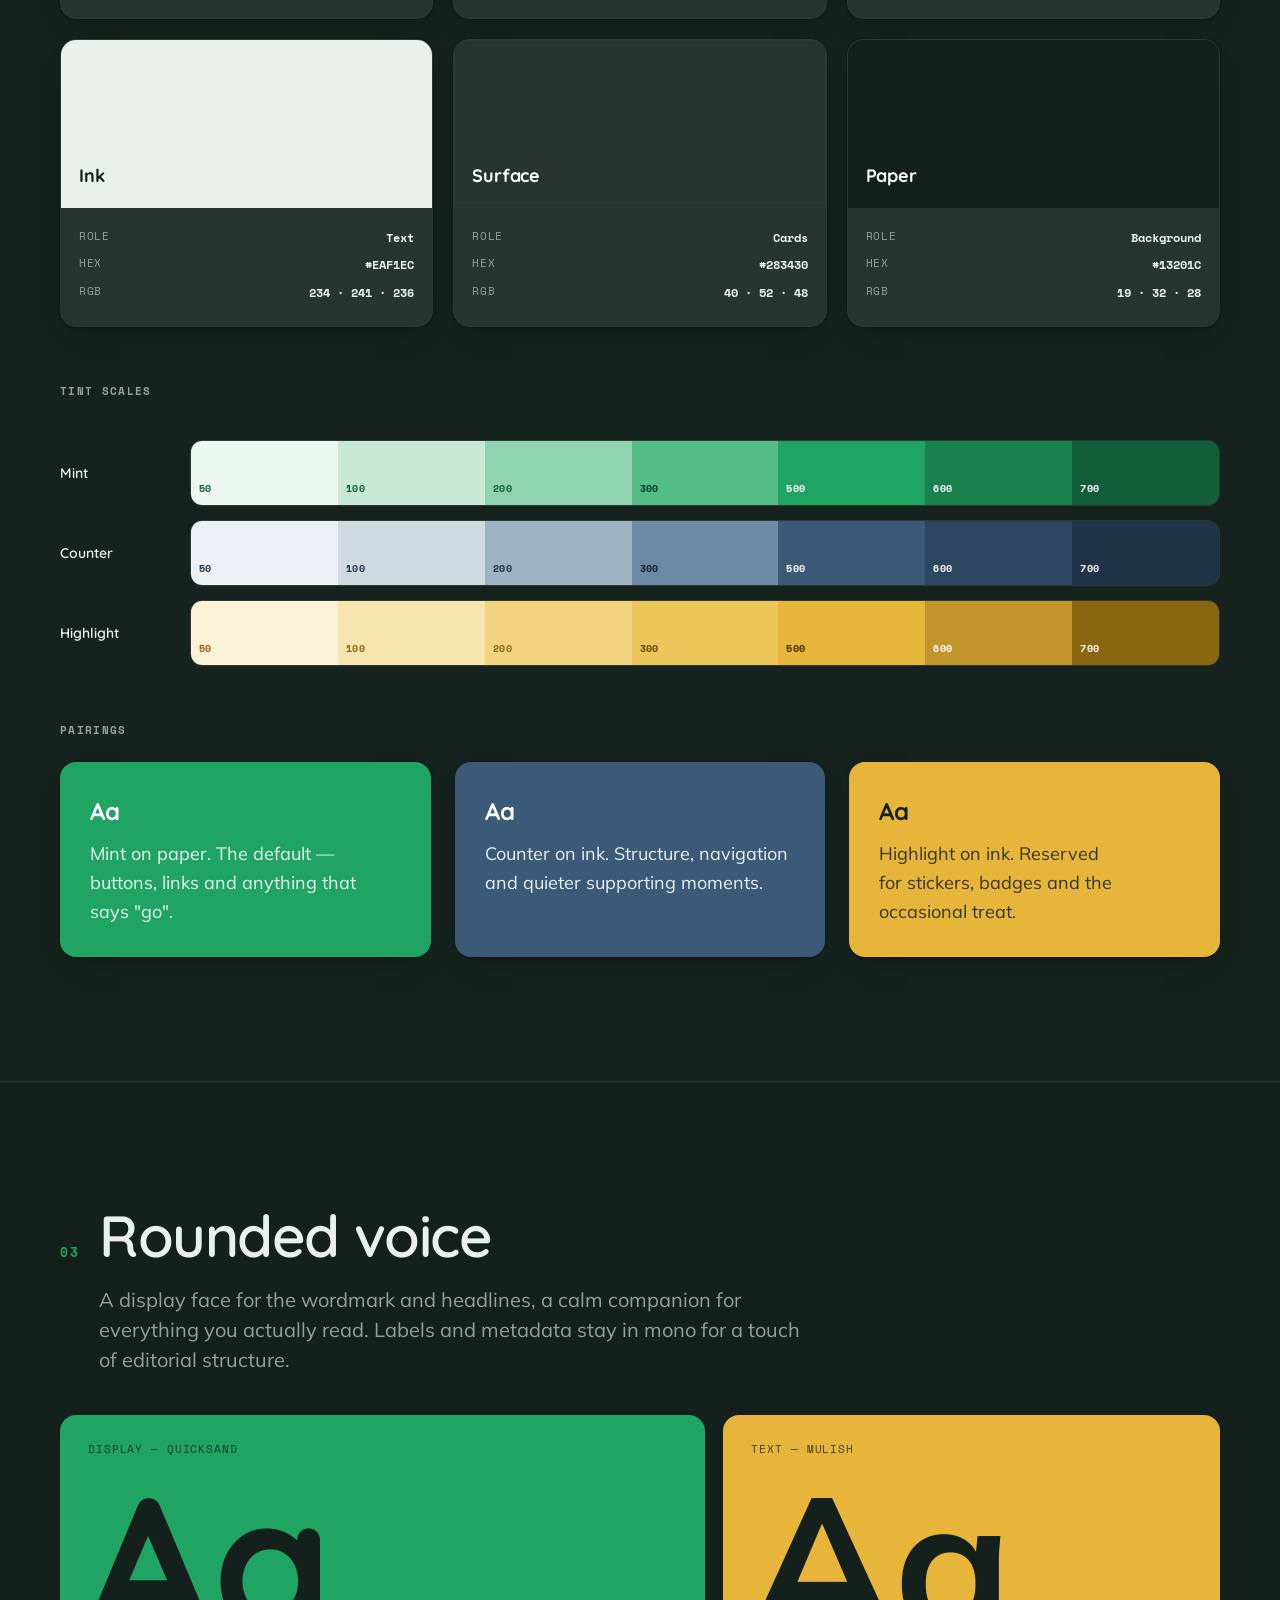
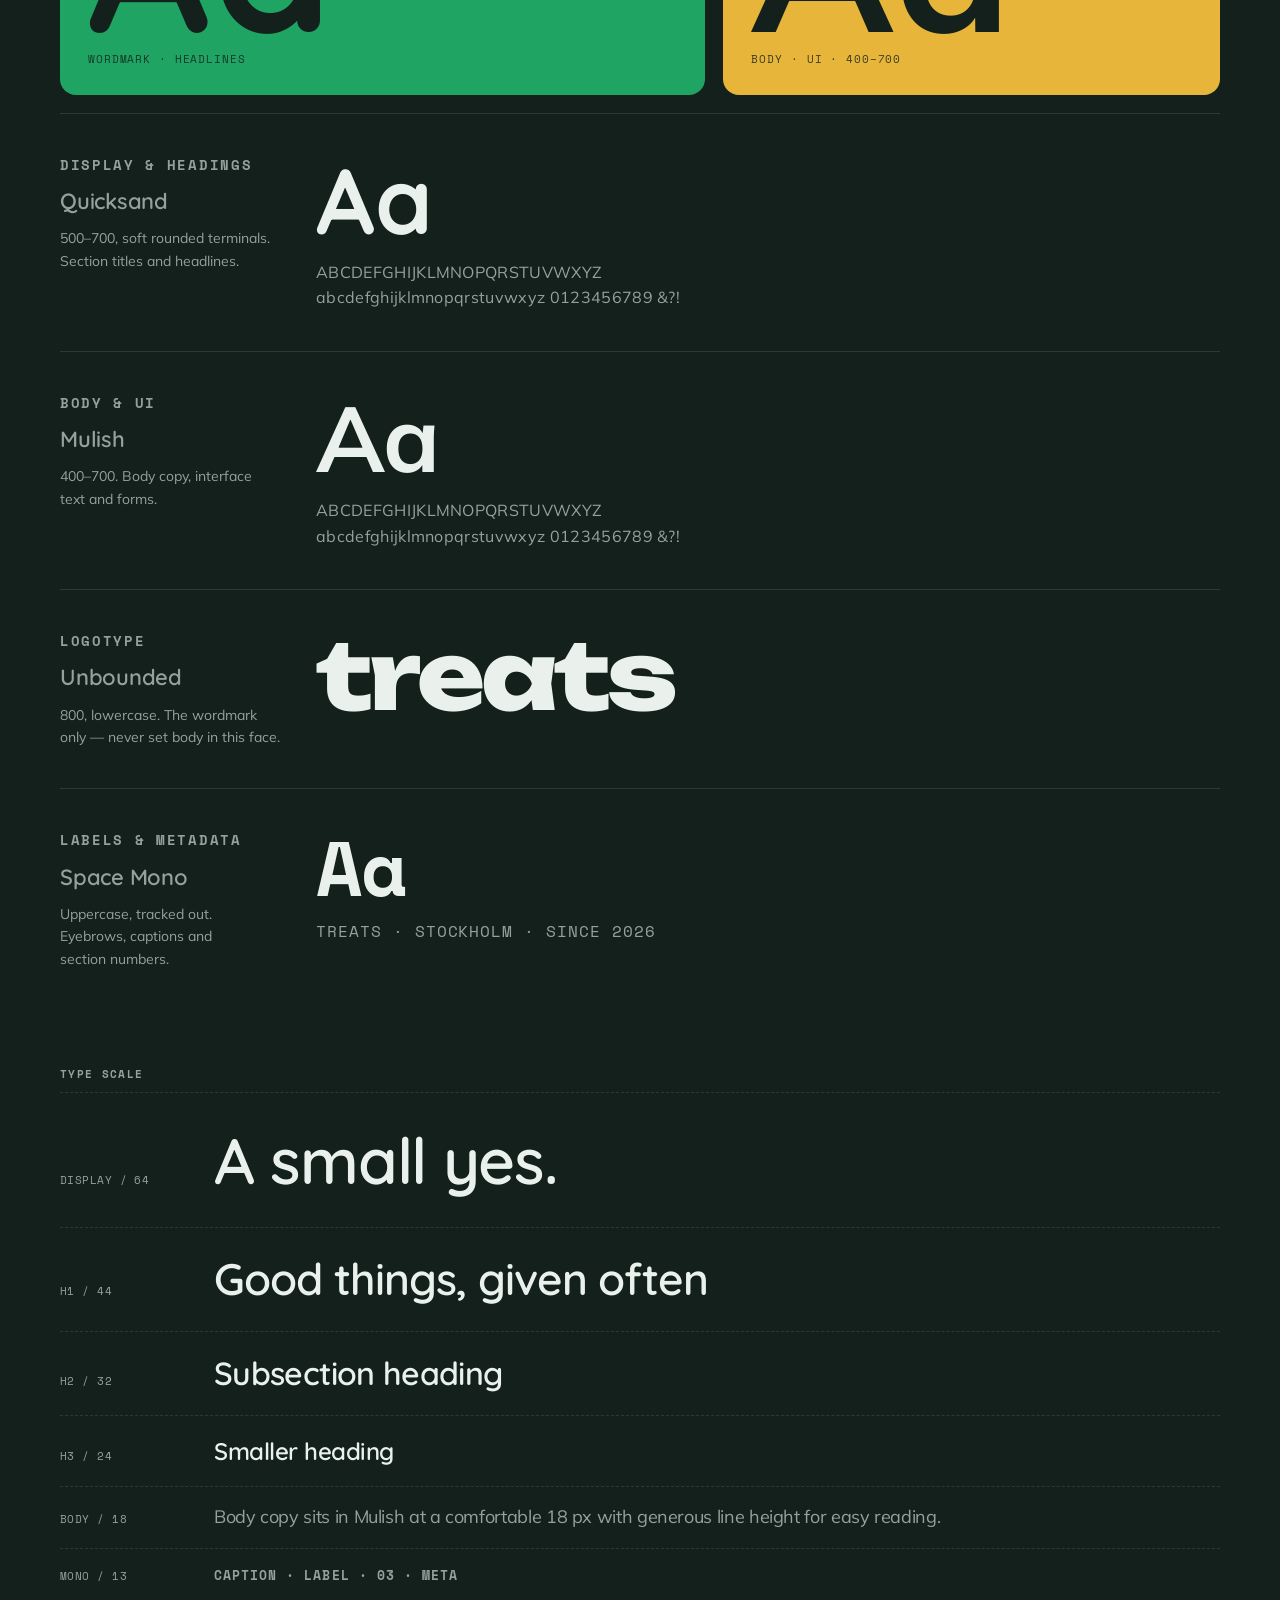
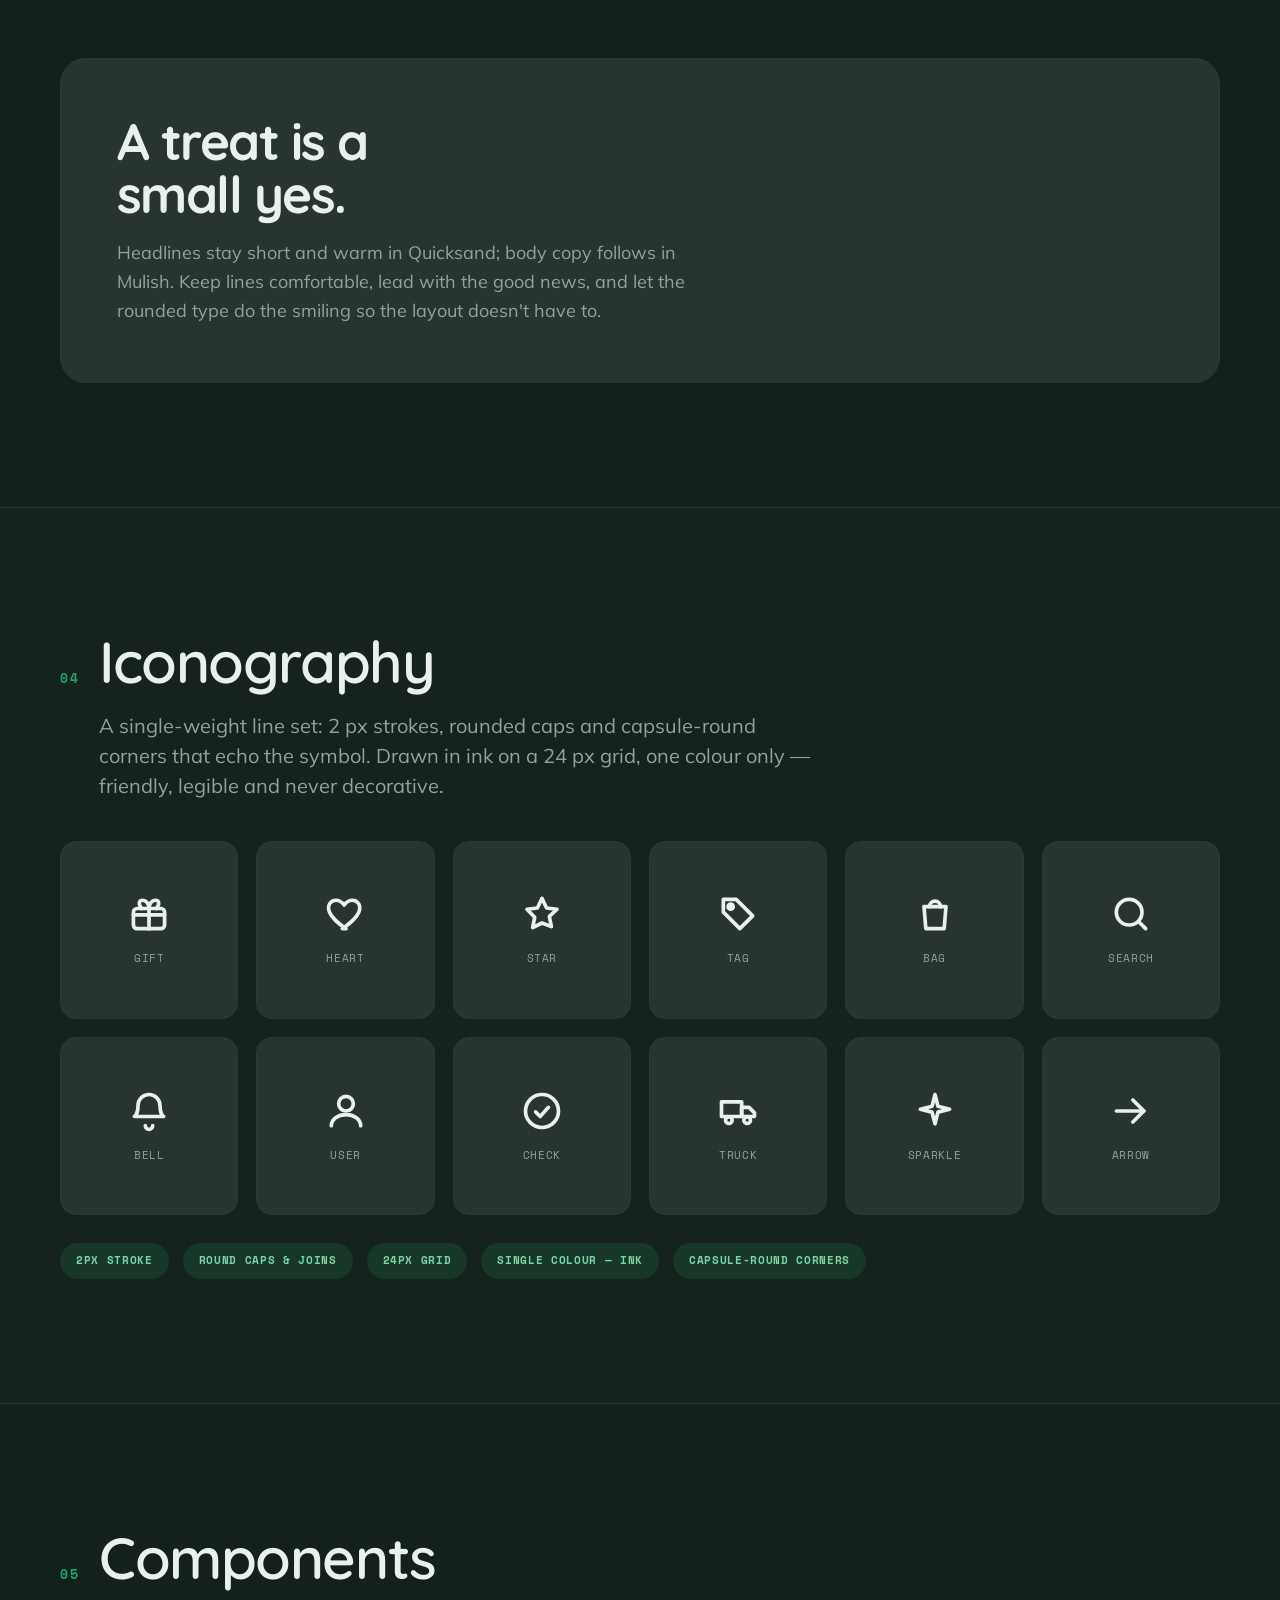
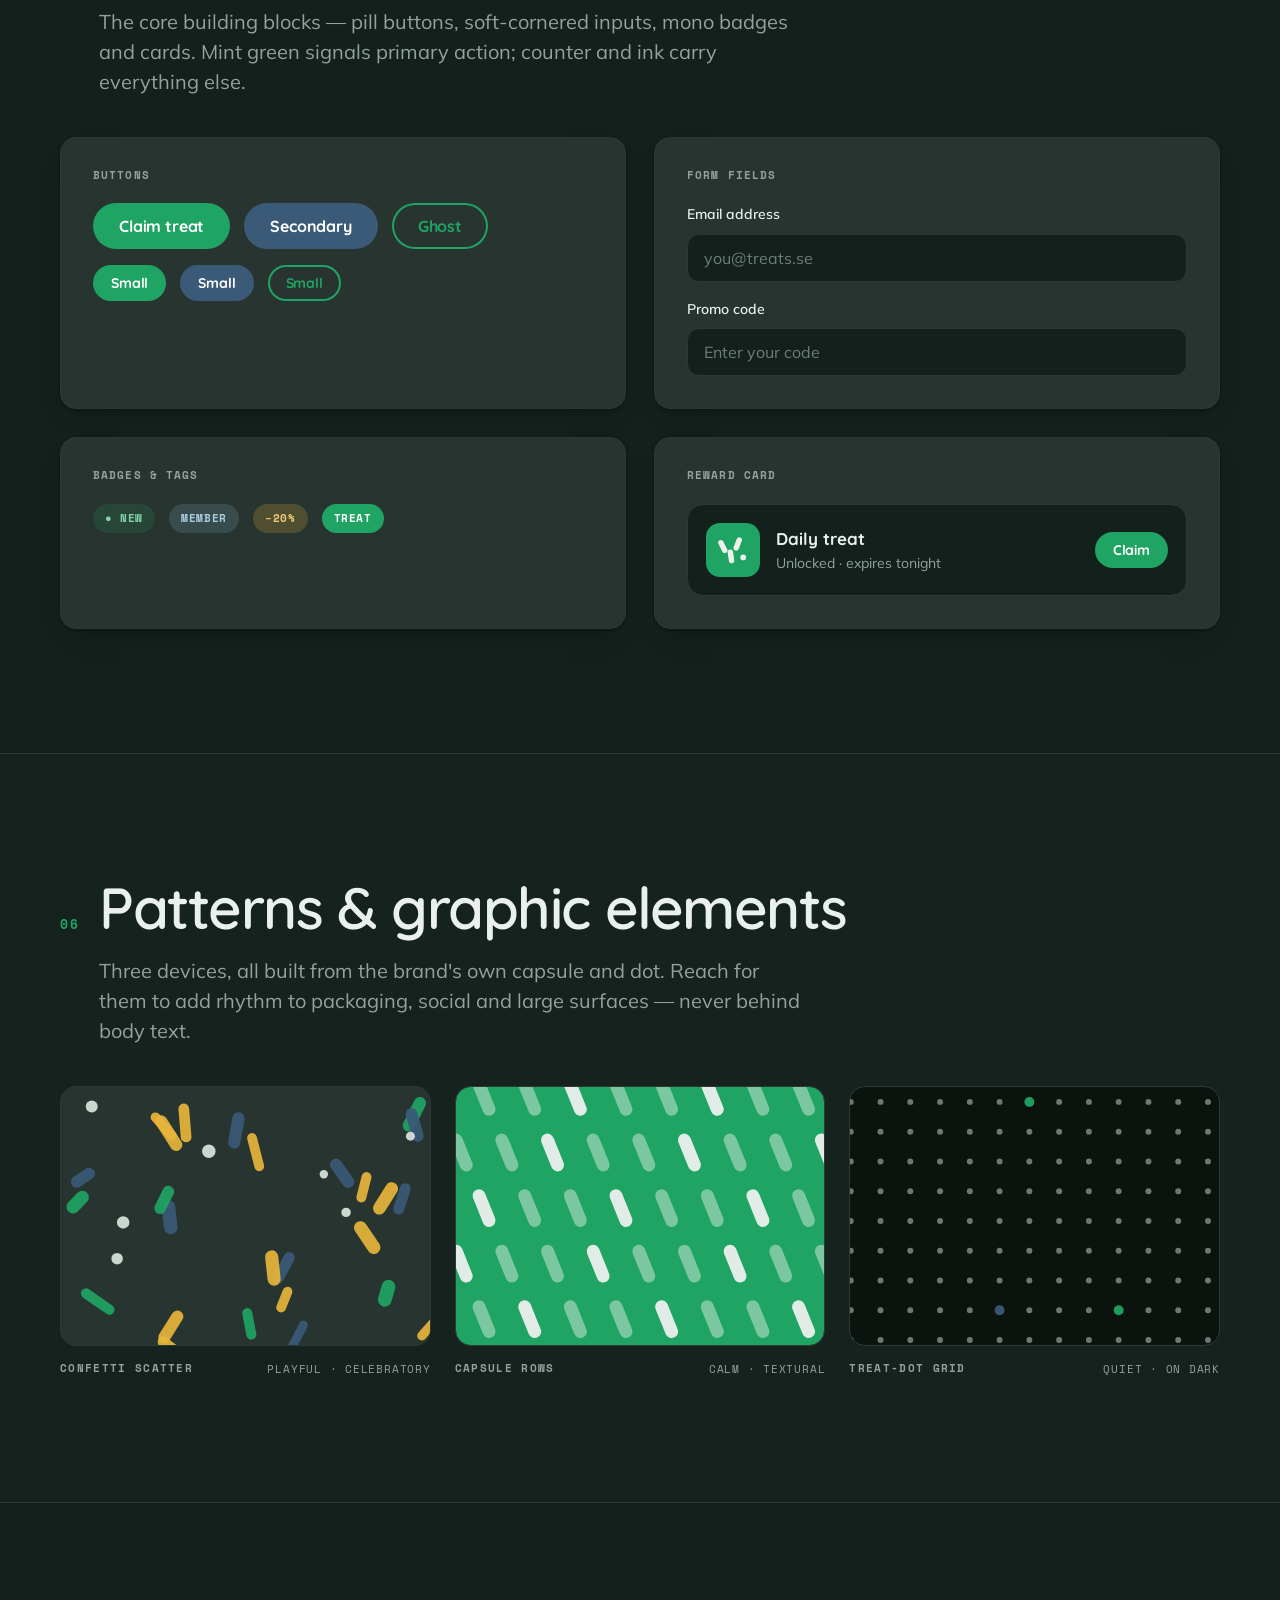
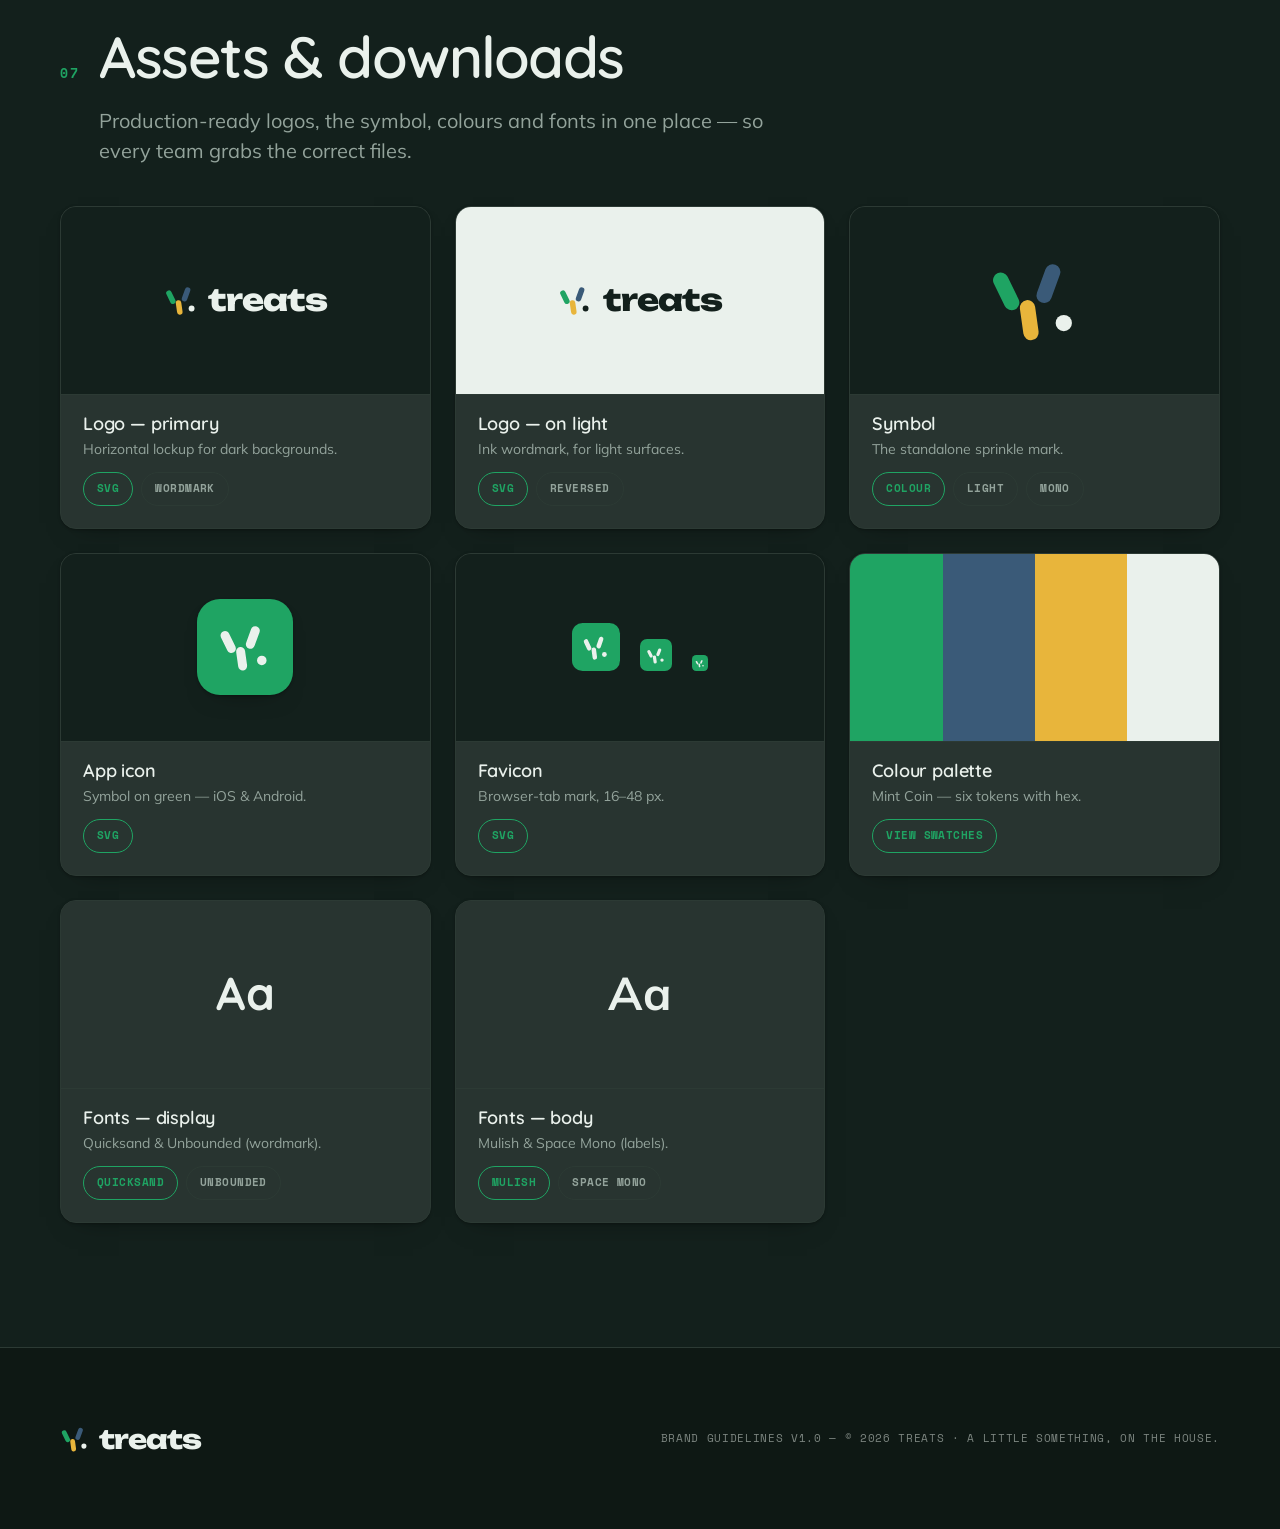
<file: treats-brand-guidelines/index.html>
<!DOCTYPE html>
<html lang="en">
<head>
<meta charset="UTF-8">
<meta name="viewport" content="width=device-width, initial-scale=1.0">
<title>Treats — Brand Guidelines</title>
<link rel="preconnect" href="https://fonts.googleapis.com">
<link rel="preconnect" href="https://fonts.gstatic.com" crossorigin>
<link href="https://fonts.googleapis.com/css2?family=Quicksand:wght@400;500;600;700&family=Mulish:wght@400;500;600;700;800&family=Space+Mono:wght@400;700&family=Unbounded:wght@700;800&display=swap" rel="stylesheet">
<link rel="stylesheet" href="treats.css">
</head>
<body>

<template id="__bundler_thumbnail" data-bg-color="#13201C">
  <svg viewBox="0 0 1200 800" xmlns="http://www.w3.org/2000/svg">
    <g transform="translate(510 300) scale(4)">
      <rect x="12" y="20" width="16" height="42" rx="8" fill="#1FA463" transform="rotate(-26 20 41)"/>
      <rect x="56" y="12" width="16" height="42" rx="8" fill="#3A5A78" transform="rotate(20 64 33)"/>
      <rect x="36" y="50" width="16" height="42" rx="8" fill="#E8B53B" transform="rotate(-8 44 71)"/>
      <circle cx="80" cy="74" r="8.5" fill="#EAF1EC"/>
    </g>
  </svg>
</template>

<!-- ============ TOP BAR ============ -->
<header class="topbar">
  <div class="wrap">
    <div class="brand">
      <span class="lk lk--sm"><svg class="lk-sym" viewBox="0 0 100 100"><rect class="cap-g" x="12" y="20" width="16" height="42" rx="8" transform="rotate(-26 20 41)"/><rect class="cap-b" x="56" y="12" width="16" height="42" rx="8" transform="rotate(20 64 33)"/><rect class="cap-y" x="36" y="50" width="16" height="42" rx="8" transform="rotate(-8 44 71)"/><circle class="dot" cx="80" cy="74" r="8.5"/></svg><span class="lk-word">treats</span></span>
      <span class="topbar-tag">Brand Guidelines</span>
    </div>
    <nav class="topnav">
      <a href="#logo">Logo</a>
      <a href="#appicon">App icon</a>
      <a href="#color">Color</a>
      <a href="#type">Typography</a>
      <a href="#icons">Icons</a>
      <a href="#ui">Components</a>
      <a href="#patterns">Patterns</a>
      <a href="#downloads">Assets</a>
    </nav>
  </div>
</header>

<!-- ============ COVER ============ -->
<section class="cover" data-screen-label="Cover">
  <div class="cover-inner">
    <span class="lk lk--xl cover-logo"><svg class="lk-sym" viewBox="0 0 100 100"><rect class="cap-g" x="12" y="20" width="16" height="42" rx="8" transform="rotate(-26 20 41)"/><rect class="cap-b" x="56" y="12" width="16" height="42" rx="8" transform="rotate(20 64 33)"/><rect class="cap-y" x="36" y="50" width="16" height="42" rx="8" transform="rotate(-8 44 71)"/><circle class="dot" cx="80" cy="74" r="8.5"/></svg><span class="lk-word">treats</span></span>
    <h1>Brand<br>Guidelines</h1>
    <p class="sub">How Treats looks, sounds and behaves — the small set of rules that keep every little reward feeling unmistakably ours.</p>
    <div class="cover-meta">
      <div><b>Document</b><span>Visual Identity</span></div>
      <div><b>Direction</b><span>B · Sprinkle</span></div>
      <div><b>Version</b><span>1.0 — 2026</span></div>
      <div><b>Market</b><span>Stockholm · SE</span></div>
    </div>
  </div>
</section>

<!-- ============ ESSENCE ============ -->
<section class="manifesto" data-screen-label="Essence">
  <div class="wrap">
    <p class="eyebrow">The essence</p>
    <p class="big">A brand is more than colour, type and a mark. It's the feeling of <em>a little something, on the house.</em></p>
    <p style="max-width:62ch;margin-top:28px;font-size:20px;color:var(--ink-soft)">
      Confetti sprinkles tumble beside a soft, rounded wordmark. Treats is friendly, generous and unfussy —
      the brand equivalent of a smile. This document keeps that warmth consistent everywhere it shows up.
    </p>

    <div class="principles">
      <div class="principle">
        <div class="dot" style="background:var(--brand-primary)"></div>
        <h4>Playful</h4>
        <p>A confetti spirit. The brand never takes itself too seriously.</p>
      </div>
      <div class="principle">
        <div class="dot" style="background:var(--brand-secondary)"></div>
        <h4>Warm</h4>
        <p>Friendly and human — confident without ever raising its voice.</p>
      </div>
      <div class="principle">
        <div class="dot" style="background:var(--brand-accent)"></div>
        <h4>Generous</h4>
        <p>Always a little more than expected. The brand gives before it asks.</p>
      </div>
    </div>
  </div>
</section>

<!-- ============ 01 LOGO ============ -->
<section id="logo" data-screen-label="Logo">
  <div class="wrap">
    <div class="sec-head">
      <div class="sec-num">01</div>
      <div class="sec-titles">
        <h2>Logotype</h2>
        <p class="lede">The sprinkle symbol leads; the Unbounded wordmark follows. Use the horizontal lockup as the default, the stacked lockup where width is tight, and the symbol alone once the brand is established.</p>
      </div>
    </div>

    <!-- Primary + variants -->
    <div class="logo-hero">
      <div>
        <div class="logo-stage bg-surface">
          <span class="lk lk--lg"><svg class="lk-sym" viewBox="0 0 100 100"><rect class="cap-g" x="12" y="20" width="16" height="42" rx="8" transform="rotate(-26 20 41)"/><rect class="cap-b" x="56" y="12" width="16" height="42" rx="8" transform="rotate(20 64 33)"/><rect class="cap-y" x="36" y="50" width="16" height="42" rx="8" transform="rotate(-8 44 71)"/><circle class="dot" cx="80" cy="74" r="8.5"/></svg><span class="lk-word">treats</span></span>
        </div>
        <p class="cap">Primary lockup — full colour on ink &amp; dark surfaces.</p>
      </div>
      <div class="logo-variants">
        <div><div class="logo-stage bg-primary"><span class="lk lk--rev" style="font-size:26px"><svg class="lk-sym" viewBox="0 0 100 100"><rect class="cap-g" x="12" y="20" width="16" height="42" rx="8" transform="rotate(-26 20 41)"/><rect class="cap-b" x="56" y="12" width="16" height="42" rx="8" transform="rotate(20 64 33)"/><rect class="cap-y" x="36" y="50" width="16" height="42" rx="8" transform="rotate(-8 44 71)"/><circle class="dot" cx="80" cy="74" r="8.5"/></svg><span class="lk-word">treats</span></span></div></div>
        <div><div class="logo-stage bg-secondary"><span class="lk lk--rev" style="font-size:26px"><svg class="lk-sym" viewBox="0 0 100 100"><rect class="cap-g" x="12" y="20" width="16" height="42" rx="8" transform="rotate(-26 20 41)"/><rect class="cap-b" x="56" y="12" width="16" height="42" rx="8" transform="rotate(20 64 33)"/><rect class="cap-y" x="36" y="50" width="16" height="42" rx="8" transform="rotate(-8 44 71)"/><circle class="dot" cx="80" cy="74" r="8.5"/></svg><span class="lk-word">treats</span></span></div></div>
        <div><div class="logo-stage bg-deep"><span class="lk" style="font-size:26px"><svg class="lk-sym" viewBox="0 0 100 100"><rect class="cap-g" x="12" y="20" width="16" height="42" rx="8" transform="rotate(-26 20 41)"/><rect class="cap-b" x="56" y="12" width="16" height="42" rx="8" transform="rotate(20 64 33)"/><rect class="cap-y" x="36" y="50" width="16" height="42" rx="8" transform="rotate(-8 44 71)"/><circle class="dot" cx="80" cy="74" r="8.5"/></svg><span class="lk-word">treats</span></span></div></div>
        <div><div class="logo-stage bg-white"><span class="lk lk--on-light" style="font-size:26px"><svg class="lk-sym" viewBox="0 0 100 100"><rect class="cap-g" x="12" y="20" width="16" height="42" rx="8" transform="rotate(-26 20 41)"/><rect class="cap-b" x="56" y="12" width="16" height="42" rx="8" transform="rotate(20 64 33)"/><rect class="cap-y" x="36" y="50" width="16" height="42" rx="8" transform="rotate(-8 44 71)"/><circle class="dot" cx="80" cy="74" r="8.5"/></svg><span class="lk-word">treats</span></span></div></div>
      </div>
    </div>
    <p class="cap" style="margin-bottom:64px">Reverse to the all-light lockup on green and blue. On light backgrounds, switch to the ink wordmark (bottom-right).</p>

    <!-- Clearspace + min size -->
    <div class="grid-2" style="align-items:stretch">
      <div>
        <p class="label" style="margin-bottom:16px">Clearspace</p>
        <div class="clearspace">
          <div class="frame">
            <span class="lk" style="font-size:54px"><svg class="lk-sym" viewBox="0 0 100 100"><rect class="cap-g" x="12" y="20" width="16" height="42" rx="8" transform="rotate(-26 20 41)"/><rect class="cap-b" x="56" y="12" width="16" height="42" rx="8" transform="rotate(20 64 33)"/><rect class="cap-y" x="36" y="50" width="16" height="42" rx="8" transform="rotate(-8 44 71)"/><circle class="dot" cx="80" cy="74" r="8.5"/></svg><span class="lk-word">treats</span></span>
            <span class="cs-tag" style="top:-12px;left:50%;transform:translateX(-50%)">x</span>
            <span class="cs-tag" style="left:-12px;top:50%;transform:translateY(-50%)">x</span>
          </div>
        </div>
        <p class="cap">Keep clear space of one capsule-width (x) on every side. Nothing crowds the lockup.</p>
      </div>
      <div>
        <p class="label" style="margin-bottom:16px">Minimum size</p>
        <div class="clearspace" style="flex-direction:column;gap:34px;align-items:center">
          <div style="text-align:center">
            <span class="lk" style="font-size:42px"><svg class="lk-sym" viewBox="0 0 100 100"><rect class="cap-g" x="12" y="20" width="16" height="42" rx="8" transform="rotate(-26 20 41)"/><rect class="cap-b" x="56" y="12" width="16" height="42" rx="8" transform="rotate(20 64 33)"/><rect class="cap-y" x="36" y="50" width="16" height="42" rx="8" transform="rotate(-8 44 71)"/><circle class="dot" cx="80" cy="74" r="8.5"/></svg><span class="lk-word">treats</span></span>
            <p class="cap">Digital — 160 px minimum width.</p>
          </div>
          <div style="text-align:center">
            <span class="lk" style="font-size:23px"><svg class="lk-sym" viewBox="0 0 100 100"><rect class="cap-g" x="12" y="20" width="16" height="42" rx="8" transform="rotate(-26 20 41)"/><rect class="cap-b" x="56" y="12" width="16" height="42" rx="8" transform="rotate(20 64 33)"/><rect class="cap-y" x="36" y="50" width="16" height="42" rx="8" transform="rotate(-8 44 71)"/><circle class="dot" cx="80" cy="74" r="8.5"/></svg><span class="lk-word">treats</span></span>
            <p class="cap">Print — 32 mm minimum width.</p>
          </div>
        </div>
      </div>
    </div>

    <!-- Misuse -->
    <p class="label" style="margin:64px 0 18px">Don't</p>
    <div class="misuse">
      <div class="dont">
        <div class="vis"><span class="x">✕</span><span class="lk" style="font-size:30px;transform:rotate(-12deg)"><svg class="lk-sym" viewBox="0 0 100 100"><rect class="cap-g" x="12" y="20" width="16" height="42" rx="8" transform="rotate(-26 20 41)"/><rect class="cap-b" x="56" y="12" width="16" height="42" rx="8" transform="rotate(20 64 33)"/><rect class="cap-y" x="36" y="50" width="16" height="42" rx="8" transform="rotate(-8 44 71)"/><circle class="dot" cx="80" cy="74" r="8.5"/></svg><span class="lk-word">treats</span></span></div>
        <p>Don't rotate or tilt the lockup.</p>
      </div>
      <div class="dont">
        <div class="vis"><span class="x">✕</span><span class="lk" style="font-size:26px;transform:scaleX(1.6)"><svg class="lk-sym" viewBox="0 0 100 100"><rect class="cap-g" x="12" y="20" width="16" height="42" rx="8" transform="rotate(-26 20 41)"/><rect class="cap-b" x="56" y="12" width="16" height="42" rx="8" transform="rotate(20 64 33)"/><rect class="cap-y" x="36" y="50" width="16" height="42" rx="8" transform="rotate(-8 44 71)"/><circle class="dot" cx="80" cy="74" r="8.5"/></svg><span class="lk-word">treats</span></span></div>
        <p>Don't stretch or distort the proportions.</p>
      </div>
      <div class="dont">
        <div class="vis" style="background:#3d4b44"><span class="x">✕</span><span class="lk" style="font-size:30px"><svg class="lk-sym" viewBox="0 0 100 100"><rect class="cap-g" x="12" y="20" width="16" height="42" rx="8" transform="rotate(-26 20 41)"/><rect class="cap-b" x="56" y="12" width="16" height="42" rx="8" transform="rotate(20 64 33)"/><rect class="cap-y" x="36" y="50" width="16" height="42" rx="8" transform="rotate(-8 44 71)"/><circle class="dot" cx="80" cy="74" r="8.5"/></svg><span class="lk-word">treats</span></span></div>
        <p>Don't place it on low-contrast colours.</p>
      </div>
      <div class="dont">
        <div class="vis"><span class="x">✕</span><span class="lk" style="font-size:30px;filter:hue-rotate(220deg) saturate(2)"><svg class="lk-sym" viewBox="0 0 100 100"><rect class="cap-g" x="12" y="20" width="16" height="42" rx="8" transform="rotate(-26 20 41)"/><rect class="cap-b" x="56" y="12" width="16" height="42" rx="8" transform="rotate(20 64 33)"/><rect class="cap-y" x="36" y="50" width="16" height="42" rx="8" transform="rotate(-8 44 71)"/><circle class="dot" cx="80" cy="74" r="8.5"/></svg><span class="lk-word">treats</span></span></div>
        <p>Don't recolour outside the palette.</p>
      </div>
    </div>
  </div>
</section>

<!-- ============ 02 APP ICON & FAVICON ============ -->
<section id="appicon" data-screen-label="App icon">
  <div class="wrap">
    <div class="sec-head">
      <div class="sec-num">02</div>
      <div class="sec-titles">
        <h2>App icon &amp; favicon</h2>
        <p class="lede">The sprinkle symbol carries the brand where the wordmark can't fit. Centre it on a single surface with generous padding — the three capsules and the dot should read clearly down to 16&nbsp;px.</p>
      </div>
    </div>

    <p class="label" style="margin-bottom:22px">App icon shapes</p>
    <div class="appicons">
      <div class="appicon">
        <div class="tile squircle"><img class="sym" src="assets/treats-symbol-reversed.svg" alt=""></div>
        <p class="cap">Squircle — iOS</p>
      </div>
      <div class="appicon">
        <div class="tile rounded light"><img class="sym" src="assets/treats-symbol-color.svg" alt=""></div>
        <p class="cap">Rounded — Android</p>
      </div>
      <div class="appicon">
        <div class="tile circle ink"><img class="sym" src="assets/treats-symbol-color-on-dark.svg" alt=""></div>
        <p class="cap">Circle — avatar</p>
      </div>
      <div class="appicon">
        <div class="tile rounded ink"><img class="sym" src="assets/treats-symbol-reversed.svg" alt=""></div>
        <p class="cap">Monochrome — dark</p>
      </div>
    </div>

    <p class="label" style="margin:56px 0 22px">Favicon</p>
    <div class="favicons">
      <div class="favsize s48"><div class="favchip"><img class="sym" src="assets/treats-symbol-reversed.svg" alt=""></div><span class="cap" style="margin:0">48 px</span></div>
      <div class="favsize s32"><div class="favchip"><img class="sym" src="assets/treats-symbol-reversed.svg" alt=""></div><span class="cap" style="margin:0">32 px</span></div>
      <div class="favsize s16"><div class="favchip"><img class="sym" src="assets/treats-symbol-reversed.svg" alt=""></div><span class="cap" style="margin:0">16 px</span></div>
      <div style="margin-left:8px">
        <div class="favtab"><div class="favchip"><img class="sym" src="assets/treats-symbol-reversed.svg" alt=""></div>Treats<span class="x">✕</span></div>
      </div>
    </div>
  </div>
</section>

<!-- ============ 03 COLOR ============ -->
<section id="color" class="manifesto" data-screen-label="Color">
  <div class="wrap">
    <div class="sec-head">
      <div class="sec-num">02</div>
      <div class="sec-titles">
        <h2>Mint Coin</h2>
        <p class="lede">One primary does most of the talking, a counter colour holds structure, and a single highlight adds the spark. Ink and a warm paper keep everything grounded — the paper is never pure white.</p>
      </div>
    </div>

    <div class="swatches">
      <div class="swatch">
        <div class="chip" style="background:var(--brand-primary)"><span class="nm" style="color:#fff">Mint</span></div>
        <div class="meta">
          <div class="row"><span>Role</span><span>Primary</span></div>
          <div class="row"><span>HEX</span><span>#1FA463</span></div>
          <div class="row"><span>RGB</span><span>31 · 164 · 99</span></div>
        </div>
      </div>
      <div class="swatch">
        <div class="chip" style="background:var(--brand-secondary)"><span class="nm" style="color:#fff">Counter</span></div>
        <div class="meta">
          <div class="row"><span>Role</span><span>Secondary</span></div>
          <div class="row"><span>HEX</span><span>#3A5A78</span></div>
          <div class="row"><span>RGB</span><span>58 · 90 · 120</span></div>
        </div>
      </div>
      <div class="swatch">
        <div class="chip" style="background:var(--brand-accent)"><span class="nm" style="color:var(--paper)">Highlight</span></div>
        <div class="meta">
          <div class="row"><span>Role</span><span>Accent</span></div>
          <div class="row"><span>HEX</span><span>#E8B53B</span></div>
          <div class="row"><span>RGB</span><span>232 · 181 · 59</span></div>
        </div>
      </div>
      <div class="swatch">
        <div class="chip" style="background:#EAF1EC"><span class="nm" style="color:var(--paper)">Ink</span></div>
        <div class="meta">
          <div class="row"><span>Role</span><span>Text</span></div>
          <div class="row"><span>HEX</span><span>#EAF1EC</span></div>
          <div class="row"><span>RGB</span><span>234 · 241 · 236</span></div>
        </div>
      </div>
      <div class="swatch">
        <div class="chip" style="background:var(--card);box-shadow:inset 0 0 0 1px var(--line)"><span class="nm" style="color:#fff">Surface</span></div>
        <div class="meta">
          <div class="row"><span>Role</span><span>Cards</span></div>
          <div class="row"><span>HEX</span><span>#283430</span></div>
          <div class="row"><span>RGB</span><span>40 · 52 · 48</span></div>
        </div>
      </div>
      <div class="swatch">
        <div class="chip" style="background:var(--paper)"><span class="nm" style="color:#fff">Paper</span></div>
        <div class="meta">
          <div class="row"><span>Role</span><span>Background</span></div>
          <div class="row"><span>HEX</span><span>#13201C</span></div>
          <div class="row"><span>RGB</span><span>19 · 32 · 28</span></div>
        </div>
      </div>
    </div>

    <!-- Tints -->
    <p class="label" style="margin:56px 0 22px">Tint scales</p>
    <div class="tints">
      <div class="tint-row">
        <div class="nm">Mint</div>
        <div class="tint-strip">
          <div style="background:var(--primary-50);color:#115E39">50</div><div style="background:var(--primary-100);color:#115E39">100</div><div style="background:var(--primary-200);color:#115E39">200</div>
          <div style="background:var(--primary-300);color:#0B3D25">300</div><div style="background:var(--brand-primary);color:#fff">500</div><div style="background:var(--primary-600);color:#fff">600</div><div style="background:var(--primary-700);color:#fff">700</div>
        </div>
      </div>
      <div class="tint-row">
        <div class="nm">Counter</div>
        <div class="tint-strip">
          <div style="background:var(--secondary-50);color:#213447">50</div><div style="background:var(--secondary-100);color:#213447">100</div><div style="background:var(--secondary-200);color:#213447">200</div>
          <div style="background:var(--secondary-300);color:#16222e">300</div><div style="background:var(--brand-secondary);color:#fff">500</div><div style="background:var(--secondary-600);color:#fff">600</div><div style="background:var(--secondary-700);color:#fff">700</div>
        </div>
      </div>
      <div class="tint-row">
        <div class="nm">Highlight</div>
        <div class="tint-strip">
          <div style="background:#FBF1D6;color:#8A6610">50</div><div style="background:#F7E4AE;color:#8A6610">100</div><div style="background:#F2D480;color:#8A6610">200</div>
          <div style="background:#EDC659;color:#5e4708">300</div><div style="background:var(--brand-accent);color:#3a2c06">500</div><div style="background:#C2942C;color:#fff">600</div><div style="background:#8A6610;color:#fff">700</div>
        </div>
      </div>
    </div>

    <!-- combinations -->
    <p class="label" style="margin:56px 0 22px">Pairings</p>
    <div class="grid-3">
      <div class="card" style="background:var(--brand-primary);color:#fff;padding:30px;border:none">
        <p style="font-family:var(--font-display);font-weight:700;font-size:24px">Aa</p>
        <p style="margin-top:10px;opacity:.9">Mint on paper. The default — buttons, links and anything that says "go".</p>
      </div>
      <div class="card" style="background:var(--brand-secondary);color:#fff;padding:30px;border:none">
        <p style="font-family:var(--font-display);font-weight:700;font-size:24px">Aa</p>
        <p style="margin-top:10px;opacity:.9">Counter on ink. Structure, navigation and quieter supporting moments.</p>
      </div>
      <div class="card" style="background:var(--brand-accent);color:var(--paper);padding:30px;border:none">
        <p style="font-family:var(--font-display);font-weight:700;font-size:24px">Aa</p>
        <p style="margin-top:10px;opacity:.85">Highlight on ink. Reserved for stickers, badges and the occasional treat.</p>
      </div>
    </div>
  </div>
</section>

<!-- ============ 04 TYPOGRAPHY ============ -->
<section id="type" data-screen-label="Typography">
  <div class="wrap">
    <div class="sec-head">
      <div class="sec-num">03</div>
      <div class="sec-titles">
        <h2>Rounded voice</h2>
        <p class="lede">A display face for the wordmark and headlines, a calm companion for everything you actually read. Labels and metadata stay in mono for a touch of editorial structure.</p>
      </div>
    </div>

    <div class="typegrid">
      <div class="typecard" style="background:var(--brand-primary);color:var(--paper)">
        <div class="tc-top">Display — Quicksand</div>
        <div class="tc-glyph" style="font-family:var(--font-display);font-weight:700">Aa</div>
        <div class="tc-bot">Wordmark · Headlines</div>
      </div>
      <div class="typecard" style="background:var(--brand-accent);color:var(--paper)">
        <div class="tc-top">Text — Mulish</div>
        <div class="tc-glyph" style="font-family:var(--font-body);font-weight:700">Aa</div>
        <div class="tc-bot">Body · UI · 400–700</div>
      </div>
    </div>

    <div class="type-block">
      <div class="type-meta">
        <p class="label">Display &amp; Headings</p>
        <p class="fam">Quicksand</p>
        <p>500–700, soft rounded terminals. Section titles and headlines.</p>
      </div>
      <div>
        <div class="specimen-aa">Aa</div>
        <p class="glyphs">ABCDEFGHIJKLMNOPQRSTUVWXYZ<br>abcdefghijklmnopqrstuvwxyz 0123456789 &amp;?!</p>
      </div>
    </div>

    <div class="type-block">
      <div class="type-meta">
        <p class="label">Body &amp; UI</p>
        <p class="fam">Mulish</p>
        <p>400–700. Body copy, interface text and forms.</p>
      </div>
      <div>
        <div class="specimen-aa body">Aa</div>
        <p class="glyphs" style="font-family:var(--font-body)">ABCDEFGHIJKLMNOPQRSTUVWXYZ<br>abcdefghijklmnopqrstuvwxyz 0123456789 &amp;?!</p>
      </div>
    </div>

    <div class="type-block">
      <div class="type-meta">
        <p class="label">Logotype</p>
        <p class="fam">Unbounded</p>
        <p>800, lowercase. The wordmark only — never set body in this face.</p>
      </div>
      <div>
        <div class="specimen-aa logo">treats</div>
      </div>
    </div>

    <div class="type-block">
      <div class="type-meta">
        <p class="label">Labels &amp; Metadata</p>
        <p class="fam">Space Mono</p>
        <p>Uppercase, tracked out. Eyebrows, captions and section numbers.</p>
      </div>
      <div>
        <div class="specimen-aa mono">Aa</div>
        <p class="glyphs" style="font-family:var(--font-mono);text-transform:uppercase;letter-spacing:.06em">TREATS · STOCKHOLM · SINCE 2026</p>
      </div>
    </div>

    <!-- type scale -->
    <p class="label" style="margin:56px 0 8px">Type scale</p>
    <div>
      <div class="scale-row"><div class="tag">Display / 64</div><div class="demo" style="font-size:64px">A small yes.</div></div>
      <div class="scale-row"><div class="tag">H1 / 44</div><div class="demo" style="font-size:44px">Good things, given often</div></div>
      <div class="scale-row"><div class="tag">H2 / 32</div><div class="demo" style="font-size:32px">Subsection heading</div></div>
      <div class="scale-row"><div class="tag">H3 / 24</div><div class="demo" style="font-size:24px">Smaller heading</div></div>
      <div class="scale-row"><div class="tag">Body / 18</div><div class="demo" style="font-size:18px;font-weight:400;font-family:var(--font-body);white-space:normal;color:var(--ink-soft)">Body copy sits in Mulish at a comfortable 18 px with generous line height for easy reading.</div></div>
      <div class="scale-row"><div class="tag">Mono / 13</div><div class="demo" style="font-size:13px;font-family:var(--font-mono);text-transform:uppercase;letter-spacing:.08em;color:var(--ink-soft)">Caption · label · 03 · meta</div></div>
    </div>

    <!-- pairing in context -->
    <div class="pairing" style="margin-top:56px">
      <p class="k">A treat is a<br>small yes.</p>
      <p class="b">Headlines stay short and warm in Quicksand; body copy follows in Mulish. Keep lines comfortable, lead with the good news, and let the rounded type do the smiling so the layout doesn't have to.</p>
    </div>
  </div>
</section>

<!-- ============ 05 ICONOGRAPHY ============ -->
<section id="icons" class="manifesto" data-screen-label="Iconography">
  <div class="wrap">
    <div class="sec-head">
      <div class="sec-num">04</div>
      <div class="sec-titles">
        <h2>Iconography</h2>
        <p class="lede">A single-weight line set: 2&nbsp;px strokes, rounded caps and capsule-round corners that echo the symbol. Drawn in ink on a 24&nbsp;px grid, one colour only — friendly, legible and never decorative.</p>
      </div>
    </div>

    <div class="icon-grid" id="icongrid"></div>

    <div class="icon-specs">
      <span class="spec-pill">2px stroke</span>
      <span class="spec-pill">Round caps &amp; joins</span>
      <span class="spec-pill">24px grid</span>
      <span class="spec-pill">Single colour — ink</span>
      <span class="spec-pill">Capsule-round corners</span>
    </div>
  </div>
</section>

<!-- ============ 06 COMPONENTS ============ -->
<section id="ui" data-screen-label="Components">
  <div class="wrap">
    <div class="sec-head">
      <div class="sec-num">05</div>
      <div class="sec-titles">
        <h2>Components</h2>
        <p class="lede">The core building blocks — pill buttons, soft-cornered inputs, mono badges and cards. Mint green signals primary action; counter and ink carry everything else.</p>
      </div>
    </div>

    <div class="grid-2">
      <!-- Buttons -->
      <div class="card comp-card">
        <h4>Buttons</h4>
        <div class="row-wrap" style="margin-bottom:16px">
          <button class="btn btn-primary">Claim treat</button>
          <button class="btn btn-secondary">Secondary</button>
          <button class="btn btn-ghost">Ghost</button>
        </div>
        <div class="row-wrap">
          <button class="btn btn-primary btn-sm">Small</button>
          <button class="btn btn-secondary btn-sm">Small</button>
          <button class="btn btn-ghost btn-sm">Small</button>
        </div>
      </div>

      <!-- Form -->
      <div class="card comp-card">
        <h4>Form fields</h4>
        <div style="display:grid;gap:16px">
          <div class="field">
            <label>Email address</label>
            <input type="text" placeholder="you@treats.se">
          </div>
          <div class="field">
            <label>Promo code</label>
            <input type="text" placeholder="Enter your code">
          </div>
        </div>
      </div>

      <!-- Badges -->
      <div class="card comp-card">
        <h4>Badges &amp; tags</h4>
        <div class="row-wrap">
          <span class="badge badge-primary">● New</span>
          <span class="badge badge-secondary">Member</span>
          <span class="badge badge-accent">−20%</span>
          <span class="badge badge-solid">Treat</span>
        </div>
      </div>

      <!-- Card / list item -->
      <div class="card comp-card">
        <h4>Reward card</h4>
        <div style="display:flex;gap:16px;align-items:center;background:var(--paper);border:1px solid var(--line);border-radius:16px;padding:18px">
          <div style="width:54px;height:54px;border-radius:14px;background:var(--brand-primary);flex:none;display:grid;place-items:center;overflow:hidden">
            <img src="assets/treats-symbol-reversed.svg" alt="" style="width:62%;height:62%">
          </div>
          <div style="flex:1">
            <p style="font-family:var(--font-display);font-weight:700;font-size:17px">Daily treat</p>
            <p style="font-size:14px;color:var(--ink-soft)">Unlocked · expires tonight</p>
          </div>
          <button class="btn btn-primary btn-sm">Claim</button>
        </div>
      </div>
    </div>
  </div>
</section>

<!-- ============ 07 PATTERNS ============ -->
<section id="patterns" class="manifesto" data-screen-label="Patterns">
  <div class="wrap">
    <div class="sec-head">
      <div class="sec-num">06</div>
      <div class="sec-titles">
        <h2>Patterns &amp; graphic elements</h2>
        <p class="lede">Three devices, all built from the brand's own capsule and dot. Reach for them to add rhythm to packaging, social and large surfaces — never behind body text.</p>
      </div>
    </div>

    <div class="grid-3">
      <div>
        <div class="pattern-tile pat-dots" id="tile-dots"></div>
        <div class="pat-cap"><span class="label">Confetti scatter</span><span class="cap" style="margin:0">Playful · celebratory</span></div>
      </div>
      <div>
        <div class="pattern-tile pat-shapes" id="tile-shapes"></div>
        <div class="pat-cap"><span class="label">Capsule rows</span><span class="cap" style="margin:0">Calm · textural</span></div>
      </div>
      <div>
        <div class="pattern-tile pat-grid" id="tile-grid"></div>
        <div class="pat-cap"><span class="label">Treat-dot grid</span><span class="cap" style="margin:0">Quiet · on dark</span></div>
      </div>
    </div>
  </div>
</section>

<!-- ============ 08 DOWNLOADS ============ -->
<section id="downloads" data-screen-label="Downloads">
  <div class="wrap">
    <div class="sec-head">
      <div class="sec-num">07</div>
      <div class="sec-titles">
        <h2>Assets &amp; downloads</h2>
        <p class="lede">Production-ready logos, the symbol, colours and fonts in one place — so every team grabs the correct files.</p>
      </div>
    </div>

    <div class="dl-grid">
      <div class="dl-card">
        <div class="dl-preview" style="background:var(--paper)">
          <span class="lk lk--md"><svg class="lk-sym" viewBox="0 0 100 100"><rect class="cap-g" x="12" y="20" width="16" height="42" rx="8" transform="rotate(-26 20 41)"/><rect class="cap-b" x="56" y="12" width="16" height="42" rx="8" transform="rotate(20 64 33)"/><rect class="cap-y" x="36" y="50" width="16" height="42" rx="8" transform="rotate(-8 44 71)"/><circle class="dot" cx="80" cy="74" r="8.5"/></svg><span class="lk-word">treats</span></span>
        </div>
        <div class="dl-body">
          <h4>Logo — primary</h4>
          <p>Horizontal lockup for dark backgrounds.</p>
          <div class="dl-links">
            <a href="assets/treats-lockup-on-dark.svg" download>SVG</a>
            <a href="assets/treats-wordmark-light.svg" download class="alt">Wordmark</a>
          </div>
        </div>
      </div>
      <div class="dl-card">
        <div class="dl-preview" style="background:#EAF1EC">
          <span class="lk lk--on-light lk--md"><svg class="lk-sym" viewBox="0 0 100 100"><rect class="cap-g" x="12" y="20" width="16" height="42" rx="8" transform="rotate(-26 20 41)"/><rect class="cap-b" x="56" y="12" width="16" height="42" rx="8" transform="rotate(20 64 33)"/><rect class="cap-y" x="36" y="50" width="16" height="42" rx="8" transform="rotate(-8 44 71)"/><circle class="dot" cx="80" cy="74" r="8.5"/></svg><span class="lk-word">treats</span></span>
        </div>
        <div class="dl-body">
          <h4>Logo — on light</h4>
          <p>Ink wordmark, for light surfaces.</p>
          <div class="dl-links">
            <a href="assets/treats-lockup-on-light.svg" download>SVG</a>
            <a href="assets/treats-lockup-reversed.svg" download class="alt">Reversed</a>
          </div>
        </div>
      </div>
      <div class="dl-card">
        <div class="dl-preview" style="background:var(--paper)"><img src="assets/treats-symbol-color-on-dark.svg" style="width:96px" alt="Symbol"></div>
        <div class="dl-body">
          <h4>Symbol</h4>
          <p>The standalone sprinkle mark.</p>
          <div class="dl-links">
            <a href="assets/treats-symbol-color-on-dark.svg" download>Colour</a>
            <a href="assets/treats-symbol-reversed.svg" download class="alt">Light</a>
            <a href="assets/treats-symbol-mono.svg" download class="alt">Mono</a>
          </div>
        </div>
      </div>
      <div class="dl-card">
        <div class="dl-preview" style="background:var(--paper)">
          <div class="appicon" style="width:96px"><div class="tile squircle"><img class="sym" src="assets/treats-symbol-reversed.svg" alt=""></div></div>
        </div>
        <div class="dl-body">
          <h4>App icon</h4>
          <p>Symbol on green — iOS &amp; Android.</p>
          <div class="dl-links">
            <a href="assets/treats-symbol-reversed.svg" download>SVG</a>
          </div>
        </div>
      </div>
      <div class="dl-card">
        <div class="dl-preview" style="background:var(--paper)">
          <div class="favicons" style="gap:20px">
            <div class="favsize s48"><div class="favchip"><img class="sym" src="assets/treats-symbol-reversed.svg" alt=""></div></div>
            <div class="favsize s32"><div class="favchip"><img class="sym" src="assets/treats-symbol-reversed.svg" alt=""></div></div>
            <div class="favsize s16"><div class="favchip"><img class="sym" src="assets/treats-symbol-reversed.svg" alt=""></div></div>
          </div>
        </div>
        <div class="dl-body">
          <h4>Favicon</h4>
          <p>Browser-tab mark, 16–48 px.</p>
          <div class="dl-links">
            <a href="assets/treats-symbol-reversed.svg" download>SVG</a>
          </div>
        </div>
      </div>
      <div class="dl-card">
        <div class="dl-preview" style="padding:0">
          <div style="display:flex;width:100%;height:100%">
            <div style="flex:1;background:var(--brand-primary)"></div>
            <div style="flex:1;background:var(--brand-secondary)"></div>
            <div style="flex:1;background:var(--brand-accent)"></div>
            <div style="flex:1;background:#EAF1EC"></div>
          </div>
        </div>
        <div class="dl-body">
          <h4>Colour palette</h4>
          <p>Mint Coin — six tokens with hex.</p>
          <div class="dl-links">
            <a href="#color">View swatches</a>
          </div>
        </div>
      </div>
      <div class="dl-card">
        <div class="dl-preview" style="background:var(--card)"><span style="font-family:var(--font-display);font-weight:700;font-size:46px;color:var(--ink)">Aa</span></div>
        <div class="dl-body">
          <h4>Fonts — display</h4>
          <p>Quicksand &amp; Unbounded (wordmark).</p>
          <div class="dl-links">
            <a href="https://fonts.google.com/specimen/Quicksand" target="_blank" rel="noopener">Quicksand</a>
            <a href="https://fonts.google.com/specimen/Unbounded" target="_blank" rel="noopener" class="alt">Unbounded</a>
          </div>
        </div>
      </div>
      <div class="dl-card">
        <div class="dl-preview" style="background:var(--card)"><span style="font-family:var(--font-body);font-weight:700;font-size:46px;color:var(--ink)">Aa</span></div>
        <div class="dl-body">
          <h4>Fonts — body</h4>
          <p>Mulish &amp; Space Mono (labels).</p>
          <div class="dl-links">
            <a href="https://fonts.google.com/specimen/Mulish" target="_blank" rel="noopener">Mulish</a>
            <a href="https://fonts.google.com/specimen/Space+Mono" target="_blank" rel="noopener" class="alt">Space Mono</a>
          </div>
        </div>
      </div>
    </div>
  </div>
</section>

<!-- ============ FOOTER ============ -->
<footer class="foot">
  <div class="wrap">
    <span class="lk" style="font-size:26px"><svg class="lk-sym" viewBox="0 0 100 100"><rect class="cap-g" x="12" y="20" width="16" height="42" rx="8" transform="rotate(-26 20 41)"/><rect class="cap-b" x="56" y="12" width="16" height="42" rx="8" transform="rotate(20 64 33)"/><rect class="cap-y" x="36" y="50" width="16" height="42" rx="8" transform="rotate(-8 44 71)"/><circle class="dot" cx="80" cy="74" r="8.5"/></svg><span class="lk-word">treats</span></span>
    <p class="muted">Brand Guidelines v1.0 — © 2026 Treats · A little something, on the house.</p>
  </div>
</footer>

<script src="treats.js"></script>
</body>
</html>
</file>
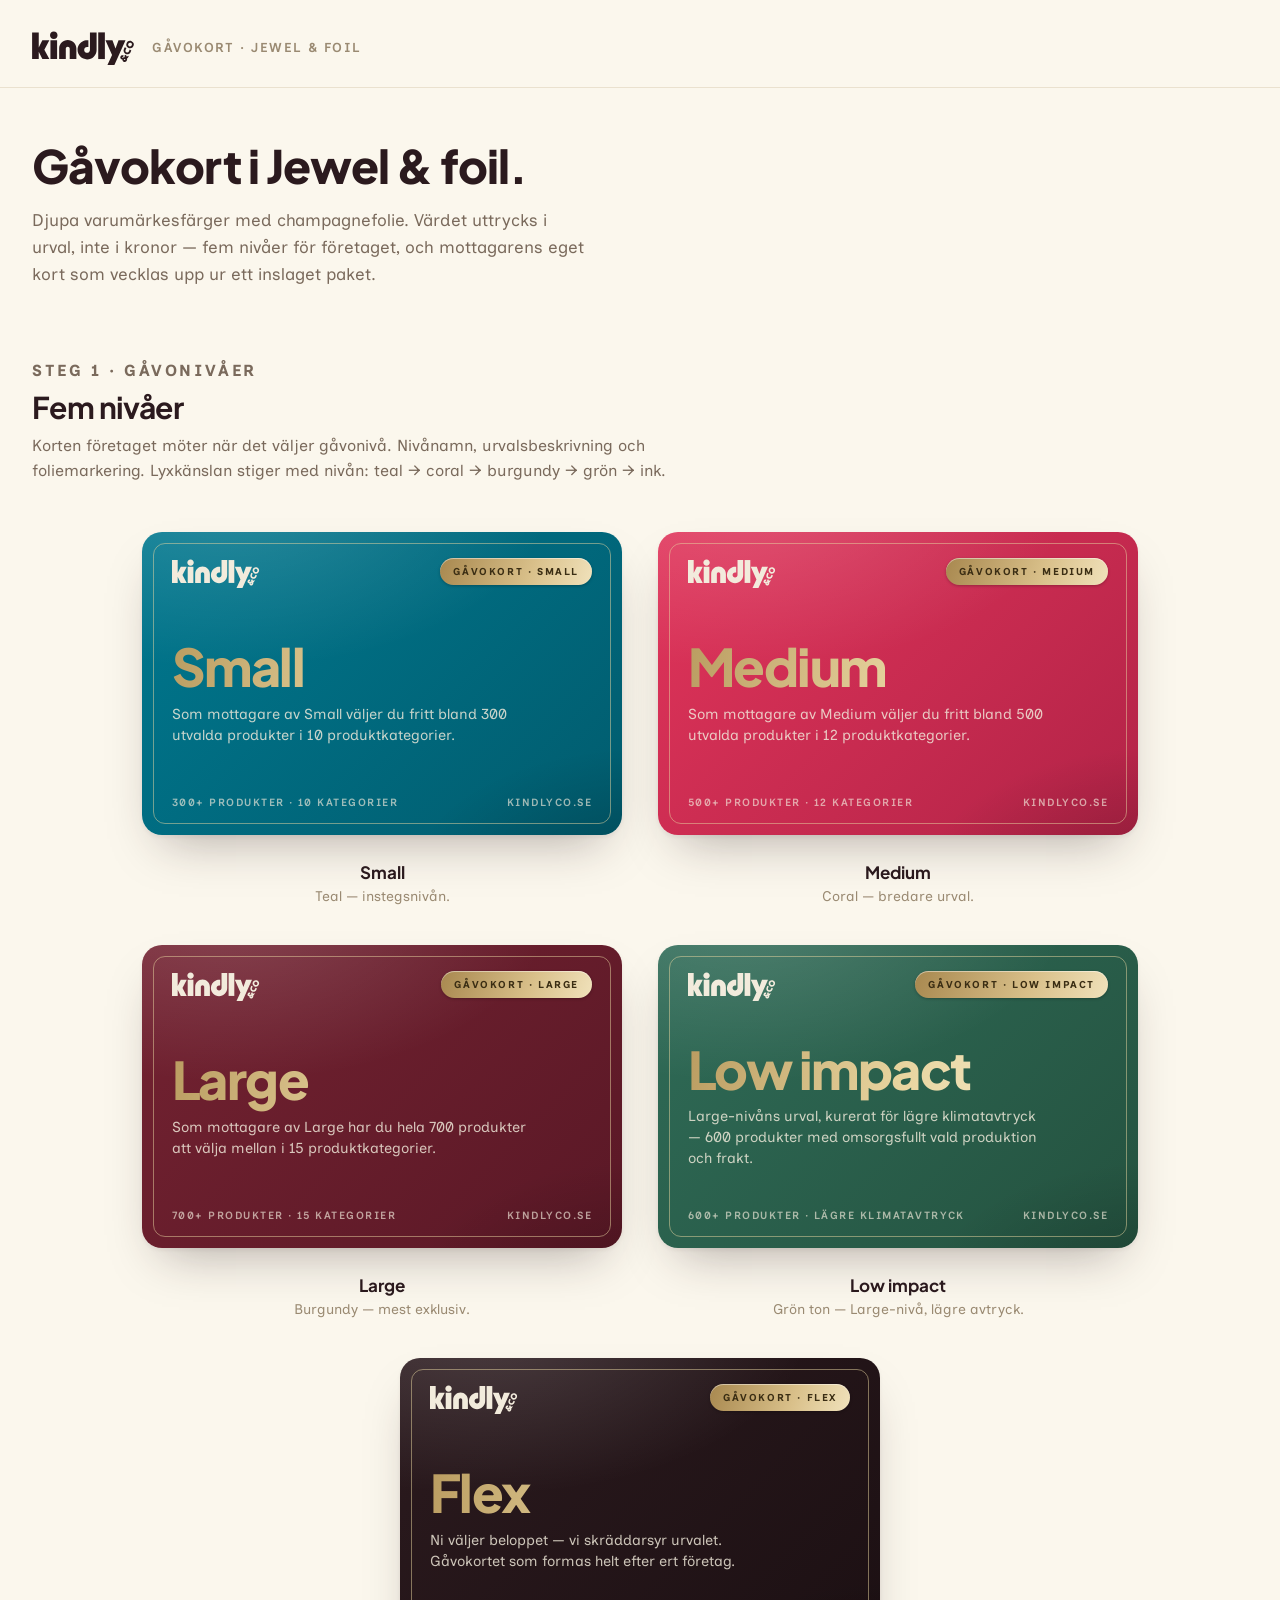
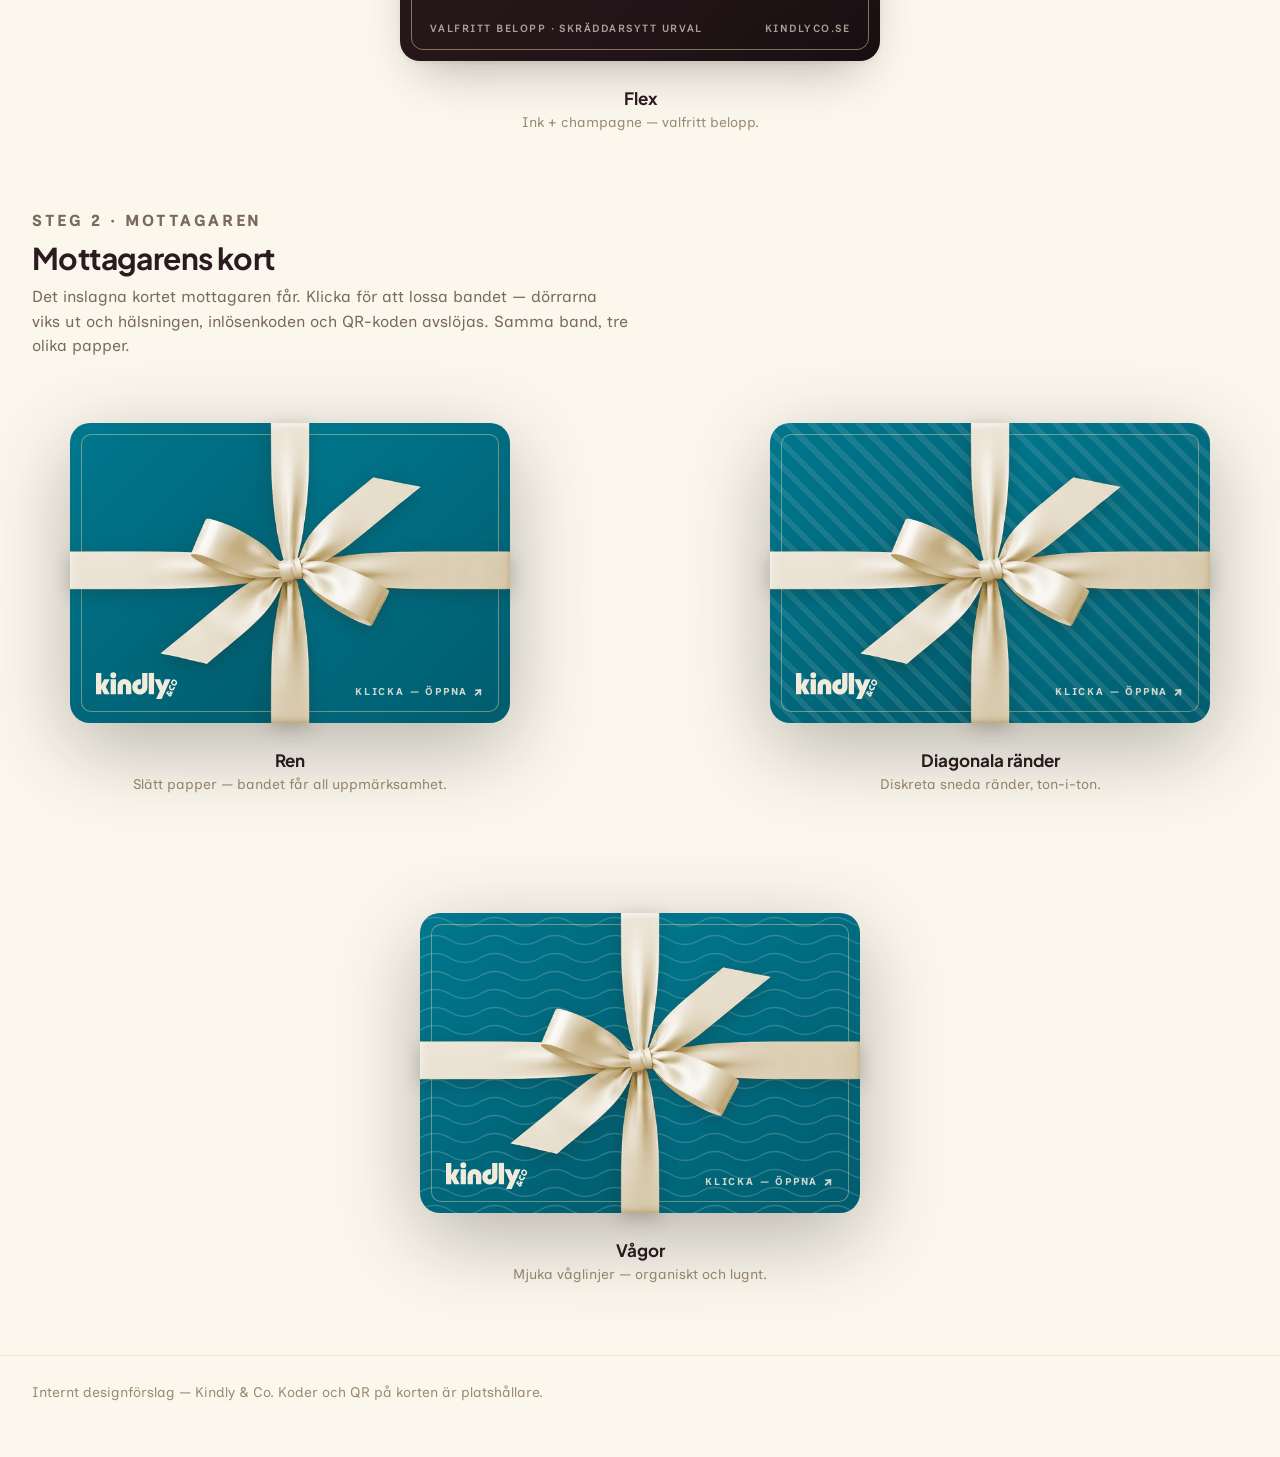
<file: Gåvokort Skiss/kindly-gavokort-jewel/index.html>
<!DOCTYPE html>
<html lang="sv">
<head>
<meta charset="UTF-8">
<meta name="viewport" content="width=device-width, initial-scale=1.0">
<title>Kindly — Gåvokort · Jewel & foil</title>
<link rel="preconnect" href="https://fonts.googleapis.com">
<link rel="preconnect" href="https://fonts.gstatic.com" crossorigin>
<link href="https://fonts.googleapis.com/css2?family=Plus+Jakarta+Sans:wght@500;600;700;800&family=Inclusive+Sans:ital,wght@0,400;0,500;0,600;1,400&display=swap" rel="stylesheet">
<link rel="stylesheet" href="styles.css">
</head>
<body>

<header class="site-head">
  <span class="klogo" style="--w:104px;background:#2B1A1E" aria-label="Kindly"></span>
  <span class="crumb">Gåvokort · Jewel &amp; foil</span>
</header>

<div class="intro">
  <h1>Gåvokort i Jewel &amp; foil.</h1>
  <p>Djupa varumärkesfärger med champagnefolie. Värdet uttrycks i urval, inte i kronor — fem nivåer för företaget, och mottagarens eget kort som vecklas upp ur ett inslaget paket.</p>
</div>

<section class="block">
  <div class="block-head">
    <p class="eyebrow">Steg 1 · Gåvonivåer</p>
    <h2>Fem nivåer</h2>
    <p>Korten företaget möter när det väljer gåvonivå. Nivånamn, urvalsbeskrivning och foliemarkering. Lyxkänslan stiger med nivån: teal → coral → burgundy → grön → ink.</p>
  </div>
  <div class="tier-grid" id="tier-grid"></div>
</section>

<section class="block">
  <div class="block-head">
    <p class="eyebrow">Steg 2 · Mottagaren</p>
    <h2>Mottagarens kort</h2>
    <p>Det inslagna kortet mottagaren får. Klicka för att lossa bandet — dörrarna viks ut och hälsningen, inlösenkoden och QR-koden avslöjas. Samma band, tre olika papper.</p>
  </div>
  <div class="recip-grid" id="recip-grid"></div>
</section>

<footer class="site-foot">
  <p>Internt designförslag — Kindly &amp; Co. Koder och QR på korten är platshållare.</p>
</footer>

<script src="app.js"></script>
</body>
</html>
</file>
<file: kindly-brand-guidelines/styles.css>
/* ============================================================
   Kindly & Co — Brand Guidelines
   ============================================================ */

@import url('https://fonts.googleapis.com/css2?family=Plus+Jakarta+Sans:ital,wght@0,400;0,500;0,600;0,700;0,800;1,500&family=Inclusive+Sans:ital,wght@0,400;0,500;0,600;0,700;1,400&display=swap');

:root {
  /* Core brand */
  --coral:    #F24B6A;
  --coral-600:#E0345A;
  --teal:     #00778E;
  --teal-700: #015C6E;
  --burgundy: #732231;
  --burgundy-700: #5A1826;
  --cream:    #F2EBDC;

  /* Surfaces & ink */
  --paper:    #FBF7ED;
  --card:     #FFFFFF;
  --ink:      #2B1A1E;
  --ink-soft: #7A6A6D;
  --line:     #EAE1CF;

  /* Coral tints */
  --coral-50:#FDECEF; --coral-100:#FBD3DB; --coral-200:#F8A9B9; --coral-300:#F47E96;
  /* Teal tints */
  --teal-50:#E5F1F3; --teal-100:#BFDDE3; --teal-200:#7FB8C3; --teal-300:#3F93A4;
  /* Burgundy tints */
  --burg-50:#F4E7EA; --burg-100:#E1BFC7; --burg-200:#BE7A89; --burg-300:#9C4659;

  --maxw: 1240px;
  --radius: 18px;
  --radius-lg: 28px;
  --shadow: 0 2px 4px rgba(43,26,30,.04), 0 18px 40px -22px rgba(43,26,30,.22);
  --shadow-sm: 0 1px 2px rgba(43,26,30,.05), 0 8px 22px -16px rgba(43,26,30,.20);

  --font-display: 'Plus Jakarta Sans', system-ui, sans-serif;
  --font-body: 'Inclusive Sans', system-ui, sans-serif;
}

* { box-sizing: border-box; }

html { scroll-behavior: smooth; }

body {
  margin: 0;
  font-family: var(--font-body);
  background: var(--paper);
  color: var(--ink);
  font-size: 18px;
  line-height: 1.6;
  -webkit-font-smoothing: antialiased;
  text-rendering: optimizeLegibility;
}

img { max-width: 100%; display: block; }

h1,h2,h3,h4,h5 { font-family: var(--font-display); margin: 0; line-height: 1.05; letter-spacing: -0.02em; font-weight: 700; }

p { margin: 0; text-wrap: pretty; }

a { color: inherit; }

/* -------------------- Layout -------------------- */
.wrap { max-width: var(--maxw); margin: 0 auto; padding: 0 40px; }

section { padding: 128px 0; border-top: 1px solid var(--line); }
section:first-of-type { border-top: none; }

.sec-head { display: flex; align-items: baseline; gap: 20px; margin-bottom: 56px; }
.sec-num {
  font-family: var(--font-display);
  font-weight: 800;
  font-size: 15px;
  letter-spacing: .14em;
  color: var(--teal);
  padding-top: 10px;
  flex: none;
  font-variant-numeric: tabular-nums;
}
.sec-titles h2 { font-size: clamp(34px, 4.6vw, 58px); font-weight: 800; }
.sec-titles .lede { margin-top: 18px; font-size: 21px; max-width: 60ch; color: var(--ink-soft); }
.eyebrow {
  font-family: var(--font-display);
  text-transform: uppercase;
  letter-spacing: .18em;
  font-size: 13px;
  font-weight: 700;
  color: var(--coral);
  margin-bottom: 14px;
}

/* -------------------- Top bar -------------------- */
.topbar {
  position: sticky; top: 0; z-index: 50;
  background: rgba(251,247,237,.82);
  backdrop-filter: blur(14px);
  border-bottom: 1px solid var(--line);
}
.topbar .wrap { display: flex; align-items: center; justify-content: space-between; height: 70px; }
.topbar .brand { display: flex; align-items: center; gap: 14px; }
.topbar .brand img { height: 22px; width: auto; }
.topbar .brand span {
  font-family: var(--font-display); font-weight: 700; font-size: 14px;
  color: var(--ink-soft); padding-left: 14px; border-left: 1px solid var(--line);
  letter-spacing: -0.01em; white-space: nowrap;
}
.topnav { display: flex; gap: 4px; }
.topnav a {
  text-decoration: none; font-family: var(--font-display); font-weight: 600;
  font-size: 14px; color: var(--ink-soft); padding: 8px 13px; border-radius: 999px;
  transition: background .15s, color .15s;
}
.topnav a:hover { background: var(--teal-50); color: var(--teal-700); }

/* -------------------- Cover -------------------- */
.cover {
  position: relative; overflow: hidden;
  background: var(--teal);
  color: #fff;
  border-top: none;
  padding: 0;
}
.cover-inner {
  position: relative; z-index: 2;
  max-width: var(--maxw); margin: 0 auto; padding: 132px 40px 120px;
  min-height: 86vh; display: flex; flex-direction: column; justify-content: center;
}
.cover .stripes { position: absolute; inset: 0; z-index: 1; overflow: hidden; }
.cover .stripes::before, .cover .stripes::after {
  content: ""; position: absolute; width: 260%; height: 130px;
  left: -80%; transform: rotate(-24deg); transform-origin: left center;
}
.cover .stripes::before { background: var(--coral);    top: 64%; }
.cover .stripes::after  { background: var(--burgundy); top: 74%; }
.cover-logo { width: min(560px, 78%); margin-bottom: 44px; }
.cover h1 {
  font-size: clamp(48px, 8vw, 104px); font-weight: 800; letter-spacing: -0.03em;
  line-height: .96;
}
.cover .sub { margin-top: 26px; font-size: 22px; max-width: 46ch; color: rgba(255,255,255,.82); }
.cover-meta {
  margin-top: 64px; display: flex; gap: 48px; flex-wrap: wrap;
  font-family: var(--font-display); font-size: 14px;
}
.cover-meta b { display: block; text-transform: uppercase; letter-spacing: .14em; font-size: 11px; color: var(--coral-200); margin-bottom: 6px; font-weight: 700; }
.cover-meta span { font-weight: 600; }

/* -------------------- Manifesto -------------------- */
.manifesto { background: var(--cream); }
.manifesto .big {
  font-family: var(--font-display); font-weight: 700;
  font-size: clamp(28px, 4vw, 50px); line-height: 1.12; letter-spacing: -0.02em;
  max-width: 22ch;
}
.manifesto .big em { font-style: italic; color: var(--coral); }
.principles { display: grid; grid-template-columns: repeat(3, 1fr); gap: 28px; margin-top: 72px; }
.principle { }
.principle .dot { width: 14px; height: 14px; border-radius: 999px; margin-bottom: 18px; }
.principle h4 { font-size: 20px; font-weight: 700; margin-bottom: 8px; }
.principle p { color: var(--ink-soft); font-size: 16px; }

/* -------------------- Cards / generic -------------------- */
.card {
  background: var(--card); border: 1px solid var(--line); border-radius: var(--radius);
  box-shadow: var(--shadow-sm);
}
.grid-2 { display: grid; grid-template-columns: 1fr 1fr; gap: 28px; }
.grid-3 { display: grid; grid-template-columns: repeat(3, 1fr); gap: 24px; }
.label {
  font-family: var(--font-display); font-weight: 700; font-size: 13px;
  text-transform: uppercase; letter-spacing: .1em; color: var(--ink-soft);
}

/* -------------------- Logo section -------------------- */
.logo-hero {
  display: grid; grid-template-columns: 1.4fr 1fr; gap: 28px; margin-bottom: 28px;
}
.logo-stage {
  border-radius: var(--radius); display: flex; align-items: center; justify-content: center;
  padding: 72px; min-height: 280px;
}
.logo-stage img { width: 72%; max-width: 420px; }
.bg-cream { background: var(--cream); }
.bg-white { background: #fff; border: 1px solid var(--line); }
.bg-teal  { background: var(--teal); }
.bg-coral { background: var(--coral); }
.bg-burg  { background: var(--burgundy); }
.logo-variants { display: grid; grid-template-columns: 1fr 1fr; gap: 16px; }
.logo-variants .logo-stage { padding: 32px; min-height: 0; }
.logo-variants img { width: 86%; }

.cap { font-size: 14px; color: var(--ink-soft); margin-top: 12px; font-family: var(--font-display); font-weight: 600; }

/* clearspace */
.clearspace {
  position: relative; background: var(--cream); border-radius: var(--radius);
  padding: 64px; display: flex; align-items: center; justify-content: center;
}
.clearspace .frame { position: relative; padding: 14%; }
.clearspace .frame::before {
  content: ""; position: absolute; inset: 0;
  border: 2px dashed var(--burg-200);
  border-radius: 8px;
}
.clearspace .frame img { width: 320px; max-width: 60vw; position: relative; }
.cs-tag {
  position: absolute; font-family: var(--font-display); font-weight: 700;
  font-size: 13px; color: var(--teal); background: #fff; padding: 3px 9px; border-radius: 6px;
  border: 1px solid var(--line);
}

/* misuse */
.misuse { display: grid; grid-template-columns: repeat(4, 1fr); gap: 18px; }
.dont {
  background: #fff; border: 1px solid var(--line); border-radius: 14px; overflow: hidden;
}
.dont .vis {
  height: 130px; display: flex; align-items: center; justify-content: center;
  background: var(--cream); position: relative; overflow: hidden;
}
.dont .vis img { width: 76%; }
.dont .x {
  position: absolute; top: 10px; right: 10px; width: 24px; height: 24px; border-radius: 999px;
  background: var(--coral); color: #fff; display: grid; place-items: center; font-size: 14px; font-weight: 800;
  font-family: var(--font-display);
}
.dont p { padding: 12px 16px 16px; font-size: 14px; color: var(--ink-soft); }

/* -------------------- Color section -------------------- */
.swatches { display: grid; grid-template-columns: repeat(4, 1fr); gap: 22px; }
.swatch { border-radius: var(--radius); overflow: hidden; box-shadow: var(--shadow-sm); border: 1px solid var(--line); background:#fff; }
.swatch .chip { height: 190px; display: flex; align-items: flex-end; padding: 18px; }
.swatch .chip .nm { font-family: var(--font-display); font-weight: 700; font-size: 18px; }
.swatch .meta { padding: 16px 18px 20px; }
.swatch .meta .row { display: flex; justify-content: space-between; font-size: 14px; padding: 4px 0; }
.swatch .meta .row span:first-child { color: var(--ink-soft); }
.swatch .meta .row span:last-child { font-family: var(--font-display); font-weight: 600; font-variant-numeric: tabular-nums; }

.tints { margin-top: 36px; display: grid; gap: 14px; }
.tint-row { display: grid; grid-template-columns: 110px 1fr; align-items: center; gap: 20px; }
.tint-row .nm { font-family: var(--font-display); font-weight: 700; font-size: 14px; }
.tint-strip { display: grid; grid-template-columns: repeat(7, 1fr); border-radius: 12px; overflow: hidden; border: 1px solid var(--line); }
.tint-strip div { height: 64px; display: flex; align-items: flex-end; padding: 8px; font-size: 11px; font-family: var(--font-display); font-weight: 600; }

/* -------------------- Typography -------------------- */
.type-block { display: grid; grid-template-columns: 200px 1fr; gap: 36px; padding: 40px 0; border-top: 1px solid var(--line); }
.type-block:first-child { border-top: none; padding-top: 0; }
.type-meta .label { margin-bottom: 6px; }
.type-meta .fam { font-family: var(--font-display); font-weight: 800; font-size: 22px; margin-bottom: 6px; }
.type-meta p { font-size: 14px; color: var(--ink-soft); }
.specimen-aa { font-family: var(--font-display); font-size: 92px; font-weight: 800; line-height: 1; letter-spacing: -0.03em; }
.specimen-aa.body { font-family: var(--font-body); font-weight: 400; }
.glyphs { font-size: 17px; color: var(--ink-soft); margin-top: 14px; letter-spacing: .02em; }

.scale-row { display: flex; align-items: baseline; gap: 24px; padding: 16px 0; border-top: 1px dashed var(--line); }
.scale-row .tag { width: 130px; flex: none; font-family: var(--font-display); font-weight: 600; font-size: 13px; color: var(--ink-soft); }
.scale-row .demo { font-family: var(--font-display); color: var(--ink); white-space: nowrap; overflow: hidden; text-overflow: ellipsis; }

.pairing { background: var(--cream); border-radius: var(--radius-lg); padding: 56px; }
.pairing .k { font-family: var(--font-display); font-weight: 800; font-size: clamp(32px,4vw,52px); letter-spacing: -0.02em; line-height: 1.05; }
.pairing .b { font-size: 18px; max-width: 56ch; margin-top: 18px; color: var(--ink); }

/* -------------------- Iconography -------------------- */
.icon-grid { display: grid; grid-template-columns: repeat(6, 1fr); gap: 18px; }
.icon-cell {
  background: #fff; border: 1px solid var(--line); border-radius: var(--radius);
  aspect-ratio: 1; display: flex; flex-direction: column; align-items: center; justify-content: center; gap: 14px;
  transition: transform .15s, box-shadow .15s, border-color .15s;
}
.icon-cell:hover { transform: translateY(-3px); box-shadow: var(--shadow); border-color: var(--teal-200); }
.icon-cell svg { width: 46px; height: 46px; }
.icon-cell .nm { font-family: var(--font-display); font-weight: 600; font-size: 12px; color: var(--ink-soft); }
.icon-specs { display: flex; gap: 16px; flex-wrap: wrap; margin-top: 28px; }
.spec-pill { background: var(--teal-50); color: var(--teal-700); border-radius: 999px; padding: 9px 18px; font-family: var(--font-display); font-weight: 600; font-size: 14px; }

/* -------------------- UI Components -------------------- */
.btn {
  font-family: var(--font-display); font-weight: 700; font-size: 16px;
  border: none; border-radius: 999px; padding: 14px 28px; cursor: pointer;
  transition: transform .12s, box-shadow .12s, background .15s; display: inline-flex; align-items: center; gap: 9px;
}
.btn:active { transform: translateY(1px); }
.btn-primary { background: var(--teal); color: #fff; box-shadow: 0 8px 18px -8px rgba(0,119,142,.65); }
.btn-primary:hover { background: var(--teal-700); }
.btn-secondary { background: var(--coral); color: #fff; box-shadow: 0 8px 18px -8px rgba(242,75,106,.6); }
.btn-secondary:hover { background: var(--coral-600); }
.btn-ghost { background: transparent; color: var(--burgundy); box-shadow: inset 0 0 0 2px var(--burgundy); }
.btn-ghost:hover { background: var(--burgundy); color: #fff; }
.btn-sm { padding: 9px 18px; font-size: 14px; }

.comp-card { padding: 32px; }
.comp-card h4 { font-size: 16px; text-transform: uppercase; letter-spacing: .08em; color: var(--ink-soft); margin-bottom: 22px; font-weight: 700; }
.row-wrap { display: flex; flex-wrap: wrap; gap: 14px; align-items: center; }

.field { display: flex; flex-direction: column; gap: 8px; }
.field label { font-family: var(--font-display); font-weight: 600; font-size: 14px; }
.field input {
  font-family: var(--font-body); font-size: 16px; padding: 13px 16px; border-radius: 12px;
  border: 1.5px solid var(--line); background: #fff; color: var(--ink); outline: none; transition: border-color .15s, box-shadow .15s;
}
.field input:focus { border-color: var(--teal); box-shadow: 0 0 0 4px var(--teal-50); }
.field input::placeholder { color: #B7A9AB; }

.badge { display: inline-flex; align-items: center; gap: 6px; font-family: var(--font-display); font-weight: 700; font-size: 13px; padding: 5px 12px; border-radius: 999px; }
.badge-coral { background: var(--coral-50); color: var(--coral-600); }
.badge-teal { background: var(--teal-50); color: var(--teal-700); }
.badge-burg { background: var(--burg-50); color: var(--burgundy); }
.badge-solid { background: var(--teal); color:#fff; }

/* gift card mock */
.giftcard {
  position: relative; border-radius: 22px; overflow: hidden; color: #fff;
  background: var(--teal); padding: 30px; aspect-ratio: 1.586; display: flex; flex-direction: column; justify-content: space-between;
  box-shadow: var(--shadow);
}
.giftcard.coral { background: var(--coral); }
.giftcard .gc-stripes { position: absolute; inset: 0; opacity: .16; }
.giftcard .gc-top { display: flex; justify-content: space-between; align-items: flex-start; position: relative; z-index: 2; }
.giftcard .gc-logo { height: 26px; }
.giftcard .gc-amt { font-family: var(--font-display); font-weight: 800; font-size: 44px; position: relative; z-index: 2; letter-spacing: -0.02em; }
.giftcard .gc-foot { display: flex; justify-content: space-between; align-items: flex-end; position: relative; z-index: 2; font-family: var(--font-display); font-size: 13px; font-weight: 600; }
.giftcard .gc-foot .muted { opacity: .7; text-transform: uppercase; letter-spacing: .12em; font-size: 11px; }

/* -------------------- Patterns -------------------- */
.pattern-tile { border-radius: var(--radius); overflow: hidden; height: 260px; position: relative; border: 1px solid var(--line); }
.pat-stripes { background: var(--burgundy); }
.pat-stripes .s { position: absolute; width: 200%; height: 38px; left: -50%; transform: rotate(-24deg); }
.pat-dots { background: var(--cream); }
.pat-shapes { background: var(--teal); }
.pat-cap { display:flex; justify-content: space-between; align-items: center; margin-top: 14px; }

/* -------------------- Stationery -------------------- */
.stationery { display: grid; grid-template-columns: 1fr 1fr; gap: 28px; }
.scene {
  border-radius: var(--radius-lg); padding: 56px; display: flex; align-items: center; justify-content: center;
  min-height: 380px; position: relative; overflow: hidden;
}
.scene.cream { background: var(--cream); }
.scene.burg { background: var(--burgundy); }
.bizcard {
  width: 360px; aspect-ratio: 1.75; border-radius: 16px; box-shadow: 0 30px 60px -24px rgba(43,26,30,.5);
  padding: 28px; position: relative; overflow: hidden; display: flex; flex-direction: column; justify-content: space-between;
}
.bizcard.front { background: #fff; }
.bizcard.back { background: var(--teal); color:#fff; align-items: center; justify-content: center; }
.bizcard.back img { width: 62%; }
.bizcard .bc-logo { height: 24px; }
.bizcard .bc-name { font-family: var(--font-display); font-weight: 800; font-size: 19px; }
.bizcard .bc-role { color: var(--teal); font-family: var(--font-display); font-weight: 600; font-size: 13px; margin-top: 2px; }
.bizcard .bc-contact { font-size: 12px; color: var(--ink-soft); line-height: 1.7; }
.bc-stack { display: grid; gap: 28px; }

.envelope {
  width: 420px; aspect-ratio: 1.5; background: #fff; border-radius: 10px; position: relative;
  box-shadow: 0 30px 60px -24px rgba(43,26,30,.5); overflow: hidden;
}
.env-flap { position: absolute; top: 0; left: 0; right: 0; height: 56%; background: var(--cream);
  clip-path: polygon(0 0, 100% 0, 50% 100%); }
.env-logo { position: absolute; bottom: 28px; left: 28px; height: 22px; }
.env-addr { position: absolute; bottom: 28px; right: 28px; text-align: right; font-size: 11px; color: var(--ink-soft); font-family: var(--font-display); }

/* -------------------- Footer -------------------- */
.foot { background: var(--ink); color: #fff; border-top: none; padding: 80px 0; }
.foot .wrap { display: flex; justify-content: space-between; align-items: center; flex-wrap: wrap; gap: 28px; }
.foot img { height: 26px; }
.foot .muted { color: rgba(255,255,255,.55); font-size: 14px; font-family: var(--font-display); }

/* -------------------- Responsive -------------------- */
@media (max-width: 1000px) {
  .topnav { display: none; }
  .grid-2, .stationery, .logo-hero, .manifesto .principles, .type-block { grid-template-columns: 1fr; }
  .principles { grid-template-columns: 1fr 1fr; }
  .swatches { grid-template-columns: 1fr 1fr; }
  .icon-grid { grid-template-columns: repeat(4, 1fr); }
  .misuse { grid-template-columns: 1fr 1fr; }
  .type-block { gap: 16px; }
  .specimen-aa { font-size: 64px; }
}
@media (max-width: 560px) {
  .wrap { padding: 0 22px; }
  section { padding: 84px 0; }
  .principles, .swatches, .icon-grid { grid-template-columns: 1fr 1fr; }
  .cover-meta { gap: 28px; }
}

/* -------------------- Downloads / Assets -------------------- */
.dl-grid { display: grid; grid-template-columns: repeat(3, 1fr); gap: 24px; }
.dl-card {
  background: var(--card); border: 1px solid var(--line); border-radius: var(--radius);
  box-shadow: var(--shadow-sm); overflow: hidden; display: flex; flex-direction: column;
}
.dl-preview {
  height: 190px; display: flex; align-items: center; justify-content: center; padding: 28px;
  border-bottom: 1px solid var(--line); position: relative;
}
.dl-preview img { max-height: 100%; max-width: 100%; width: auto; object-fit: contain; }
.dl-body { padding: 20px 22px 22px; display: flex; flex-direction: column; gap: 4px; flex: 1; }
.dl-body h4 { font-family: var(--font-display); font-size: 18px; font-weight: 700; }
.dl-body p { font-size: 14px; color: var(--ink-soft); margin-bottom: 8px; }
.dl-links { display: flex; flex-wrap: wrap; gap: 8px; margin-top: auto; }
.dl-links a {
  display: inline-flex; align-items: center; gap: 6px; text-decoration: none;
  font-family: var(--font-display); font-weight: 700; font-size: 12.5px; letter-spacing: 0.02em;
  color: var(--teal); border: 1.5px solid var(--teal); border-radius: 999px; padding: 7px 14px;
  transition: background .14s, color .14s;
}
.dl-links a:hover { background: var(--teal); color: #fff; }
.dl-links a.alt { color: var(--ink-soft); border-color: var(--line); }
.dl-links a.alt:hover { background: var(--ink); color: #fff; border-color: var(--ink); }
@media (max-width: 1000px) { .dl-grid { grid-template-columns: 1fr; } }
</file>
<file: perks-brand-guidelines/perks.css>
/* ============================================================
   BRAND GUIDELINE TEMPLATE — neutral skeleton
   Reusable structure for any brand. Swap the BRAND TOKENS
   block below and the two placeholder logos, and the whole
   document re-skins itself.
   ============================================================ */

:root {
  /* ----------------------------------------------------------
     ① BRAND TOKENS  —  Perks · v2 "gladare" palett
     ---------------------------------------------------------- */
  --brand-primary:    #1f1a14;   /* ink — wordmark, body, primär UI   */
  --brand-secondary:  #f26a4f;   /* coral — accent · pris · pricken    */
  --brand-deep:       #14100b;   /* djup ink — mörka ytor, footer      */
  --brand-surface:    #f1e6ce;   /* sand — mjuk yta, kort              */

  /* Extra Perks-accenter (multi-färg) */
  --perks-sage:   #9bb86b;       /* eko · grön kategori   */
  --perks-sky:    #7fb5d5;       /* lugn · kategori-tagg  */
  --perks-sunny:  #f5c84a;       /* sekundär accent · ny  */
  --perks-berry:  #c94772;       /* clearance · NY-stämpel*/
  --perks-blush:  #f4b5b0;       /* mjuk · gentle         */
  --coral-2:      #dd5638;       /* coral hover/pressed   */

  --font-display: 'Bricolage Grotesque', system-ui, sans-serif;  /* rubriker + wordmark */
  --font-body:    'Geist', system-ui, sans-serif;                /* brödtext & UI       */
  --font-mono:    'Geist Mono', ui-monospace, monospace;         /* pris · koder · spec */

  /* Tint scales — varma neutraler (ink) + coral */
  --primary-50:#f1ece2; --primary-100:#ddd4c3; --primary-200:#b3a994; --primary-300:#7e7565;
  --secondary-50:#fdeae4; --secondary-100:#fbcec2; --secondary-200:#f7a48f; --secondary-300:#f4856a;
  --deep-50:#e9e4d9; --deep-100:#cabfa9; --deep-200:#85796a; --deep-300:#4a4337;

  /* ----------------------------------------------------------
     ② SYSTEM TOKENS
     ---------------------------------------------------------- */
  --paper:    #fbf4e6;   /* bone / cream — dokumentets papper */
  --card:     #fffdf7;
  --ink:      #1f1a14;
  --ink-soft: #6b6358;
  --line:     #e3d8bf;

  --maxw: 1240px;
  --radius: 18px;
  --radius-lg: 28px;
  --shadow:    0 2px 4px rgba(20,24,28,.04), 0 18px 40px -22px rgba(20,24,28,.20);
  --shadow-sm: 0 1px 2px rgba(20,24,28,.05), 0 8px 22px -16px rgba(20,24,28,.18);
}

* { box-sizing: border-box; }
html { scroll-behavior: smooth; }

body {
  margin: 0;
  font-family: var(--font-body);
  background: var(--paper);
  color: var(--ink);
  font-size: 18px;
  line-height: 1.6;
  -webkit-font-smoothing: antialiased;
  text-rendering: optimizeLegibility;
}

img { max-width: 100%; display: block; }
h1,h2,h3,h4,h5 { font-family: var(--font-display); margin: 0; line-height: 1.04; letter-spacing: -0.03em; font-weight: 600; font-feature-settings: "ss01"; }
.mono { font-family: var(--font-mono); }
p { margin: 0; text-wrap: pretty; }
a { color: inherit; }

/* -------------------- Layout -------------------- */
.wrap { max-width: var(--maxw); margin: 0 auto; padding: 0 40px; }

section { padding: 128px 0; border-top: 1px solid var(--line); }
section:first-of-type { border-top: none; }

.sec-head { display: flex; align-items: baseline; gap: 20px; margin-bottom: 40px; }
.sec-num {
  font-family: var(--font-mono); font-weight: 500; font-size: 14px;
  letter-spacing: .06em; color: var(--brand-secondary); padding-top: 14px; flex: none;
  font-variant-numeric: tabular-nums;
}
.sec-titles h2 { font-size: clamp(34px, 4.6vw, 56px); font-weight: 600; letter-spacing: -0.035em; }
.sec-titles .lede { margin-top: 18px; font-size: 21px; max-width: 60ch; color: var(--ink-soft); }
.eyebrow {
  font-family: var(--font-mono); text-transform: uppercase; letter-spacing: .12em;
  font-size: 12px; font-weight: 500; color: var(--brand-secondary); margin-bottom: 14px;
}

/* -------------------- Guidance note -------------------- */
.note {
  background: var(--card); border: 1px solid var(--line); border-radius: 14px;
  padding: 18px 22px; margin-bottom: 48px; max-width: 78ch;
  display: flex; gap: 16px; align-items: flex-start;
  box-shadow: var(--shadow-sm);
}
.note .tag {
  font-family: var(--font-display); font-weight: 800; font-size: 11px;
  letter-spacing: .14em; text-transform: uppercase; color: var(--brand-primary);
  background: var(--primary-50); border-radius: 999px; padding: 6px 12px; flex: none; margin-top: 1px;
}
.note p { font-size: 15.5px; color: var(--ink-soft); }
.note em { font-style: normal; color: var(--ink); font-weight: 600; }

/* -------------------- Top bar -------------------- */
.topbar {
  position: sticky; top: 0; z-index: 50;
  background: rgba(251,250,248,.82); backdrop-filter: blur(14px);
  border-bottom: 1px solid var(--line);
}
.topbar .wrap { display: flex; align-items: center; justify-content: space-between; height: 70px; }
.topbar .brand { display: flex; align-items: center; gap: 14px; }
.topbar .brand img { height: 22px; width: auto; }
.topbar .brand span {
  font-family: var(--font-display); font-weight: 700; font-size: 14px; color: var(--ink-soft);
  padding-left: 14px; border-left: 1px solid var(--line); letter-spacing: -0.01em; white-space: nowrap;
}
.topnav { display: flex; gap: 4px; }
.topnav a {
  text-decoration: none; font-family: var(--font-display); font-weight: 600; font-size: 14px;
  color: var(--ink-soft); padding: 8px 13px; border-radius: 999px; transition: background .15s, color .15s;
}
.topnav a:hover { background: var(--primary-50); color: var(--brand-primary); }

/* -------------------- Cover -------------------- */
.cover {
  position: relative; overflow: hidden;
  background: var(--paper); color: var(--ink); border-top: none; padding: 0;
}
.cover-inner {
  position: relative; z-index: 2; max-width: var(--maxw); margin: 0 auto;
  padding: 132px 40px 120px; min-height: 82vh;
  display: flex; flex-direction: column; justify-content: center;
}
.cover h1 { font-size: clamp(60px, 12vw, 168px); font-weight: 600; letter-spacing: -0.05em; line-height: .86; font-feature-settings: "ss01"; display: inline-flex; align-items: flex-end; }
.cover h1 .dot { width: .19em; height: .19em; border-radius: 50%; background: var(--brand-secondary); margin-left: .03em; margin-bottom: .07em; flex: none; }
.cover .kicker { font-family: var(--font-mono); font-size: 13px; letter-spacing: .14em; text-transform: uppercase; color: var(--brand-secondary); margin-bottom: 30px; }
.cover .sub { margin-top: 30px; font-size: 21px; max-width: 48ch; color: var(--ink-soft); line-height: 1.5; }
.cover-meta { margin-top: 60px; display: flex; gap: 48px; flex-wrap: wrap; font-family: var(--font-mono); font-size: 14px; }
.cover-meta b { display: block; text-transform: uppercase; letter-spacing: .1em; font-size: 11px; color: var(--brand-secondary); margin-bottom: 7px; font-weight: 500; }
.cover-meta span { font-weight: 500; color: var(--ink); }
/* gladare scatter of accent dots, top-right */
.cover-dots { position: absolute; inset: 0; z-index: 1; pointer-events: none; }
.cover-dots i { position: absolute; border-radius: 50%; display: block; }

/* -------------------- Manifesto / Essence -------------------- */
.manifesto { background: var(--brand-surface); }
.manifesto .big {
  font-family: var(--font-display); font-weight: 500;
  font-size: clamp(28px, 4vw, 50px); line-height: 1.1; letter-spacing: -0.03em; max-width: 22ch;
}
.manifesto .big em { font-style: italic; color: var(--brand-secondary); font-weight: 400; }
.principles { display: grid; grid-template-columns: repeat(3, 1fr); gap: 28px; margin-top: 72px; }
.principle .dot { width: 14px; height: 14px; border-radius: 999px; margin-bottom: 18px; }
.principle h4 { font-size: 20px; font-weight: 700; margin-bottom: 8px; }
.principle p { color: var(--ink-soft); font-size: 16px; }

/* -------------------- Cards / generic -------------------- */
.card { background: var(--card); border: 1px solid var(--line); border-radius: var(--radius); box-shadow: var(--shadow-sm); }
.grid-2 { display: grid; grid-template-columns: 1fr 1fr; gap: 28px; }
.grid-3 { display: grid; grid-template-columns: repeat(3, 1fr); gap: 24px; }
.label { font-family: var(--font-display); font-weight: 700; font-size: 13px; text-transform: uppercase; letter-spacing: .1em; color: var(--ink-soft); }

/* -------------------- Logo section -------------------- */
.logo-hero { display: grid; grid-template-columns: 1.4fr 1fr; gap: 28px; margin-bottom: 28px; }
.logo-stage { border-radius: var(--radius); display: flex; align-items: center; justify-content: center; padding: 72px; min-height: 280px; }
.logo-stage img { width: 72%; max-width: 420px; }
.bg-surface { background: var(--brand-surface); }
.bg-white { background: #fff; border: 1px solid var(--line); }
.bg-primary { background: var(--brand-primary); }
.bg-secondary { background: var(--brand-secondary); }
.bg-deep { background: var(--brand-deep); }
.logo-variants { display: grid; grid-template-columns: 1fr 1fr; gap: 16px; }
.logo-variants .logo-stage { padding: 32px; min-height: 0; }
.logo-variants img { width: 86%; }
.cap { font-size: 14px; color: var(--ink-soft); margin-top: 12px; font-family: var(--font-display); font-weight: 600; }

/* clearspace */
.clearspace { position: relative; background: var(--brand-surface); border-radius: var(--radius); padding: 64px; display: flex; align-items: center; justify-content: center; }
.clearspace .frame { position: relative; padding: 14%; }
.clearspace .frame::before { content: ""; position: absolute; inset: 0; border: 2px dashed var(--secondary-200); border-radius: 8px; }
.clearspace .frame img { width: 320px; max-width: 60vw; position: relative; }
.cs-tag { position: absolute; font-family: var(--font-display); font-weight: 700; font-size: 13px; color: var(--brand-primary); background: #fff; padding: 3px 9px; border-radius: 6px; border: 1px solid var(--line); }

/* misuse */
.misuse { display: grid; grid-template-columns: repeat(4, 1fr); gap: 18px; }
.dont { background: #fff; border: 1px solid var(--line); border-radius: 14px; overflow: hidden; }
.dont .vis { height: 130px; display: flex; align-items: center; justify-content: center; background: var(--brand-surface); position: relative; overflow: hidden; }
.dont .vis img { width: 76%; }
.dont .x { position: absolute; top: 10px; right: 10px; width: 24px; height: 24px; border-radius: 999px; background: var(--brand-primary); color: #fff; display: grid; place-items: center; font-size: 14px; font-weight: 800; font-family: var(--font-display); }
.dont p { padding: 12px 16px 16px; font-size: 14px; color: var(--ink-soft); }

/* -------------------- Color section -------------------- */
.swatches { display: grid; grid-template-columns: repeat(4, 1fr); gap: 22px; }
.swatch { border-radius: var(--radius); overflow: hidden; box-shadow: var(--shadow-sm); border: 1px solid var(--line); background:#fff; }
.swatch .chip { height: 190px; display: flex; align-items: flex-end; padding: 18px; }
.swatch .chip .nm { font-family: var(--font-display); font-weight: 700; font-size: 18px; }
.swatch .meta { padding: 16px 18px 20px; }
.swatch .meta .row { display: flex; justify-content: space-between; font-size: 14px; padding: 4px 0; }
.swatch .meta .row span:first-child { color: var(--ink-soft); }
.swatch .meta .row span:last-child { font-family: var(--font-display); font-weight: 600; font-variant-numeric: tabular-nums; }

.tints { margin-top: 36px; display: grid; gap: 14px; }
.tint-row { display: grid; grid-template-columns: 110px 1fr; align-items: center; gap: 20px; }
.tint-row .nm { font-family: var(--font-display); font-weight: 700; font-size: 14px; }
.tint-strip { display: grid; grid-template-columns: repeat(7, 1fr); border-radius: 12px; overflow: hidden; border: 1px solid var(--line); }
.tint-strip div { height: 64px; display: flex; align-items: flex-end; padding: 8px; font-size: 11px; font-family: var(--font-display); font-weight: 600; }

/* -------------------- Typography -------------------- */
.type-block { display: grid; grid-template-columns: 200px 1fr; gap: 36px; padding: 40px 0; border-top: 1px solid var(--line); }
.type-block:first-of-type { border-top: none; padding-top: 0; }
.type-meta .label { margin-bottom: 6px; }
.type-meta .fam { font-family: var(--font-display); font-weight: 800; font-size: 22px; margin-bottom: 6px; }
.type-meta p { font-size: 14px; color: var(--ink-soft); }
.specimen-aa { font-family: var(--font-display); font-size: 92px; font-weight: 800; line-height: 1; letter-spacing: -0.03em; }
.specimen-aa.body { font-family: var(--font-body); font-weight: 400; }
.glyphs { font-size: 17px; color: var(--ink-soft); margin-top: 14px; letter-spacing: .02em; }

.scale-row { display: flex; align-items: baseline; gap: 24px; padding: 16px 0; border-top: 1px dashed var(--line); }
.scale-row .tag { width: 130px; flex: none; font-family: var(--font-display); font-weight: 600; font-size: 13px; color: var(--ink-soft); }
.scale-row .demo { font-family: var(--font-display); color: var(--ink); white-space: nowrap; overflow: hidden; text-overflow: ellipsis; }

.pairing { background: var(--brand-surface); border-radius: var(--radius-lg); padding: 56px; }
.pairing .k { font-family: var(--font-display); font-weight: 800; font-size: clamp(32px,4vw,52px); letter-spacing: -0.02em; line-height: 1.05; }
.pairing .b { font-size: 18px; max-width: 56ch; margin-top: 18px; color: var(--ink); }

/* -------------------- Iconography -------------------- */
.icon-grid { display: grid; grid-template-columns: repeat(6, 1fr); gap: 18px; }
.icon-cell { background: #fff; border: 1px solid var(--line); border-radius: var(--radius); aspect-ratio: 1; display: flex; flex-direction: column; align-items: center; justify-content: center; gap: 14px; transition: transform .15s, box-shadow .15s, border-color .15s; }
.icon-cell:hover { transform: translateY(-3px); box-shadow: var(--shadow); border-color: var(--primary-200); }
.icon-cell svg { width: 46px; height: 46px; }
.icon-cell .nm { font-family: var(--font-display); font-weight: 600; font-size: 12px; color: var(--ink-soft); }
.icon-specs { display: flex; gap: 16px; flex-wrap: wrap; margin-top: 28px; }
.spec-pill { background: var(--primary-50); color: var(--brand-primary); border-radius: 999px; padding: 9px 18px; font-family: var(--font-display); font-weight: 600; font-size: 14px; }

/* -------------------- App icon & favicon -------------------- */
.appicons { display: grid; grid-template-columns: repeat(4, 1fr); gap: 24px; }
.appicon .tile {
  width: 100%; aspect-ratio: 1; display: grid; place-items: center;
  background: var(--brand-primary); box-shadow: var(--shadow-sm); overflow: hidden;
}
.appicon .tile.mono { background: var(--brand-deep); }
.appicon .tile .mark { width: 44%; height: 44%; border-radius: 50%; background: #fff; }
.appicon .squircle { border-radius: 24%; }
.appicon .rounded  { border-radius: 16%; }
.appicon .circle   { border-radius: 50%; }

.favicons { display: flex; align-items: flex-end; gap: 36px; flex-wrap: wrap; }
.favsize { display: flex; flex-direction: column; align-items: center; gap: 12px; }
.favchip { background: var(--brand-primary); display: grid; place-items: center; border-radius: 22%; }
.favchip .mark { width: 44%; height: 44%; border-radius: 50%; background: #fff; }
.favsize.s48 .favchip { width: 48px; height: 48px; }
.favsize.s32 .favchip { width: 32px; height: 32px; }
.favsize.s16 .favchip { width: 16px; height: 16px; border-radius: 26%; }

.favtab {
  display: inline-flex; align-items: center; gap: 9px; background: #fff;
  border: 1px solid var(--line); border-radius: 12px 12px 0 0; padding: 11px 16px 13px;
  box-shadow: var(--shadow-sm); font-family: var(--font-display); font-weight: 600; font-size: 14px;
}
.favtab .favchip { width: 16px; height: 16px; border-radius: 26%; }
.favtab .x { margin-left: 8px; color: var(--ink-soft); font-weight: 400; }

/* -------------------- Components -------------------- */
.btn { font-family: var(--font-display); font-weight: 700; font-size: 16px; border: none; border-radius: 999px; padding: 14px 28px; cursor: pointer; transition: transform .12s, box-shadow .12s, background .15s; display: inline-flex; align-items: center; gap: 9px; }
.btn:active { transform: translateY(1px); }
.btn-primary { background: var(--brand-primary); color: #fff; }
.btn-primary:hover { background: var(--brand-deep); }
.btn-secondary { background: var(--brand-secondary); color: #fff; }
.btn-secondary:hover { filter: brightness(.92); }
.btn-ghost { background: transparent; color: var(--brand-primary); box-shadow: inset 0 0 0 2px var(--brand-primary); }
.btn-ghost:hover { background: var(--brand-primary); color: #fff; }
.btn-sm { padding: 9px 18px; font-size: 14px; }

.comp-card { padding: 32px; }
.comp-card h4 { font-size: 16px; text-transform: uppercase; letter-spacing: .08em; color: var(--ink-soft); margin-bottom: 22px; font-weight: 700; }
.row-wrap { display: flex; flex-wrap: wrap; gap: 14px; align-items: center; }

.field { display: flex; flex-direction: column; gap: 8px; }
.field label { font-family: var(--font-display); font-weight: 600; font-size: 14px; }
.field input { font-family: var(--font-body); font-size: 16px; padding: 13px 16px; border-radius: 12px; border: 1.5px solid var(--line); background: #fff; color: var(--ink); outline: none; transition: border-color .15s, box-shadow .15s; }
.field input:focus { border-color: var(--brand-primary); box-shadow: 0 0 0 4px var(--primary-50); }
.field input::placeholder { color: #AEB4B9; }

.badge { display: inline-flex; align-items: center; gap: 6px; font-family: var(--font-display); font-weight: 700; font-size: 13px; padding: 5px 12px; border-radius: 999px; }
.badge-primary { background: var(--primary-50); color: var(--brand-primary); }
.badge-secondary { background: var(--secondary-50); color: var(--brand-secondary); }
.badge-deep { background: var(--deep-50); color: var(--brand-deep); }
.badge-solid { background: var(--brand-primary); color:#fff; }

/* -------------------- Patterns -------------------- */
.pattern-tile { border-radius: var(--radius); overflow: hidden; height: 260px; position: relative; border: 1px solid var(--line); }
.pat-dots { background: var(--brand-surface); }
.pat-shapes { background: var(--brand-primary); }
.pat-grid { background: var(--brand-deep); }
.pat-cap { display:flex; justify-content: space-between; align-items: center; margin-top: 14px; }

/* -------------------- Footer -------------------- */
.foot { background: var(--brand-deep); color: #fff; border-top: none; padding: 80px 0; }
.foot .wrap { display: flex; justify-content: space-between; align-items: center; flex-wrap: wrap; gap: 28px; }
.foot img { height: 26px; }
.foot .muted { color: rgba(255,255,255,.55); font-size: 14px; font-family: var(--font-display); }

/* -------------------- Assets / downloads -------------------- */
.dl-grid { display: grid; grid-template-columns: repeat(3, 1fr); gap: 24px; }
.dl-card { background: var(--card); border: 1px solid var(--line); border-radius: var(--radius); box-shadow: var(--shadow-sm); overflow: hidden; display: flex; flex-direction: column; }
.dl-preview { height: 190px; display: flex; align-items: center; justify-content: center; padding: 28px; border-bottom: 1px solid var(--line); position: relative; }
.dl-preview img { max-height: 100%; max-width: 100%; width: auto; object-fit: contain; }
.dl-body { padding: 20px 22px 22px; display: flex; flex-direction: column; gap: 4px; flex: 1; }
.dl-body h4 { font-family: var(--font-display); font-size: 18px; font-weight: 700; }
.dl-body p { font-size: 14px; color: var(--ink-soft); margin-bottom: 8px; }
.dl-links { display: flex; flex-wrap: wrap; gap: 8px; margin-top: auto; }
.dl-links a { display: inline-flex; align-items: center; gap: 6px; text-decoration: none; font-family: var(--font-display); font-weight: 700; font-size: 12.5px; letter-spacing: 0.02em; color: var(--brand-primary); border: 1.5px solid var(--brand-primary); border-radius: 999px; padding: 7px 14px; transition: background .14s, color .14s; }
.dl-links a:hover { background: var(--brand-primary); color: #fff; }
.dl-links a.alt { color: var(--ink-soft); border-color: var(--line); }
.dl-links a.alt:hover { background: var(--ink); color: #fff; border-color: var(--ink); }

/* ============================================================
   PERKS — brand-specific components & overrides
   ============================================================ */

/* ---- Live wordmark logo (rendered in Bricolage, not an image) ---- */
.perks-logo {
  font-family: var(--font-display);
  font-weight: 600;
  letter-spacing: -0.045em;
  line-height: .82;
  font-feature-settings: "ss01";
  color: var(--logo-ink, var(--ink));
  display: inline-flex;
  align-items: flex-end;
  white-space: nowrap;
}
.perks-logo .dot {
  width: .2em; height: .2em; border-radius: 50%;
  background: var(--logo-dot, var(--brand-secondary));
  margin-left: .035em; margin-bottom: .06em; flex: none;
}
.perks-logo.light      { --logo-ink: var(--paper); }
.perks-logo.mono       { --logo-dot: var(--ink); }
.perks-logo.mono-light { --logo-ink: var(--paper); --logo-dot: var(--paper); }

.topbar .brand .perks-logo { font-size: 26px; }

/* ---- Circular monogram (coral disc + p) ---- */
.perks-mark {
  border-radius: 50%; background: var(--brand-secondary);
  display: grid; place-items: center; aspect-ratio: 1;
}
.perks-mark .pmark {
  font-family: var(--font-display); font-weight: 700;
  color: var(--ink); line-height: 1; letter-spacing: -0.06em;
  font-feature-settings: "ss01"; font-size: .78em; transform: translateY(.07em);
}

/* ---- Stickers / badges (the dot, scaled up) ---- */
.sticker {
  border-radius: 50%; background: var(--brand-secondary); color: var(--ink);
  display: grid; place-items: center; text-align: center;
  font-family: var(--font-display); font-weight: 700; line-height: .95;
  box-shadow: 0 8px 22px -12px rgba(31,26,20,.4);
}
.sticker .ssub { font-family: var(--font-mono); font-weight: 500; }

/* ---- Logo stages: center live wordmark ---- */
.logo-stage .perks-logo { font-size: 84px; }
.logo-hero > div:first-child .logo-stage .perks-logo { font-size: 120px; }
.bg-coral { background: var(--brand-secondary); }
.bg-sage { background: var(--perks-sage); }
.bg-sky { background: var(--perks-sky); }

/* misuse tiles hold live wordmark */
.dont .vis .perks-logo { font-size: 40px; }
.dont .x { background: var(--brand-secondary); color: var(--ink); }
.cs-tag { color: var(--brand-secondary); }
.clearspace .frame .perks-logo { font-size: 78px; }

/* ---- App icon & favicon: coral tile + p ---- */
.appicon .tile { background: var(--brand-secondary); container-type: size; }
.appicon .tile.mono { background: var(--brand-deep); }
.appicon .tile .pmark {
  font-family: var(--font-display); font-weight: 700; color: var(--ink);
  font-size: 62cqw; line-height: 1; letter-spacing: -0.06em;
  transform: translateY(7%); font-feature-settings: "ss01";
}
.appicon .tile.mono .pmark { color: var(--brand-secondary); }

.favchip { background: var(--brand-secondary); container-type: size; }
.favchip .pmark {
  font-family: var(--font-display); font-weight: 700; color: var(--ink);
  font-size: 70cqw; line-height: 1; letter-spacing: -0.06em;
  transform: translateY(8%); font-feature-settings: "ss01";
}

/* ---- Swatches: mono hex ---- */
.swatch .meta .row span:last-child { font-family: var(--font-mono); font-weight: 500; }
.swatch .chip .nm { font-weight: 600; }

/* ---- Captions in mono (Perks technical voice) ---- */
.cap { font-family: var(--font-mono); font-weight: 500; font-size: 12.5px; letter-spacing: .01em; color: var(--ink-soft); }
.spec-pill { font-family: var(--font-mono); font-weight: 500; background: var(--secondary-50); color: var(--coral-2); }

/* ---- Typography specimens ---- */
.specimen-aa { font-weight: 600; letter-spacing: -0.04em; font-feature-settings: "ss01"; }
.specimen-aa.body { font-weight: 600; }
.specimen-aa.mono { font-family: var(--font-mono); font-weight: 500; letter-spacing: -0.02em; }
.pairing .k { font-weight: 600; }

/* ---- Buttons in Geist (UI face) ---- */
.btn { font-family: var(--font-body); font-weight: 500; letter-spacing: 0; }
.btn-secondary { color: var(--ink); }
.btn-secondary:hover { background: var(--coral-2); filter: none; }

/* ---- Badges ---- */
.badge { font-family: var(--font-body); font-weight: 600; }
.badge-secondary { background: var(--secondary-50); color: var(--coral-2); }
.badge-solid { background: var(--brand-secondary); color: var(--ink); }
.badge-sage { background: #eaf1dc; color: #4d6b2a; }
.badge-sky  { background: #e4f0f6; color: #34637c; }

/* ---- Downloads tweaks ---- */
.dl-body h4 { font-weight: 600; }
.dl-links a { font-family: var(--font-body); font-weight: 500; }

/* ---- Footer wordmark ---- */
.foot .perks-logo { font-size: 30px; }
.foot .muted { font-family: var(--font-mono); }

/* ---- Pattern tiles (Perks devices) ---- */
.pat-dots { background: var(--brand-surface); }
.pat-shapes { background: var(--brand-deep); }
.pat-grid { background: var(--brand-secondary); }
.chip-row { display: flex; flex-wrap: wrap; gap: 10px; }
.cat-chip { padding: 9px 16px; border-radius: 999px; font-family: var(--font-body); font-weight: 500; font-size: 14px; color: var(--ink); }

/* -------------------- Responsive -------------------- */
@media (max-width: 1000px) {
  .topnav { display: none; }
  .grid-2, .logo-hero, .manifesto .principles, .type-block { grid-template-columns: 1fr; }
  .principles { grid-template-columns: 1fr 1fr; }
  .swatches { grid-template-columns: 1fr 1fr; }
  .icon-grid { grid-template-columns: repeat(4, 1fr); }
  .appicons { grid-template-columns: 1fr 1fr; }
  .misuse { grid-template-columns: 1fr 1fr; }
  .type-block { gap: 16px; }
  .specimen-aa { font-size: 64px; }
  .dl-grid { grid-template-columns: 1fr; }
}
@media (max-width: 560px) {
  .wrap { padding: 0 22px; }
  section { padding: 84px 0; }
  .principles, .swatches, .icon-grid { grid-template-columns: 1fr 1fr; }
  .cover-meta { gap: 28px; }
}
</file>
<file: treats-brand-guidelines/treats.css>
/* ============================================================
   TREATS — Brand Guidelines  ·  Direction B "Sprinkle"
   Dark "Mint Coin" world: pine-ink page, light text, lifted cards.
   Quicksand (display) · Mulish (body) · Space Mono (labels) ·
   Unbounded (wordmark only). Sprinkle / tumbling-capsule symbol.
   ============================================================ */

:root {
  /* ---- Brand tokens ---- */
  --brand-primary:   #1FA463;   /* Mint green — the lead             */
  --brand-secondary: #3A5A78;   /* Slate blue — structure / counter  */
  --brand-accent:    #E8B53B;   /* Honey yellow — the highlight      */
  --brand-deep:      #0E1814;   /* Deepest pine — footer / depth     */
  --brand-surface:   #283430;   /* Lifted card / stage surface       */

  --font-display: "Quicksand", system-ui, sans-serif;     /* headings        */
  --font-body:    "Mulish", system-ui, sans-serif;        /* body & UI       */
  --font-mono:    "Space Mono", ui-monospace, monospace;  /* labels / meta   */
  --font-logo:    "Unbounded", sans-serif;                /* wordmark only   */

  /* Tint scales (used sparingly on dark) */
  --primary-50:#EAF6EF; --primary-100:#C8E9D6; --primary-200:#8FD3AE; --primary-300:#54BC86;
  --primary-600:#18814E; --primary-700:#115E39;
  --secondary-50:#ECF0F4; --secondary-100:#CFD9E2; --secondary-200:#9FB3C3; --secondary-300:#6C8AA3;
  --secondary-600:#2D4760; --secondary-700:#213447;
  --deep-50:#DDE4E1; --deep-100:#AEBBB5; --deep-200:#6E7E78; --deep-300:#445049;
  --deep-600:#1B2A24; --deep-700:#0E1814;

  --tint-green: rgba(31,164,99,.16);
  --tint-green-2: rgba(31,164,99,.26);

  /* ---- System tokens ---- */
  --paper:    #13201C;   /* page background          */
  --card:     #283430;   /* lifted surfaces / cards  */
  --band:     #16221D;   /* subtle section rhythm    */
  --ink:      #EAF1EC;   /* primary text (light)     */
  --ink-soft: #93A39B;   /* muted text               */
  --line:     #2C3A34;   /* hairline on dark         */

  --maxw: 1240px;
  --radius: 16px;
  --radius-lg: 26px;
  --shadow:    0 2px 6px rgba(0,0,0,.30), 0 22px 48px -24px rgba(0,0,0,.6);
  --shadow-sm: 0 1px 3px rgba(0,0,0,.28), 0 12px 26px -18px rgba(0,0,0,.5);
}

* { box-sizing: border-box; }
html { scroll-behavior: smooth; }

body {
  margin: 0;
  font-family: var(--font-body);
  background: var(--paper);
  color: var(--ink);
  font-size: 18px;
  line-height: 1.6;
  -webkit-font-smoothing: antialiased;
  text-rendering: optimizeLegibility;
}

img { max-width: 100%; display: block; }
h1,h2,h3,h4,h5 { font-family: var(--font-display); margin: 0; line-height: 1.05; letter-spacing: -0.02em; font-weight: 600; }
p { margin: 0; text-wrap: pretty; }
a { color: inherit; }
::selection { background: var(--brand-primary); color: #fff; }

/* -------------------- Logo lockup (inline, real webfont) -------------------- */
.lk { display: inline-flex; align-items: center; gap: .34em; line-height: 1; font-size: 30px; white-space: nowrap; }
.lk-sym { width: 1.15em; height: 1.15em; flex: none; display: block; }
.lk-word { font-family: var(--font-logo); font-weight: 800; letter-spacing: -0.035em; color: var(--ink); }
.lk .cap-g { fill: #1FA463; } .lk .cap-b { fill: #3A5A78; } .lk .cap-y { fill: #E8B53B; } .lk .dot { fill: #EAF1EC; }
.lk--on-light .lk-word { color: #13201C; }
.lk--on-light .dot { fill: #13201C; }
.lk--rev .lk-word { color: #EAF1EC; }
.lk--rev .cap-g, .lk--rev .cap-b, .lk--rev .cap-y, .lk--rev .dot { fill: #EAF1EC; }
.lk--xl { font-size: clamp(42px, 8vw, 82px); }
.lk--lg { font-size: clamp(32px, 4.5vw, 56px); }
.lk--md { font-size: 30px; }
.lk--sm { font-size: 19px; }

/* -------------------- Layout -------------------- */
.wrap { max-width: var(--maxw); margin: 0 auto; padding: 0 40px; }

section { padding: 124px 0; border-top: 1px solid var(--line); }
section:first-of-type { border-top: none; }

.sec-head { display: flex; align-items: baseline; gap: 20px; margin-bottom: 40px; }
.sec-num {
  font-family: var(--font-mono); font-weight: 700; font-size: 13px;
  letter-spacing: .12em; color: var(--brand-primary); padding-top: 12px; flex: none;
  font-variant-numeric: tabular-nums;
}
.sec-titles h2 { font-size: clamp(34px, 4.6vw, 58px); font-weight: 600; letter-spacing: -0.025em; }
.sec-titles .lede { margin-top: 18px; font-size: 20px; max-width: 60ch; color: var(--ink-soft); line-height: 1.5; }
.eyebrow {
  font-family: var(--font-mono); text-transform: uppercase; letter-spacing: .14em;
  font-size: 12px; font-weight: 700; color: var(--brand-primary); margin-bottom: 14px;
  display: inline-flex; align-items: center; gap: 10px;
}
.eyebrow::before { content: ""; width: 9px; height: 9px; border-radius: 999px; background: var(--brand-primary); }

/* -------------------- Top bar -------------------- */
.topbar {
  position: sticky; top: 0; z-index: 50;
  background: rgba(19,32,28,.82); backdrop-filter: blur(14px);
  border-bottom: 1px solid var(--line);
}
.topbar .wrap { display: flex; align-items: center; justify-content: space-between; height: 68px; }
.topbar .brand { display: flex; align-items: center; gap: 14px; }
.topbar .brand img { height: 22px; width: auto; }
.topbar .brand .topbar-tag {
  font-family: var(--font-mono); font-weight: 400; font-size: 11px; color: var(--ink-soft);
  padding-left: 14px; border-left: 1px solid var(--line); letter-spacing: .08em;
  text-transform: uppercase; white-space: nowrap;
}
.topnav { display: flex; gap: 2px; }
.topnav a {
  text-decoration: none; font-family: var(--font-mono); font-weight: 400; font-size: 11px;
  letter-spacing: .08em; text-transform: uppercase;
  color: var(--ink-soft); padding: 8px 12px; border-radius: 999px; transition: background .15s, color .15s;
}
.topnav a:hover { background: var(--tint-green); color: var(--ink); }

/* -------------------- Cover -------------------- */
.cover {
  position: relative; overflow: hidden;
  background: var(--paper); color: var(--ink); border-top: none; padding: 0;
}
.cover-inner {
  position: relative; z-index: 2; max-width: var(--maxw); margin: 0 auto;
  padding: 128px 40px 116px; min-height: 82vh;
  display: flex; flex-direction: column; justify-content: center;
}
.cover-logo { width: min(440px, 74%); margin-bottom: 44px; }
.cover h1 { font-size: clamp(48px, 8vw, 104px); font-weight: 700; letter-spacing: -0.035em; line-height: .94; }
.cover .sub { margin-top: 26px; font-size: 21px; max-width: 46ch; color: rgba(234,241,236,.74); font-family: var(--font-body); line-height: 1.5; }
.cover-meta { margin-top: 60px; display: flex; gap: 48px; flex-wrap: wrap; font-family: var(--font-mono); font-size: 13px; }
.cover-meta b { display: block; text-transform: uppercase; letter-spacing: .12em; font-size: 10.5px; color: rgba(234,241,236,.45); margin-bottom: 7px; font-weight: 700; }
.cover-meta span { font-weight: 400; color: rgba(234,241,236,.9); }

.cover-confetti { position: absolute; inset: 0; z-index: 1; pointer-events: none; }

/* -------------------- Manifesto / tonal bands -------------------- */
.manifesto { background: var(--band); }
.manifesto .big {
  font-family: var(--font-display); font-weight: 600;
  font-size: clamp(28px, 4vw, 50px); line-height: 1.12; letter-spacing: -0.025em; max-width: 22ch;
}
.manifesto .big em { font-style: normal; color: var(--brand-primary); }
.principles { display: grid; grid-template-columns: repeat(3, 1fr); gap: 28px; margin-top: 68px; }
.principle .dot { width: 16px; height: 16px; border-radius: 999px; margin-bottom: 18px; }
.principle h4 { font-size: 20px; font-weight: 600; margin-bottom: 8px; letter-spacing: -0.01em; }
.principle p { color: var(--ink-soft); font-size: 16px; }

/* -------------------- Cards / generic -------------------- */
.card { background: var(--card); border: 1px solid var(--line); border-radius: var(--radius); box-shadow: var(--shadow-sm); }
.grid-2 { display: grid; grid-template-columns: 1fr 1fr; gap: 28px; }
.grid-3 { display: grid; grid-template-columns: repeat(3, 1fr); gap: 24px; }
.label { font-family: var(--font-mono); font-weight: 700; font-size: 11px; text-transform: uppercase; letter-spacing: .12em; color: var(--ink-soft); }

/* -------------------- Logo section -------------------- */
.logo-hero { display: grid; grid-template-columns: 1.4fr 1fr; gap: 28px; margin-bottom: 28px; }
.logo-stage { border-radius: var(--radius); display: flex; align-items: center; justify-content: center; padding: 72px; min-height: 280px; border: 1px solid var(--line); }
.logo-stage img { width: 72%; max-width: 420px; }
.bg-surface { background: var(--card); }
.bg-white { background: #EAF1EC; border: 1px solid var(--line); }
.bg-primary { background: var(--brand-primary); border-color: transparent; }
.bg-secondary { background: var(--brand-secondary); border-color: transparent; }
.bg-deep { background: #0B130F; }
.logo-variants { display: grid; grid-template-columns: 1fr 1fr; gap: 16px; }
.logo-variants .logo-stage { padding: 30px; min-height: 0; }
.logo-variants img { width: 88%; }
.cap { font-size: 11px; color: var(--ink-soft); margin-top: 12px; font-family: var(--font-mono); font-weight: 400; letter-spacing: .07em; text-transform: uppercase; line-height: 1.5; }

/* clearspace */
.clearspace { position: relative; background: var(--card); border: 1px solid var(--line); border-radius: var(--radius); padding: 64px; display: flex; align-items: center; justify-content: center; }
.clearspace .frame { position: relative; padding: 13%; }
.clearspace .frame::before { content: ""; position: absolute; inset: 0; border: 2px dashed var(--secondary-300); border-radius: 8px; }
.clearspace .frame img { width: 320px; max-width: 60vw; position: relative; }
.cs-tag { position: absolute; font-family: var(--font-mono); font-weight: 700; font-size: 12px; color: var(--brand-primary); background: var(--paper); padding: 3px 9px; border-radius: 6px; border: 1px solid var(--line); }

/* misuse */
.misuse { display: grid; grid-template-columns: repeat(4, 1fr); gap: 18px; }
.dont { background: var(--card); border: 1px solid var(--line); border-radius: 14px; overflow: hidden; }
.dont .vis { height: 130px; display: flex; align-items: center; justify-content: center; background: var(--paper); position: relative; overflow: hidden; }
.dont .vis img { width: 76%; }
.dont .x { position: absolute; top: 10px; right: 10px; width: 24px; height: 24px; border-radius: 999px; background: var(--brand-primary); color: #fff; display: grid; place-items: center; font-size: 14px; font-weight: 700; font-family: var(--font-display); }
.dont p { padding: 12px 16px 16px; font-size: 14px; color: var(--ink-soft); }

/* -------------------- Color section -------------------- */
.swatches { display: grid; grid-template-columns: repeat(3, 1fr); gap: 20px; }
.swatch { border-radius: var(--radius); overflow: hidden; box-shadow: var(--shadow-sm); border: 1px solid var(--line); background: var(--card); }
.swatch .chip { height: 168px; display: flex; align-items: flex-end; padding: 18px; }
.swatch .chip .nm { font-family: var(--font-display); font-weight: 700; font-size: 18px; letter-spacing: -0.01em; }
.swatch .meta { padding: 16px 18px 20px; }
.swatch .meta .row { display: flex; justify-content: space-between; font-size: 13px; padding: 4px 0; }
.swatch .meta .row span:first-child { color: var(--ink-soft); font-family: var(--font-mono); font-size: 10.5px; letter-spacing: .06em; text-transform: uppercase; }
.swatch .meta .row span:last-child { font-family: var(--font-mono); font-weight: 700; font-variant-numeric: tabular-nums; font-size: 12px; }

.tints { margin-top: 40px; display: grid; gap: 14px; }
.tint-row { display: grid; grid-template-columns: 110px 1fr; align-items: center; gap: 20px; }
.tint-row .nm { font-family: var(--font-display); font-weight: 600; font-size: 14px; }
.tint-strip { display: grid; grid-template-columns: repeat(7, 1fr); border-radius: 12px; overflow: hidden; border: 1px solid var(--line); }
.tint-strip div { height: 64px; display: flex; align-items: flex-end; padding: 8px; font-size: 10px; font-family: var(--font-mono); font-weight: 700; letter-spacing: .04em; }

/* -------------------- Typography -------------------- */
.typegrid { display: grid; grid-template-columns: 1.3fr 1fr; gap: 18px; margin-bottom: 18px; }
.typecard { border-radius: var(--radius); padding: 26px 28px; overflow: hidden; min-height: 280px; display: flex; flex-direction: column; }
.typecard .tc-top { font-family: var(--font-mono); font-size: 11px; letter-spacing: .08em; text-transform: uppercase; opacity: .8; }
.typecard .tc-glyph { font-size: clamp(110px,15vw,190px); line-height: .8; margin: auto 0 0; }
.typecard .tc-bot { font-family: var(--font-mono); font-size: 11px; letter-spacing: .08em; text-transform: uppercase; opacity: .8; margin-top: 14px; }

.type-block { display: grid; grid-template-columns: 220px 1fr; gap: 36px; padding: 40px 0; border-top: 1px solid var(--line); }
.type-block:first-of-type { border-top: none; padding-top: 0; }
.type-meta .label { margin-bottom: 8px; }
.type-meta .fam { font-family: var(--font-display); font-weight: 600; font-size: 22px; margin-bottom: 8px; letter-spacing: -0.01em; }
.type-meta p { font-size: 14px; color: var(--ink-soft); }
.specimen-aa { font-family: var(--font-display); font-size: 92px; font-weight: 700; line-height: 1; letter-spacing: -0.02em; }
.specimen-aa.logo { font-family: var(--font-logo); font-weight: 800; letter-spacing: -0.04em; }
.specimen-aa.body { font-family: var(--font-body); font-weight: 700; }
.specimen-aa.mono { font-family: var(--font-mono); font-weight: 700; font-size: 76px; }
.glyphs { font-size: 16px; color: var(--ink-soft); margin-top: 14px; letter-spacing: .02em; line-height: 1.6; }

.scale-row { display: flex; align-items: baseline; gap: 24px; padding: 16px 0; border-top: 1px dashed var(--line); }
.scale-row .tag { width: 130px; flex: none; font-family: var(--font-mono); font-weight: 400; font-size: 11px; color: var(--ink-soft); letter-spacing: .04em; text-transform: uppercase; }
.scale-row .demo { font-family: var(--font-display); font-weight: 600; color: var(--ink); white-space: nowrap; overflow: hidden; text-overflow: ellipsis; letter-spacing: -0.02em; }

.pairing { background: var(--card); border: 1px solid var(--line); border-radius: var(--radius-lg); padding: 56px; }
.pairing .k { font-family: var(--font-display); font-weight: 700; font-size: clamp(32px,4vw,52px); letter-spacing: -0.03em; line-height: 1.04; }
.pairing .b { font-size: 18px; max-width: 56ch; margin-top: 18px; color: var(--ink-soft); }

/* -------------------- Iconography -------------------- */
.icon-grid { display: grid; grid-template-columns: repeat(6, 1fr); gap: 18px; }
.icon-cell { background: var(--card); border: 1px solid var(--line); border-radius: var(--radius); aspect-ratio: 1; display: flex; flex-direction: column; align-items: center; justify-content: center; gap: 14px; transition: transform .15s, box-shadow .15s, border-color .15s; }
.icon-cell:hover { transform: translateY(-3px); box-shadow: var(--shadow); border-color: var(--brand-primary); }
.icon-cell svg { width: 44px; height: 44px; }
.icon-cell .nm { font-family: var(--font-mono); font-weight: 400; font-size: 10.5px; letter-spacing: .06em; text-transform: uppercase; color: var(--ink-soft); }
.icon-specs { display: flex; gap: 14px; flex-wrap: wrap; margin-top: 28px; }
.spec-pill { background: var(--tint-green); color: #7FD3A6; border-radius: 999px; padding: 9px 16px; font-family: var(--font-mono); font-weight: 700; font-size: 11px; letter-spacing: .06em; text-transform: uppercase; }

/* -------------------- App icon & favicon -------------------- */
.appicons { display: grid; grid-template-columns: repeat(4, 1fr); gap: 24px; }
.appicon .tile {
  width: 100%; aspect-ratio: 1; display: grid; place-items: center;
  background: var(--brand-primary); box-shadow: var(--shadow-sm); overflow: hidden;
}
.appicon .tile.light { background: #EAF1EC; }
.appicon .tile.ink   { background: #0B130F; }
.appicon .tile .sym  { width: 58%; height: 58%; }
.appicon .squircle { border-radius: 24%; }
.appicon .rounded  { border-radius: 16%; }
.appicon .circle   { border-radius: 50%; }

.favicons { display: flex; align-items: flex-end; gap: 36px; flex-wrap: wrap; }
.favsize { display: flex; flex-direction: column; align-items: center; gap: 12px; }
.favchip { background: var(--brand-primary); display: grid; place-items: center; border-radius: 22%; overflow: hidden; }
.favchip .sym { width: 60%; height: 60%; }
.favsize.s48 .favchip { width: 48px; height: 48px; }
.favsize.s32 .favchip { width: 32px; height: 32px; }
.favsize.s16 .favchip { width: 16px; height: 16px; border-radius: 26%; }

.favtab {
  display: inline-flex; align-items: center; gap: 9px; background: var(--card);
  border: 1px solid var(--line); border-radius: 12px 12px 0 0; padding: 11px 16px 13px;
  box-shadow: var(--shadow-sm); font-family: var(--font-display); font-weight: 600; font-size: 14px;
}
.favtab .favchip { width: 16px; height: 16px; border-radius: 26%; }
.favtab .x { margin-left: 8px; color: var(--ink-soft); font-weight: 400; }

/* -------------------- Components -------------------- */
.btn { font-family: var(--font-display); font-weight: 700; font-size: 16px; border: none; border-radius: 999px; padding: 13px 26px; cursor: pointer; transition: transform .12s, box-shadow .12s, background .15s, filter .15s; display: inline-flex; align-items: center; gap: 9px; letter-spacing: -0.01em; }
.btn:active { transform: scale(.98); }
.btn-primary { background: var(--brand-primary); color: #fff; }
.btn-primary:hover { background: var(--primary-600); }
.btn-secondary { background: var(--brand-secondary); color: #fff; }
.btn-secondary:hover { background: var(--secondary-600); }
.btn-ghost { background: transparent; color: var(--brand-primary); box-shadow: inset 0 0 0 2px var(--brand-primary); }
.btn-ghost:hover { background: var(--brand-primary); color: #fff; }
.btn-sm { padding: 9px 18px; font-size: 14px; }

.comp-card { padding: 32px; }
.comp-card h4 { font-family: var(--font-mono); font-size: 11px; text-transform: uppercase; letter-spacing: .1em; color: var(--ink-soft); margin-bottom: 22px; font-weight: 700; }
.row-wrap { display: flex; flex-wrap: wrap; gap: 14px; align-items: center; }

.field { display: flex; flex-direction: column; gap: 8px; }
.field label { font-family: var(--font-body); font-weight: 600; font-size: 14px; }
.field input { font-family: var(--font-body); font-size: 16px; padding: 13px 16px; border-radius: 12px; border: 1.5px solid var(--line); background: var(--paper); color: var(--ink); outline: none; transition: border-color .15s, box-shadow .15s; }
.field input:focus { border-color: var(--brand-primary); box-shadow: 0 0 0 4px var(--tint-green-2); }
.field input::placeholder { color: #6E7E78; }

.badge { display: inline-flex; align-items: center; gap: 6px; font-family: var(--font-mono); font-weight: 700; font-size: 11px; letter-spacing: .06em; text-transform: uppercase; padding: 6px 12px; border-radius: 999px; }
.badge-primary { background: var(--tint-green); color: #7FD3A6; }
.badge-secondary { background: rgba(127,181,213,.18); color: #A9CBE0; }
.badge-accent { background: rgba(232,181,59,.20); color: #F0CB76; }
.badge-solid { background: var(--brand-primary); color:#fff; }

/* -------------------- Patterns -------------------- */
.pattern-tile { border-radius: var(--radius); overflow: hidden; height: 260px; position: relative; border: 1px solid var(--line); }
.pat-dots { background: var(--card); }
.pat-shapes { background: var(--brand-primary); }
.pat-grid { background: #0B130F; }
.pat-cap { display:flex; justify-content: space-between; align-items: center; margin-top: 14px; }

/* -------------------- Footer -------------------- */
.foot { background: var(--brand-deep); color: var(--ink); border-top: 1px solid var(--line); padding: 76px 0; }
.foot .wrap { display: flex; justify-content: space-between; align-items: center; flex-wrap: wrap; gap: 28px; }
.foot img { height: 30px; }
.foot .muted { color: rgba(234,241,236,.5); font-size: 11px; font-family: var(--font-mono); letter-spacing: .06em; text-transform: uppercase; }

/* -------------------- Assets / downloads -------------------- */
.dl-grid { display: grid; grid-template-columns: repeat(3, 1fr); gap: 24px; }
.dl-card { background: var(--card); border: 1px solid var(--line); border-radius: var(--radius); box-shadow: var(--shadow-sm); overflow: hidden; display: flex; flex-direction: column; }
.dl-preview { height: 188px; display: flex; align-items: center; justify-content: center; padding: 28px; border-bottom: 1px solid var(--line); position: relative; }
.dl-preview img { max-height: 100%; max-width: 100%; width: auto; object-fit: contain; }
.dl-body { padding: 20px 22px 22px; display: flex; flex-direction: column; gap: 4px; flex: 1; }
.dl-body h4 { font-family: var(--font-display); font-size: 18px; font-weight: 600; letter-spacing: -0.01em; }
.dl-body p { font-size: 14px; color: var(--ink-soft); margin-bottom: 8px; }
.dl-links { display: flex; flex-wrap: wrap; gap: 8px; margin-top: auto; }
.dl-links a { display: inline-flex; align-items: center; gap: 6px; text-decoration: none; font-family: var(--font-mono); font-weight: 700; font-size: 11px; letter-spacing: .04em; text-transform: uppercase; color: var(--brand-primary); border: 1.5px solid var(--brand-primary); border-radius: 999px; padding: 7px 13px; transition: background .14s, color .14s; }
.dl-links a:hover { background: var(--brand-primary); color: #fff; }
.dl-links a.alt { color: var(--ink-soft); border-color: var(--line); }
.dl-links a.alt:hover { background: var(--ink); color: var(--paper); border-color: var(--ink); }

/* -------------------- Responsive -------------------- */
@media (max-width: 1000px) {
  .topnav { display: none; }
  .grid-2, .logo-hero, .manifesto .principles, .type-block, .typegrid { grid-template-columns: 1fr; }
  .principles { grid-template-columns: 1fr 1fr; }
  .swatches { grid-template-columns: 1fr 1fr; }
  .icon-grid { grid-template-columns: repeat(4, 1fr); }
  .appicons { grid-template-columns: 1fr 1fr; }
  .misuse { grid-template-columns: 1fr 1fr; }
  .type-block { gap: 16px; }
  .specimen-aa { font-size: 64px; }
  .dl-grid { grid-template-columns: 1fr; }
}
@media (max-width: 560px) {
  .wrap { padding: 0 22px; }
  section { padding: 84px 0; }
  .principles, .swatches, .icon-grid { grid-template-columns: 1fr 1fr; }
  .cover-meta { gap: 28px; }
}
</file>
<file: Gåvokort Skiss/kindly-gavokort-jewel/styles.css>
/* ============================================================
   Kindly Gåvokort — Jewel & foil + mottagarkort
   ============================================================ */
* { box-sizing: border-box; }
html, body { margin: 0; }
body {
  background: #FBF7ED; color: #2B1A1E;
  font-family: 'Inclusive Sans', system-ui, sans-serif;
  -webkit-font-smoothing: antialiased;
}
h1, h2 { font-family: 'Plus Jakarta Sans', system-ui, sans-serif; letter-spacing: -0.02em; margin: 0; line-height: 1.1; }
p { margin: 0; text-wrap: pretty; }

.klogo {
  display: block; width: var(--w, 92px); height: calc(var(--w, 92px) / 2.937);
  -webkit-mask: url('assets/kindly-logo.svg') no-repeat left center / contain;
  mask: url('assets/kindly-logo.svg') no-repeat left center / contain;
}

/* ---------- Page chrome ---------- */
.site-head {
  max-width: 1280px; margin: 0 auto; padding: 30px 32px 22px;
  display: flex; align-items: center; gap: 16px; border-bottom: 1px solid #EAE1CF;
}
.site-head .crumb { font-size: 13px; font-weight: 600; letter-spacing: 0.12em; text-transform: uppercase; color: #9A8A72; }

.intro { max-width: 1280px; margin: 0 auto; padding: 52px 32px 0; }
.intro h1 { font-size: 46px; font-weight: 800; max-width: 16ch; }
.intro p { margin-top: 16px; color: #7A6A5C; max-width: 560px; font-size: 17px; line-height: 1.6; }

section.block { padding: 60px 0 8px; }
.block-head { max-width: 1280px; margin: 0 auto; padding: 0 32px 8px; }
.eyebrow { font-size: 12px; font-weight: 700; letter-spacing: 0.16em; text-transform: uppercase; color: #B89C63; margin-bottom: 8px; }
.block-head h2 { font-size: 30px; font-weight: 700; }
.block-head p { margin-top: 10px; color: #7A6A5C; max-width: 640px; font-size: 16px; line-height: 1.55; }

.tier-grid { display: flex; flex-wrap: wrap; justify-content: center; gap: 40px 36px; padding: 40px 24px 0; }
.recip-grid { display: flex; flex-wrap: wrap; justify-content: center; gap: 120px 260px; padding: 56px 24px 0; }

.fig { margin: 0; display: flex; flex-direction: column; align-items: center; }
.fig figcaption { margin-top: 26px; text-align: center; display: flex; flex-direction: column; gap: 5px; max-width: 440px; }
.fig figcaption strong { font-family: 'Plus Jakarta Sans', system-ui, sans-serif; font-weight: 700; font-size: 17px; color: #2B1A1E; }
.fig figcaption span { font-size: 14px; color: #9A8A72; }

.site-foot { border-top: 1px solid #EAE1CF; margin-top: 64px; padding: 28px 0 56px; }
.site-foot p { max-width: 1280px; margin: 0 auto; padding: 0 32px; font-size: 14px; color: #9A8A72; }

/* ============================================================
   Jewel & foil — nivåkort
   ============================================================ */
.gk-card {
  position: relative; width: 480px; height: 303px; border-radius: 20px; overflow: hidden;
  font-family: 'Inclusive Sans', system-ui, sans-serif;
  box-shadow: 0 2px 4px rgba(43,26,30,.06), 0 24px 48px -20px rgba(43,26,30,.35);
}
.gk-jewel-inner { position: absolute; inset: 0; padding: 26px 30px; display: flex; flex-direction: column; justify-content: space-between; z-index: 3; }
.gk-row { display: flex; align-items: flex-start; justify-content: space-between; gap: 16px; }
.gk-bottom { align-items: flex-end; }
.gk-jewel-mid { display: flex; flex-direction: column; gap: 8px; }
.gk-tiername { font-family: 'Plus Jakarta Sans', system-ui, sans-serif; font-weight: 800; font-size: 52px; line-height: 1.1; letter-spacing: -0.03em; margin: 0; }
.gk-desc { font-size: 14.5px; line-height: 1.45; margin: 0; max-width: 360px; text-wrap: pretty; color: rgba(242,235,220,.82); }
.gk-meta { font-size: 10.5px; font-weight: 600; letter-spacing: 0.14em; color: rgba(242,235,220,.65); }
.gk-chip-foil {
  font-size: 10px; font-weight: 700; letter-spacing: 0.16em; padding: 7px 13px; border-radius: 999px; color: #3B2E14;
  background: linear-gradient(110deg, #A8884F 0%, #D9C08A 28%, #F4E7C3 50%, #D9C08A 72%, #A8884F 100%);
  background-size: 220% 100%;
  box-shadow: inset 0 1px 0 rgba(255,255,255,.45), 0 1px 3px rgba(0,0,0,.25); white-space: nowrap;
}
.gk-foiltext {
  background: linear-gradient(105deg, #B89A5E 0%, #E8D5A0 22%, #FBF3DA 42%, #D9C08A 60%, #9C7E44 85%, #C7AC6E 100%);
  background-size: 240% 100%; -webkit-background-clip: text; background-clip: text; color: transparent;
  padding: 0.18em 0.2em 0.24em 0.1em; margin: -0.18em -0.2em -0.24em -0.1em;
}
.gk-foil-frame { position: absolute; inset: 11px; border-radius: 12px; border: 1px solid rgba(232,213,160,.5); z-index: 2; pointer-events: none; }
.gk-sheen { position: absolute; inset: 0; z-index: 1;
  background: radial-gradient(130% 110% at 18% -12%, rgba(255,255,255,.16) 0%, transparent 52%), radial-gradient(90% 80% at 105% 115%, rgba(0,0,0,.22) 0%, transparent 55%); }
.gk-shimmer { position: absolute; inset: 0; z-index: 2; pointer-events: none;
  background: linear-gradient(115deg, transparent 38%, rgba(255,248,225,.22) 47%, rgba(255,252,240,.38) 50%, rgba(255,248,225,.22) 53%, transparent 62%);
  background-size: 320% 100%; background-position: 110% 0; }
@media (prefers-reduced-motion: no-preference) {
  .gk-shimmer { animation: gk-sweep 5.5s cubic-bezier(.4,0,.2,1) infinite; }
  .gk-foiltext, .gk-chip-foil { animation: gk-foil 7s ease-in-out infinite; }
}
@keyframes gk-sweep { 0%, 55% { background-position: 110% 0; } 85%, 100% { background-position: -110% 0; } }
@keyframes gk-foil { 0%, 100% { background-position: 0% 0; } 50% { background-position: 100% 0; } }

/* ============================================================
   Mottagarkort — band & rosett (öppningsbart)
   ============================================================ */
.gkr-stage { width: 440px; height: 300px; perspective: 1700px; }
.gkr-stack {
  position: relative; width: 100%; height: 100%; transform-style: preserve-3d; cursor: pointer;
  border-radius: 20px; filter: drop-shadow(0 24px 42px rgba(31,26,20,.3)); outline: none;
}
.gkr-stack:focus-visible { box-shadow: 0 0 0 3px rgba(0,119,142,.4); border-radius: 22px; }
.gkr-inside {
  position: absolute; inset: 0; z-index: 0; transform: translateZ(-2px); border-radius: 20px; overflow: hidden;
  background: linear-gradient(158deg, #FBF5E6 0%, #F0E5CD 100%);
  padding: 24px 28px; display: flex; flex-direction: column; justify-content: space-between;
  box-shadow: inset 0 2px 16px rgba(43,26,30,.12), inset 0 0 0 1px rgba(43,26,30,.05);
}
.gkr-door {
  position: absolute; top: 0; width: 50%; height: 100%; z-index: 2; transform-style: preserve-3d;
  transition: transform 1.05s linear(0, 0.25 9%, 0.62 18.7%, 0.99 28.9%, 1.19 38.6%, 1.13 48.4%, 0.96 62.5%, 1.03 78%, 1);
  will-change: transform;
}
@media (prefers-reduced-motion: reduce) { .gkr-door { transition: transform .3s ease; } }
.gkr-door-l { left: 0; transform-origin: left center; transform: rotateY(0deg); }
.gkr-door-r { right: 0; transform-origin: right center; transform: rotateY(0deg); }
.gkr-stack.is-open .gkr-door-l { transform: rotateY(-118deg); }
.gkr-stack.is-open .gkr-door-r { transform: rotateY(118deg); }
.gkr-face { position: absolute; inset: 0; overflow: hidden; backface-visibility: hidden; background: linear-gradient(135deg, #00778E 0%, #015C6E 100%); }
.gkr-door-l .gkr-face { border-radius: 20px 0 0 20px; }
.gkr-door-r .gkr-face { border-radius: 0 20px 20px 0; }
.gkr-back { transform: rotateY(180deg); background: linear-gradient(135deg, #015C6E 0%, #013D49 120%); }
.gkr-pattern { position: absolute; inset: 0; z-index: 1; pointer-events: none; }
.gkr-pattern.pat-stripe { background-image: repeating-linear-gradient(45deg, rgba(242,235,220,.11) 0 6px, transparent 6px 17px); }
.gkr-pattern.pat-waves { background-image: url("data:image/svg+xml,%3Csvg xmlns='http://www.w3.org/2000/svg' width='60' height='18'%3E%3Cpath d='M0 9 Q15 0 30 9 T60 9' fill='none' stroke='%23F2EBDC' stroke-opacity='0.2' stroke-width='1.4'/%3E%3C/svg%3E"); background-size: 60px 18px; }
.gkr-frame { position: absolute; z-index: 2; pointer-events: none; border: 1px solid rgba(232,213,160,.45); }
.gkr-frame-l { top: 11px; left: 11px; bottom: 11px; right: 0; border-right: none; border-radius: 10px 0 0 10px; }
.gkr-frame-r { top: 11px; right: 11px; bottom: 11px; left: 0; border-left: none; border-radius: 0 10px 10px 0; }
.gkr-shimmer { position: absolute; inset: 0; z-index: 2; pointer-events: none;
  background: linear-gradient(115deg, transparent 38%, rgba(255,248,225,.18) 47%, rgba(255,252,240,.3) 50%, rgba(255,248,225,.18) 53%, transparent 62%);
  background-size: 320% 100%; background-position: 110% 0; }
@media (prefers-reduced-motion: no-preference) {
  .gkr-shimmer { animation: gkr-sweep 6s cubic-bezier(.4,0,.2,1) infinite; }
  .gkr-shimmer-2 { animation-delay: 1.2s; }
}
@keyframes gkr-sweep { 0%, 55% { background-position: 110% 0; } 85%, 100% { background-position: -110% 0; } }
.gkr-ribbon {
  position: absolute; inset: 0; z-index: 6; pointer-events: none;
  background: url('assets/ribbon.png') center / 100% 100% no-repeat;
  filter: drop-shadow(0 5px 9px rgba(31,26,20,.22));
  transition: opacity .45s ease, transform .6s cubic-bezier(.4,0,.2,1);
}
.gkr-stack.is-open .gkr-ribbon { opacity: 0; transform: scale(1.06) translateY(-10px); }
.gkr-dc { position: absolute; inset: 0; padding: 24px 26px; display: flex; z-index: 3; }
.gkr-dc-l { align-items: flex-end; justify-content: flex-start; }
.gkr-dc-r { align-items: flex-end; justify-content: flex-end; }
.gkr-hint { font-size: 10px; font-weight: 700; letter-spacing: 0.18em; color: rgba(242,235,220,.85); display: inline-flex; align-items: center; gap: 6px; white-space: nowrap; }
.gkr-arrow { font-size: 13px; }
.gkr-row { display: flex; align-items: flex-start; justify-content: space-between; gap: 16px; }
.gkr-bottom { align-items: flex-end; }
.gkr-note-mid { display: flex; flex-direction: column; gap: 6px; }
.gkr-note-title { font-family: 'Plus Jakarta Sans', system-ui, sans-serif; font-weight: 800; font-size: 34px; line-height: 1.1; letter-spacing: -0.03em; margin: 0; color: #015C6E; }
.gkr-note-greeting { font-size: 14px; font-style: italic; line-height: 1.5; margin: 0; max-width: 330px; color: #6A5A4C; text-wrap: pretty; }
.gkr-note-sender { font-size: 9.5px; font-weight: 600; letter-spacing: 0.15em; color: #A8967C; margin: 4px 0 0; }
.gkr-code { font-family: 'Plus Jakarta Sans', system-ui, sans-serif; font-weight: 700; font-size: 17px; letter-spacing: 0.07em; color: #2B1A1E; }
.gkr-valid { display: block; margin-top: 4px; font-size: 9px; font-weight: 600; letter-spacing: 0.12em; color: #A8967C; }
.gkr-chip-ink { font-size: 10px; font-weight: 700; letter-spacing: 0.16em; padding: 6px 12px; border-radius: 999px; color: #015C6E; border: 1.5px solid rgba(0,119,142,.34); background: rgba(255,255,255,.5); white-space: nowrap; }
.gkr-qr { display: grid; grid-template-columns: repeat(9, 1fr); gap: 1px; border-radius: 6px; box-sizing: border-box; flex: none; }
.gkr-qr span { border-radius: 1px; }

@media (max-width: 560px) {
  .intro h1 { font-size: 34px; }
  .gk-card, .gkr-stage { zoom: 0.7; }
}
</file>
